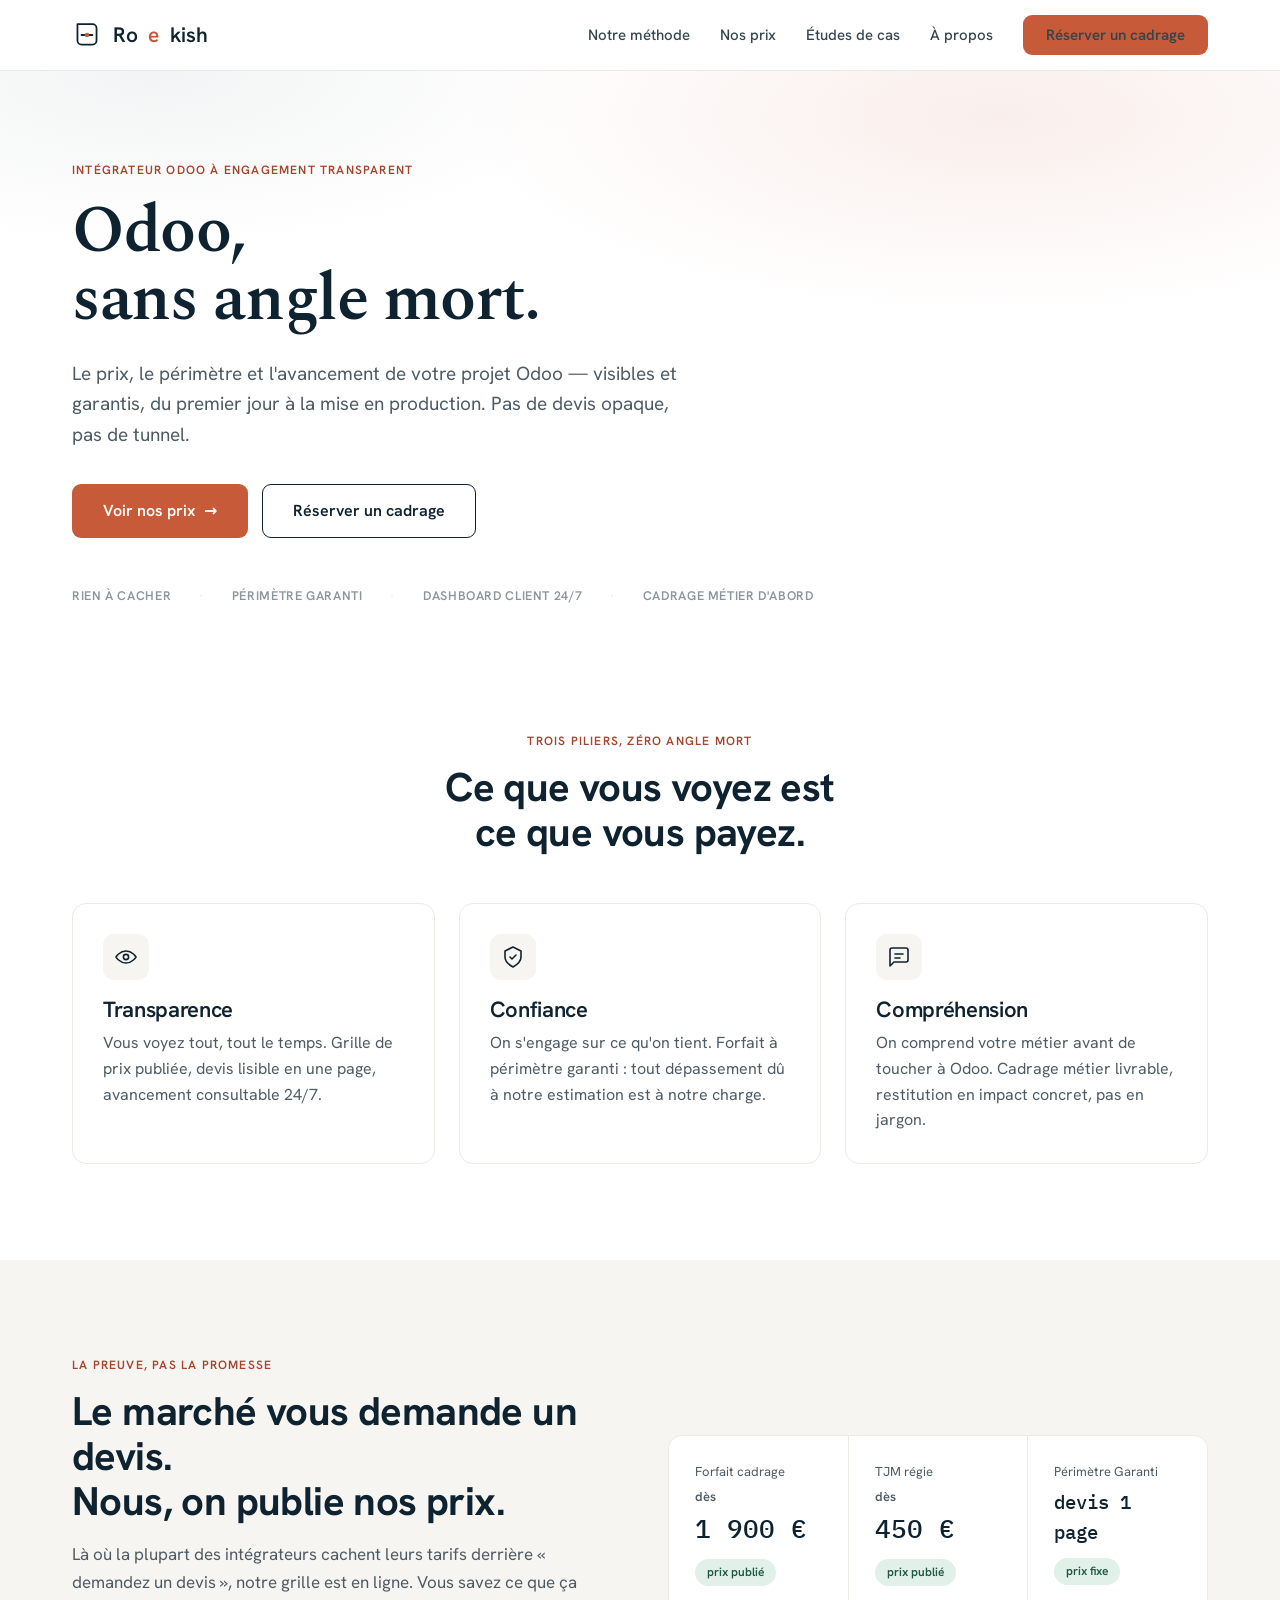
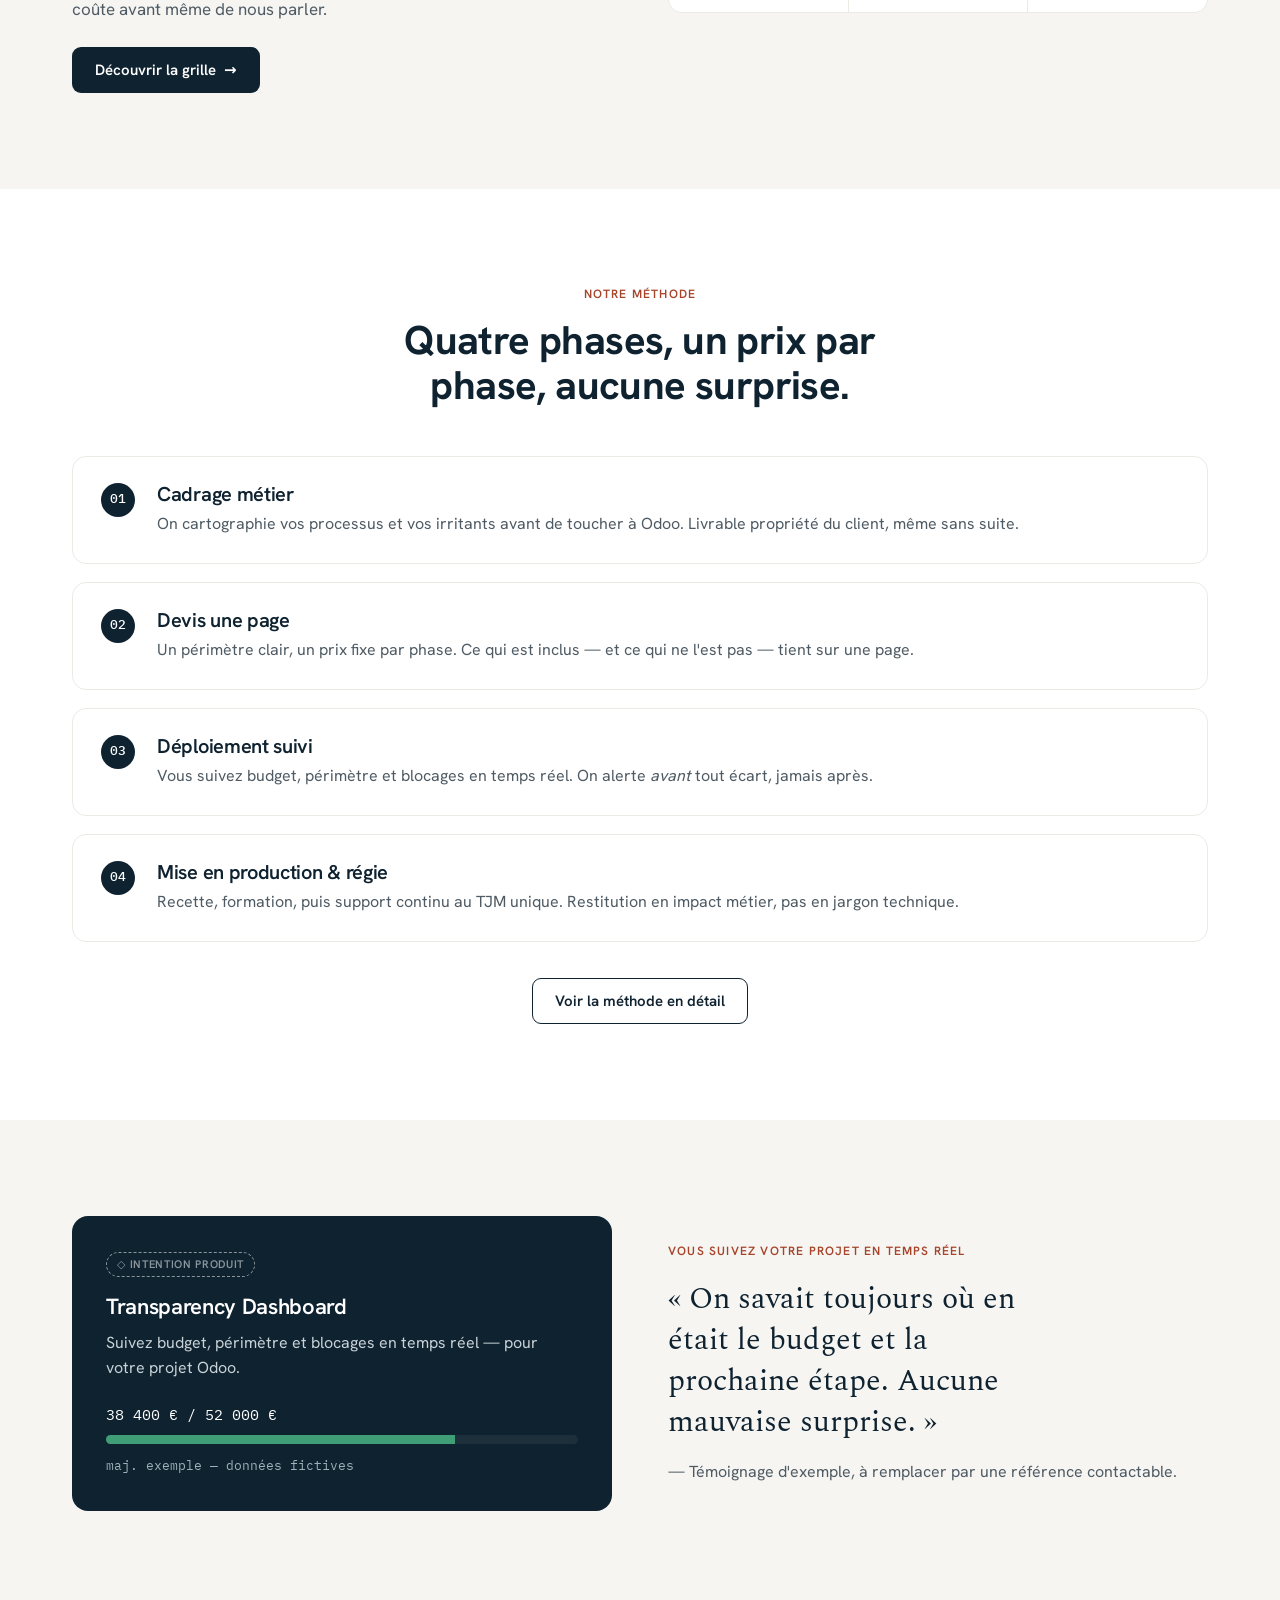
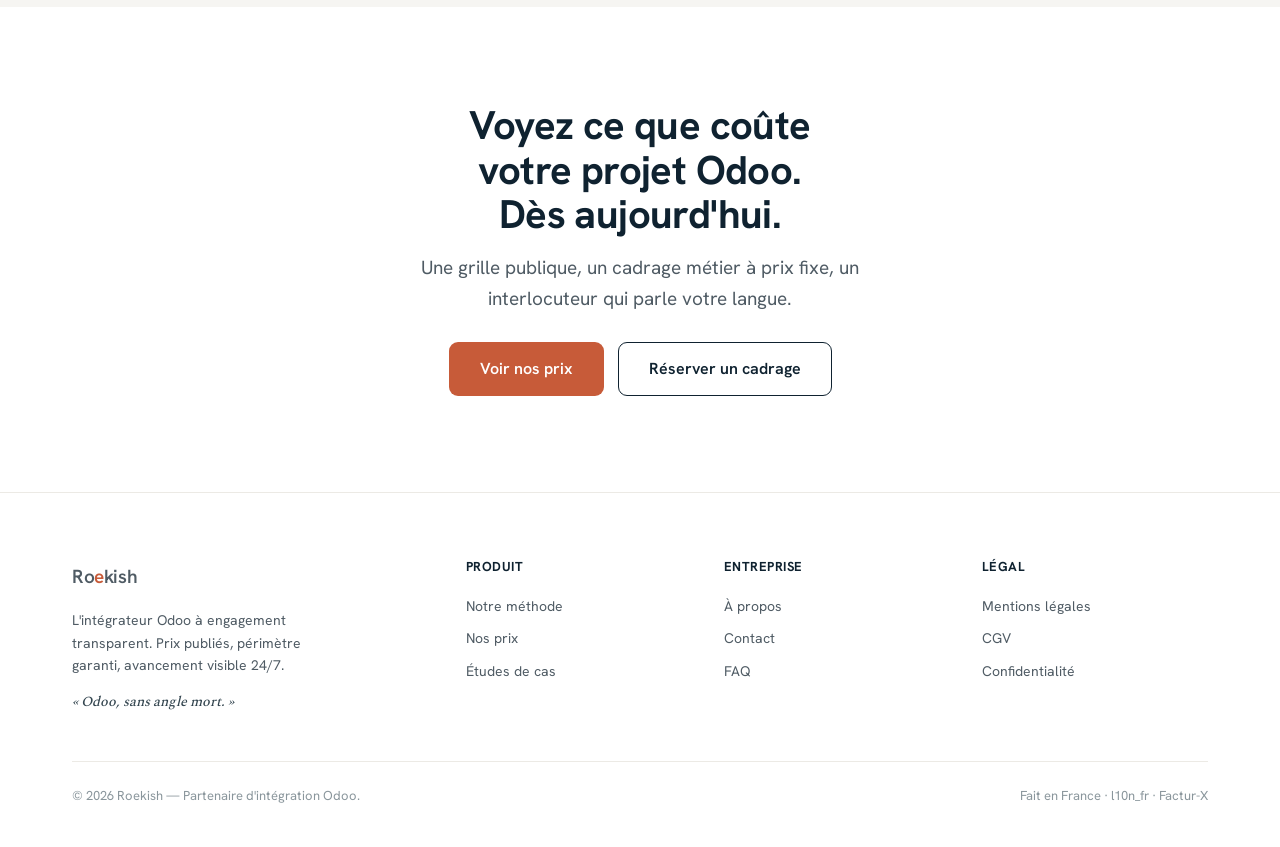
<file: index.html>
<!DOCTYPE html>
<html lang="fr">
<head>
<meta charset="utf-8">
<meta name="viewport" content="width=device-width, initial-scale=1">
<title>Roekish — Intégrateur Odoo à engagement transparent | Odoo, sans angle mort</title>
<meta name="description" content="Roekish intègre Odoo sans angle mort : prix publiés, périmètre garanti et avancement de projet visible 24/7. L'intégrateur Odoo français qui montre tout, du cadrage à la mise en production.">
<link rel="canonical" href="https://roekish.fr/">
<meta name="robots" content="noindex,nofollow">
<meta name="theme-color" content="#0F2230">
<!-- Open Graph -->
<meta property="og:type" content="website">
<meta property="og:site_name" content="Roekish">
<meta property="og:locale" content="fr_FR">
<meta property="og:url" content="https://roekish.fr/">
<meta property="og:title" content="Roekish — Odoo, sans angle mort">
<meta property="og:description" content="Prix publiés, périmètre garanti, avancement visible 24/7. L'intégrateur Odoo à engagement transparent.">
<meta property="og:image" content="https://roekish.fr/assets/og-image.svg">
<meta name="twitter:card" content="summary_large_image">
<meta name="twitter:title" content="Roekish — Odoo, sans angle mort">
<meta name="twitter:description" content="Prix publiés, périmètre garanti, avancement visible 24/7. L'intégrateur Odoo à engagement transparent.">
<meta name="twitter:image" content="https://roekish.fr/assets/og-image.svg">
<link rel="icon" href="assets/favicon.svg" type="image/svg+xml">
<script>document.documentElement.classList.add('js')</script>
<link rel="stylesheet" href="assets/roekish.css">
<script type="application/ld+json">
{
  "@context": "https://schema.org",
  "@graph": [
    {
      "@type": "Organization",
      "@id": "https://roekish.fr/#org",
      "name": "Roekish",
      "url": "https://roekish.fr/",
      "logo": "https://roekish.fr/assets/favicon.svg",
      "slogan": "Odoo, sans angle mort.",
      "description": "Intégrateur Odoo à engagement transparent : prix publiés, périmètre garanti, avancement visible 24/7.",
      "areaServed": "FR",
      "knowsAbout": ["Odoo", "ERP", "Intégration Odoo", "Localisation française Odoo", "Facturation électronique"]
    },
    {
      "@type": "WebSite",
      "@id": "https://roekish.fr/#site",
      "url": "https://roekish.fr/",
      "name": "Roekish",
      "inLanguage": "fr-FR",
      "publisher": { "@id": "https://roekish.fr/#org" }
    },
    {
      "@type": "ProfessionalService",
      "name": "Roekish — Intégration Odoo",
      "image": "https://roekish.fr/assets/og-image.svg",
      "url": "https://roekish.fr/",
      "areaServed": "France",
      "serviceType": "Intégration et déploiement Odoo ERP"
    }
  ]
}
</script>
</head>
<body>
<a class="skip" href="#main">Aller au contenu</a>

<nav class="nav" aria-label="Navigation principale"><div class="wrap">
  <a class="brand" href="index.html" aria-label="Roekish — accueil">
    <svg class="logo-symbol" width="30" height="30" viewBox="0 0 44 44" fill="none" aria-hidden="true"><path d="M8 6 H30 a6 6 0 0 1 6 6 V30 a6 6 0 0 1 -6 6 H14 a6 6 0 0 1 -6 -6 V6" stroke="#0F2230" stroke-width="2.6" stroke-linecap="round"/><line x1="14" y1="22" x2="30" y2="22" stroke="#0F2230" stroke-width="2.6" stroke-linecap="round"/><circle cx="22" cy="22" r="3.4" fill="#C75B39"/></svg>
    Ro<span class="oe">e</span>kish
  </a>
  <button class="nav-toggle" aria-label="Ouvrir le menu" aria-controls="nav-links" aria-expanded="false"><span></span><span></span><span></span></button>
  <div class="nav-links" id="nav-links">
    <a href="methode.html">Notre méthode</a>
    <a href="prix.html">Nos prix</a>
    <a href="etudes-de-cas.html">Études de cas</a>
    <a href="a-propos.html">À propos</a>
    <a class="btn btn-accent" href="contact.html" style="height:40px">Réserver un cadrage</a>
  </div>
</div></nav>

<main id="main">

<!-- ===================== HERO ===================== -->
<header class="hero"><div class="wrap">
  <p class="eyebrow" data-reveal>Intégrateur Odoo à engagement transparent</p>
  <h1 class="display" data-reveal data-reveal-delay="1" style="margin-top:18px">Odoo,<br>sans angle mort.</h1>
  <p class="lead" data-reveal data-reveal-delay="2">Le prix, le périmètre et l'avancement de votre projet Odoo — visibles et garantis, du premier jour à la mise en production. Pas de devis opaque, pas de tunnel.</p>
  <div class="hero-cta" data-reveal data-reveal-delay="3">
    <a class="btn btn-accent btn-lg" href="prix.html">Voir nos prix <span class="arr" aria-hidden="true">→</span></a>
    <a class="btn btn-secondary btn-lg" href="contact.html">Réserver un cadrage</a>
  </div>
  <div class="trust" data-reveal data-reveal-delay="3">
    <span>RIEN À CACHER</span><span class="sep">·</span><span>PÉRIMÈTRE GARANTI</span><span class="sep">·</span><span>DASHBOARD CLIENT 24/7</span><span class="sep">·</span><span>CADRAGE MÉTIER D'ABORD</span>
  </div>
</div></header>

<!-- ===================== PILLARS ===================== -->
<section><div class="wrap">
  <p class="eyebrow center" data-reveal>Trois piliers, zéro angle mort</p>
  <h2 class="center" data-reveal style="max-width:20ch;margin:14px auto 48px">Ce que vous voyez est ce que vous payez.</h2>
  <div class="grid g3">
    <article class="card lift feature" data-reveal>
      <div class="ic"><svg width="24" height="24" fill="none" stroke="#0F2230" stroke-width="1.6" stroke-linecap="round" stroke-linejoin="round" aria-hidden="true"><path d="M2 12s3.5-6 10-6 10 6 10 6-3.5 6-10 6-10-6-10-6Z"/><circle cx="12" cy="12" r="2.6"/></svg></div>
      <h3>Transparence</h3>
      <p class="muted">Vous voyez tout, tout le temps. Grille de prix publiée, devis lisible en une page, avancement consultable 24/7.</p>
    </article>
    <article class="card lift feature" data-reveal data-reveal-delay="1">
      <div class="ic"><svg width="24" height="24" fill="none" stroke="#0F2230" stroke-width="1.6" stroke-linecap="round" stroke-linejoin="round" aria-hidden="true"><path d="M12 2 4 6v6c0 5 3.5 7.5 8 10 4.5-2.5 8-5 8-10V6Z"/><path d="m9 12 2 2 4-4"/></svg></div>
      <h3>Confiance</h3>
      <p class="muted">On s'engage sur ce qu'on tient. Forfait à périmètre garanti : tout dépassement dû à notre estimation est à notre charge.</p>
    </article>
    <article class="card lift feature" data-reveal data-reveal-delay="2">
      <div class="ic"><svg width="24" height="24" fill="none" stroke="#0F2230" stroke-width="1.6" stroke-linecap="round" stroke-linejoin="round" aria-hidden="true"><path d="M21 15a2 2 0 0 1-2 2H7l-4 4V5a2 2 0 0 1 2-2h14a2 2 0 0 1 2 2Z"/><path d="M8 9h8M8 13h5"/></svg></div>
      <h3>Compréhension</h3>
      <p class="muted">On comprend votre métier avant de toucher à Odoo. Cadrage métier livrable, restitution en impact concret, pas en jargon.</p>
    </article>
  </div>
</div></section>

<!-- ===================== PUBLISHED PRICING ===================== -->
<section class="tint"><div class="wrap">
  <div class="split">
    <div data-reveal>
      <p class="eyebrow">La preuve, pas la promesse</p>
      <h2 style="margin:14px 0 18px">Le marché vous demande un devis.<br>Nous, on publie nos prix.</h2>
      <p class="lead" style="font-size:17px">Là où la plupart des intégrateurs cachent leurs tarifs derrière « demandez un devis », notre grille est en ligne. Vous savez ce que ça coûte avant même de nous parler.</p>
      <a class="btn btn-primary" href="prix.html" style="margin-top:24px">Découvrir la grille <span class="arr" aria-hidden="true">→</span></a>
    </div>
    <div class="proof-strip" data-reveal data-reveal-delay="1">
      <div><div class="muted" style="font-size:13px">Forfait cadrage</div><div class="amt"><span style="font-family:var(--sans);font-size:13px;font-weight:600;color:var(--encre-60);display:block">dès</span>1 900 €</div><span class="pill preuve" style="margin-top:10px">prix publié</span></div>
      <div><div class="muted" style="font-size:13px">TJM régie</div><div class="amt"><span style="font-family:var(--sans);font-size:13px;font-weight:600;color:var(--encre-60);display:block">dès</span>450 €</div><span class="pill preuve" style="margin-top:10px">prix publié</span></div>
      <div><div class="muted" style="font-size:13px">Périmètre Garanti</div><div class="amt" style="font-size:19px">devis 1 page</div><span class="pill preuve" style="margin-top:10px">prix fixe</span></div>
    </div>
  </div>
</div></section>

<!-- ===================== METHOD TEASER ===================== -->
<section><div class="wrap">
  <p class="eyebrow center" data-reveal>Notre méthode</p>
  <h2 class="center" data-reveal style="max-width:24ch;margin:14px auto 48px">Quatre phases, un prix par phase, aucune surprise.</h2>
  <div class="steps">
    <div class="steprow" data-reveal><span class="n" aria-hidden="true"></span><div><h3>Cadrage métier</h3><p class="muted">On cartographie vos processus et vos irritants avant de toucher à Odoo. Livrable propriété du client, même sans suite.</p></div></div>
    <div class="steprow" data-reveal data-reveal-delay="1"><span class="n" aria-hidden="true"></span><div><h3>Devis une page</h3><p class="muted">Un périmètre clair, un prix fixe par phase. Ce qui est inclus — et ce qui ne l'est pas — tient sur une page.</p></div></div>
    <div class="steprow" data-reveal data-reveal-delay="2"><span class="n" aria-hidden="true"></span><div><h3>Déploiement suivi</h3><p class="muted">Vous suivez budget, périmètre et blocages en temps réel. On alerte <em>avant</em> tout écart, jamais après.</p></div></div>
    <div class="steprow" data-reveal data-reveal-delay="3"><span class="n" aria-hidden="true"></span><div><h3>Mise en production & régie</h3><p class="muted">Recette, formation, puis support continu au TJM unique. Restitution en impact métier, pas en jargon technique.</p></div></div>
  </div>
  <div class="center" style="margin-top:36px" data-reveal><a class="btn btn-secondary" href="methode.html">Voir la méthode en détail</a></div>
</div></section>

<!-- ===================== DASHBOARD + TESTIMONIAL ===================== -->
<section class="tint"><div class="wrap">
  <div class="split">
    <div class="dashprev" data-reveal>
      <span class="gate">◇ Intention produit</span>
      <h3 style="color:#fff;margin:18px 0 10px;font-size:22px">Transparency Dashboard</h3>
      <p style="color:#c8d2d7">Suivez budget, périmètre et blocages en temps réel — pour votre projet Odoo.</p>
      <div style="margin-top:22px">
        <div class="num" style="font-size:15px;color:#fff">38 400 € / 52 000 €</div>
        <div class="bar"><span style="width:74%;background:#3f9e76"></span></div>
        <div class="num" style="font-size:13px;color:#9fb0b8;margin-top:12px">maj. exemple — données fictives</div>
      </div>
    </div>
    <div data-reveal data-reveal-delay="1">
      <p class="eyebrow">Vous suivez votre projet en temps réel</p>
      <p class="quote" style="margin:18px 0 0">« On savait toujours où en était le budget et la prochaine étape. Aucune mauvaise surprise. »</p>
      <p class="muted" style="margin-top:16px">— Témoignage d'exemple, à remplacer par une référence contactable.</p>
    </div>
  </div>
</div></section>

<!-- ===================== CTA BAND ===================== -->
<section class="cta-band"><div class="wrap">
  <h2 data-reveal>Voyez ce que coûte votre projet Odoo. Dès aujourd'hui.</h2>
  <p class="lead" data-reveal>Une grille publique, un cadrage métier à prix fixe, un interlocuteur qui parle votre langue.</p>
  <div class="row" data-reveal data-reveal-delay="1"><a class="btn btn-accent btn-lg" href="prix.html">Voir nos prix</a><a class="btn btn-secondary btn-lg" href="contact.html">Réserver un cadrage</a></div>
</div></section>

</main>

<!-- ===================== FOOTER ===================== -->
<footer class="foot"><div class="wrap">
  <div class="foot-grid">
    <div>
      <a class="brand" href="index.html" style="font-size:19px">Ro<span class="oe">e</span>kish</a>
      <p style="margin-top:12px;max-width:34ch">L'intégrateur Odoo à engagement transparent. Prix publiés, périmètre garanti, avancement visible 24/7.</p>
      <p class="kicker" style="margin-top:14px;color:var(--encre-80)">« Odoo, sans angle mort. »</p>
    </div>
    <div><strong>Produit</strong><a href="methode.html">Notre méthode</a><a href="prix.html">Nos prix</a><a href="etudes-de-cas.html">Études de cas</a></div>
    <div><strong>Entreprise</strong><a href="a-propos.html">À propos</a><a href="contact.html">Contact</a><a href="prix.html#faq">FAQ</a></div>
    <div><strong>Légal</strong><a href="mentions-legales.html">Mentions légales</a><a href="cgv.html">CGV</a><a href="confidentialite.html">Confidentialité</a></div>
  </div>
  <div class="foot-bottom">
    <span>© <span data-year>2026</span> Roekish — Partenaire d'intégration Odoo.</span>
    <span>Fait en France · l10n_fr · Factur-X</span>
  </div>
</div></footer>

<script src="assets/site.js" defer></script>
</body>
</html>
</file>
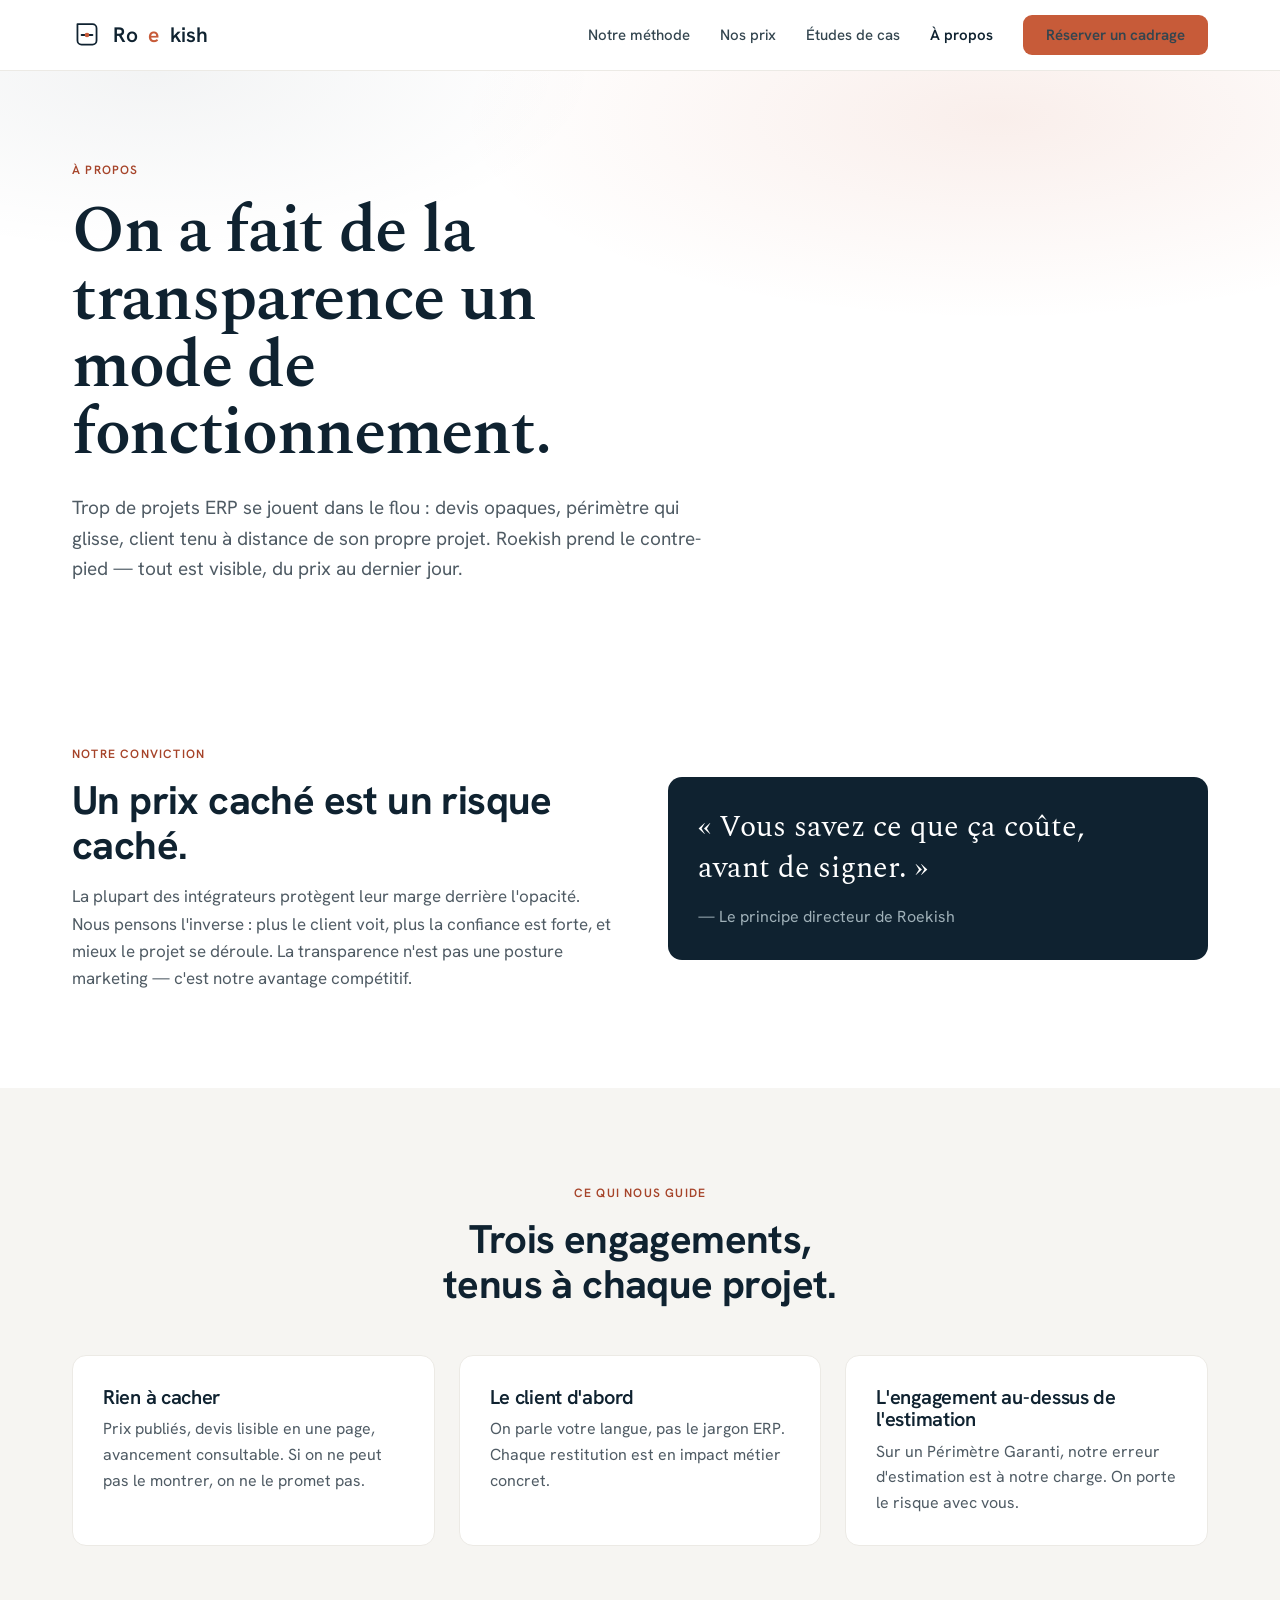
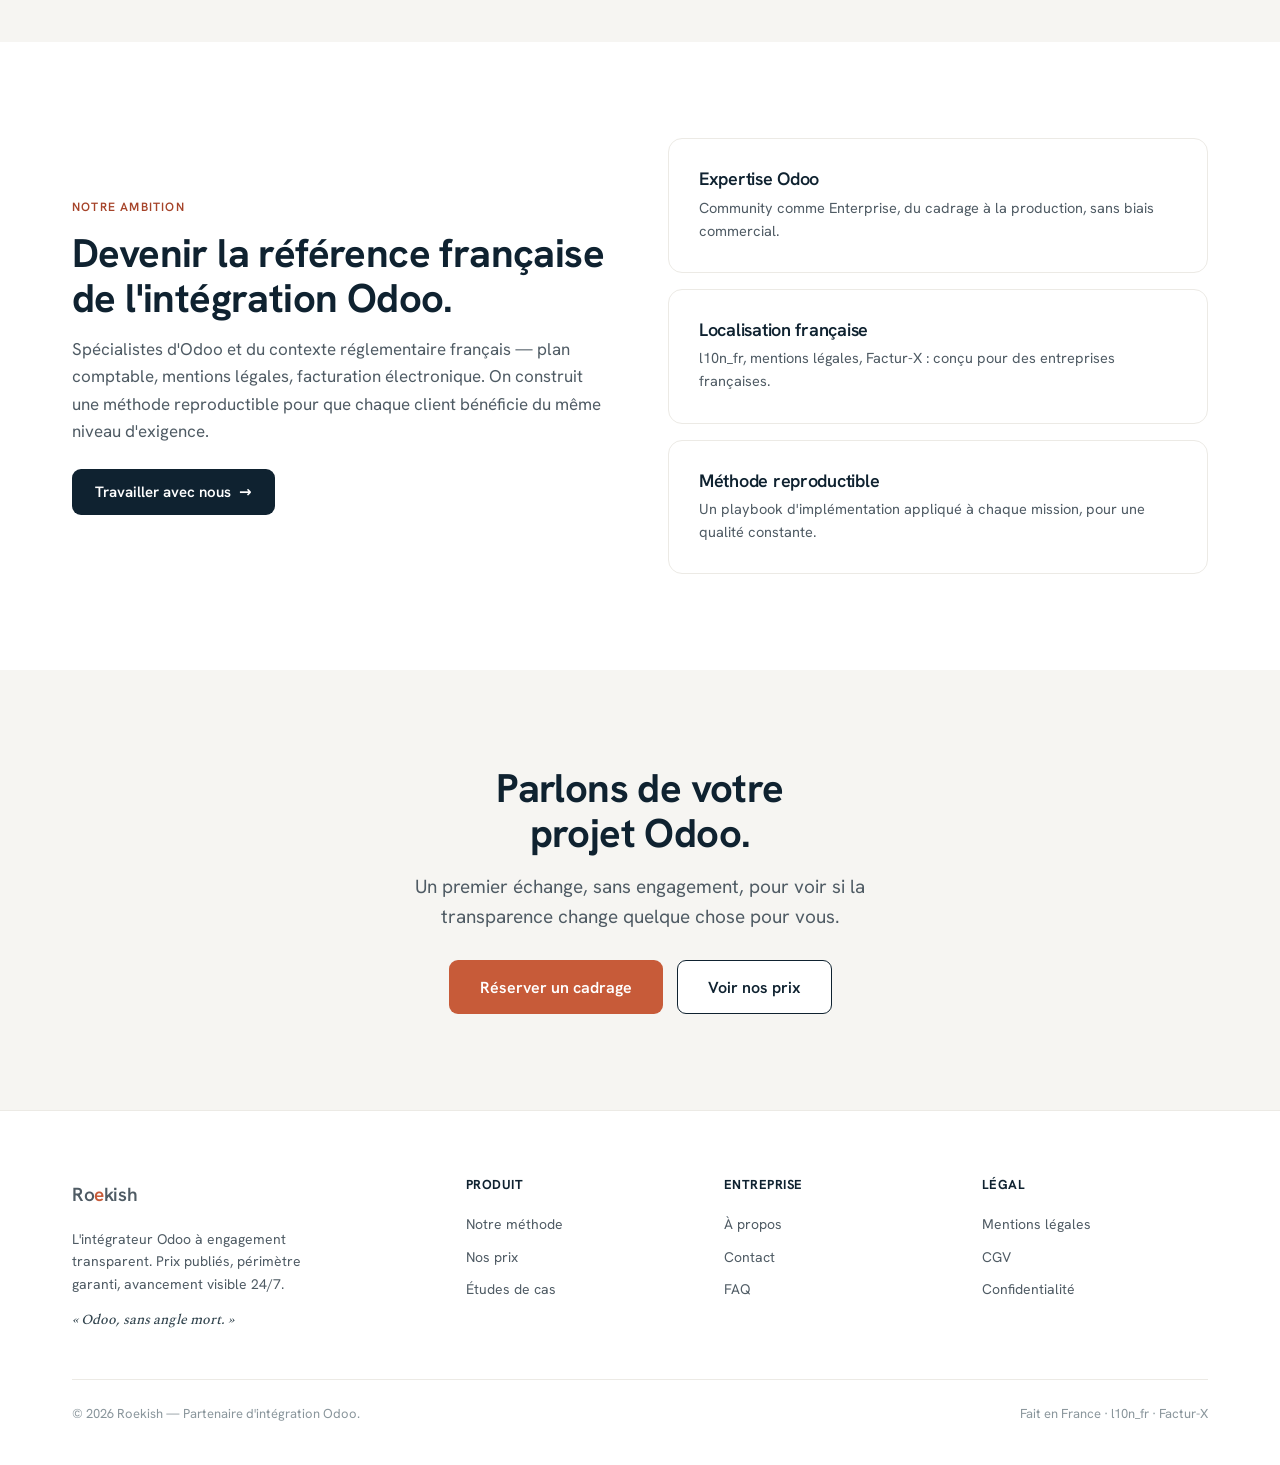
<file: a-propos.html>
<!DOCTYPE html>
<html lang="fr">
<head>
<meta charset="utf-8">
<meta name="viewport" content="width=device-width, initial-scale=1">
<title>À propos — Roekish, l'intégrateur Odoo transparent | Roekish</title>
<meta name="description" content="Roekish veut devenir la référence française de l'intégration Odoo en faisant de la transparence le mode de fonctionnement : prix publiés, périmètre garanti, avancement visible.">
<link rel="canonical" href="https://roekish.fr/a-propos.html">
<meta name="robots" content="noindex,nofollow">
<meta name="theme-color" content="#0F2230">
<meta property="og:type" content="website">
<meta property="og:site_name" content="Roekish">
<meta property="og:locale" content="fr_FR">
<meta property="og:url" content="https://roekish.fr/a-propos.html">
<meta property="og:title" content="À propos — Roekish, l'intégrateur Odoo transparent">
<meta property="og:description" content="Notre conviction : un projet Odoo réussit quand le client voit tout. Prix, périmètre, avancement.">
<meta property="og:image" content="https://roekish.fr/assets/og-image.svg">
<meta name="twitter:card" content="summary_large_image">
<meta name="twitter:image" content="https://roekish.fr/assets/og-image.svg">
<link rel="icon" href="assets/favicon.svg" type="image/svg+xml">
<script>document.documentElement.classList.add('js')</script>
<link rel="stylesheet" href="assets/roekish.css">
</head>
<body>
<a class="skip" href="#main">Aller au contenu</a>

<nav class="nav" aria-label="Navigation principale"><div class="wrap">
  <a class="brand" href="index.html" aria-label="Roekish — accueil">
    <svg class="logo-symbol" width="30" height="30" viewBox="0 0 44 44" fill="none" aria-hidden="true"><path d="M8 6 H30 a6 6 0 0 1 6 6 V30 a6 6 0 0 1 -6 6 H14 a6 6 0 0 1 -6 -6 V6" stroke="#0F2230" stroke-width="2.6" stroke-linecap="round"/><line x1="14" y1="22" x2="30" y2="22" stroke="#0F2230" stroke-width="2.6" stroke-linecap="round"/><circle cx="22" cy="22" r="3.4" fill="#C75B39"/></svg>
    Ro<span class="oe">e</span>kish
  </a>
  <button class="nav-toggle" aria-label="Ouvrir le menu" aria-controls="nav-links" aria-expanded="false"><span></span><span></span><span></span></button>
  <div class="nav-links" id="nav-links">
    <a href="methode.html">Notre méthode</a>
    <a href="prix.html">Nos prix</a>
    <a href="etudes-de-cas.html">Études de cas</a>
    <a href="a-propos.html" class="active" aria-current="page">À propos</a>
    <a class="btn btn-accent" href="contact.html" style="height:40px">Réserver un cadrage</a>
  </div>
</div></nav>

<main id="main">

<header class="hero"><div class="wrap">
  <p class="eyebrow" data-reveal>À propos</p>
  <h1 class="display" data-reveal data-reveal-delay="1" style="margin-top:18px;max-width:17ch">On a fait de la transparence un mode de fonctionnement.</h1>
  <p class="lead" data-reveal data-reveal-delay="2" style="max-width:58ch">Trop de projets ERP se jouent dans le flou : devis opaques, périmètre qui glisse, client tenu à distance de son propre projet. Roekish prend le contre-pied — tout est visible, du prix au dernier jour.</p>
</div></header>

<section><div class="wrap">
  <div class="split">
    <div data-reveal>
      <p class="eyebrow">Notre conviction</p>
      <h2 style="margin:14px 0 16px">Un prix caché est un risque caché.</h2>
      <p class="lead" style="font-size:17px">La plupart des intégrateurs protègent leur marge derrière l'opacité. Nous pensons l'inverse : plus le client voit, plus la confiance est forte, et mieux le projet se déroule. La transparence n'est pas une posture marketing — c'est notre avantage compétitif.</p>
    </div>
    <figure class="card" data-reveal data-reveal-delay="1" style="margin:0;background:var(--encre);color:#fff;border:none">
      <p class="quote" style="color:#fff">« Vous savez ce que ça coûte, avant de signer. »</p>
      <figcaption style="margin-top:16px;color:#9fb0b8">— Le principe directeur de Roekish</figcaption>
    </figure>
  </div>
</div></section>

<section class="tint"><div class="wrap">
  <p class="eyebrow center" data-reveal>Ce qui nous guide</p>
  <h2 class="center" data-reveal style="margin:14px auto 48px;max-width:20ch">Trois engagements, tenus à chaque projet.</h2>
  <div class="grid g3">
    <div class="card lift" data-reveal><h3>Rien à cacher</h3><p class="muted" style="margin-top:8px">Prix publiés, devis lisible en une page, avancement consultable. Si on ne peut pas le montrer, on ne le promet pas.</p></div>
    <div class="card lift" data-reveal data-reveal-delay="1"><h3>Le client d'abord</h3><p class="muted" style="margin-top:8px">On parle votre langue, pas le jargon ERP. Chaque restitution est en impact métier concret.</p></div>
    <div class="card lift" data-reveal data-reveal-delay="2"><h3>L'engagement au-dessus de l'estimation</h3><p class="muted" style="margin-top:8px">Sur un Périmètre Garanti, notre erreur d'estimation est à notre charge. On porte le risque avec vous.</p></div>
  </div>
</div></section>

<section><div class="wrap">
  <div class="split">
    <div data-reveal>
      <p class="eyebrow">Notre ambition</p>
      <h2 style="margin:14px 0 16px">Devenir la référence française de l'intégration Odoo.</h2>
      <p class="lead" style="font-size:17px">Spécialistes d'Odoo et du contexte réglementaire français — plan comptable, mentions légales, facturation électronique. On construit une méthode reproductible pour que chaque client bénéficie du même niveau d'exigence.</p>
      <a class="btn btn-primary" href="contact.html" style="margin-top:24px">Travailler avec nous <span class="arr" aria-hidden="true">→</span></a>
    </div>
    <div class="grid" data-reveal data-reveal-delay="1" style="gap:16px">
      <div class="card"><h3 style="font-size:18px">Expertise Odoo</h3><p class="muted" style="font-size:14.5px;margin-top:6px">Community comme Enterprise, du cadrage à la production, sans biais commercial.</p></div>
      <div class="card"><h3 style="font-size:18px">Localisation française</h3><p class="muted" style="font-size:14.5px;margin-top:6px">l10n_fr, mentions légales, Factur-X : conçu pour des entreprises françaises.</p></div>
      <div class="card"><h3 style="font-size:18px">Méthode reproductible</h3><p class="muted" style="font-size:14.5px;margin-top:6px">Un playbook d'implémentation appliqué à chaque mission, pour une qualité constante.</p></div>
    </div>
  </div>
</div></section>

<section class="cta-band tint"><div class="wrap">
  <h2 data-reveal>Parlons de votre projet Odoo.</h2>
  <p class="lead" data-reveal>Un premier échange, sans engagement, pour voir si la transparence change quelque chose pour vous.</p>
  <div class="row" data-reveal data-reveal-delay="1"><a class="btn btn-accent btn-lg" href="contact.html">Réserver un cadrage</a><a class="btn btn-secondary btn-lg" href="prix.html">Voir nos prix</a></div>
</div></section>

</main>

<footer class="foot"><div class="wrap">
  <div class="foot-grid">
    <div>
      <a class="brand" href="index.html" style="font-size:19px">Ro<span class="oe">e</span>kish</a>
      <p style="margin-top:12px;max-width:34ch">L'intégrateur Odoo à engagement transparent. Prix publiés, périmètre garanti, avancement visible 24/7.</p>
      <p class="kicker" style="margin-top:14px;color:var(--encre-80)">« Odoo, sans angle mort. »</p>
    </div>
    <div><strong>Produit</strong><a href="methode.html">Notre méthode</a><a href="prix.html">Nos prix</a><a href="etudes-de-cas.html">Études de cas</a></div>
    <div><strong>Entreprise</strong><a href="a-propos.html">À propos</a><a href="contact.html">Contact</a><a href="prix.html#faq">FAQ</a></div>
    <div><strong>Légal</strong><a href="mentions-legales.html">Mentions légales</a><a href="cgv.html">CGV</a><a href="confidentialite.html">Confidentialité</a></div>
  </div>
  <div class="foot-bottom">
    <span>© <span data-year>2026</span> Roekish — Partenaire d'intégration Odoo.</span>
    <span>Fait en France · l10n_fr · Factur-X</span>
  </div>
</div></footer>

<script src="assets/site.js" defer></script>
</body>
</html>
</file>
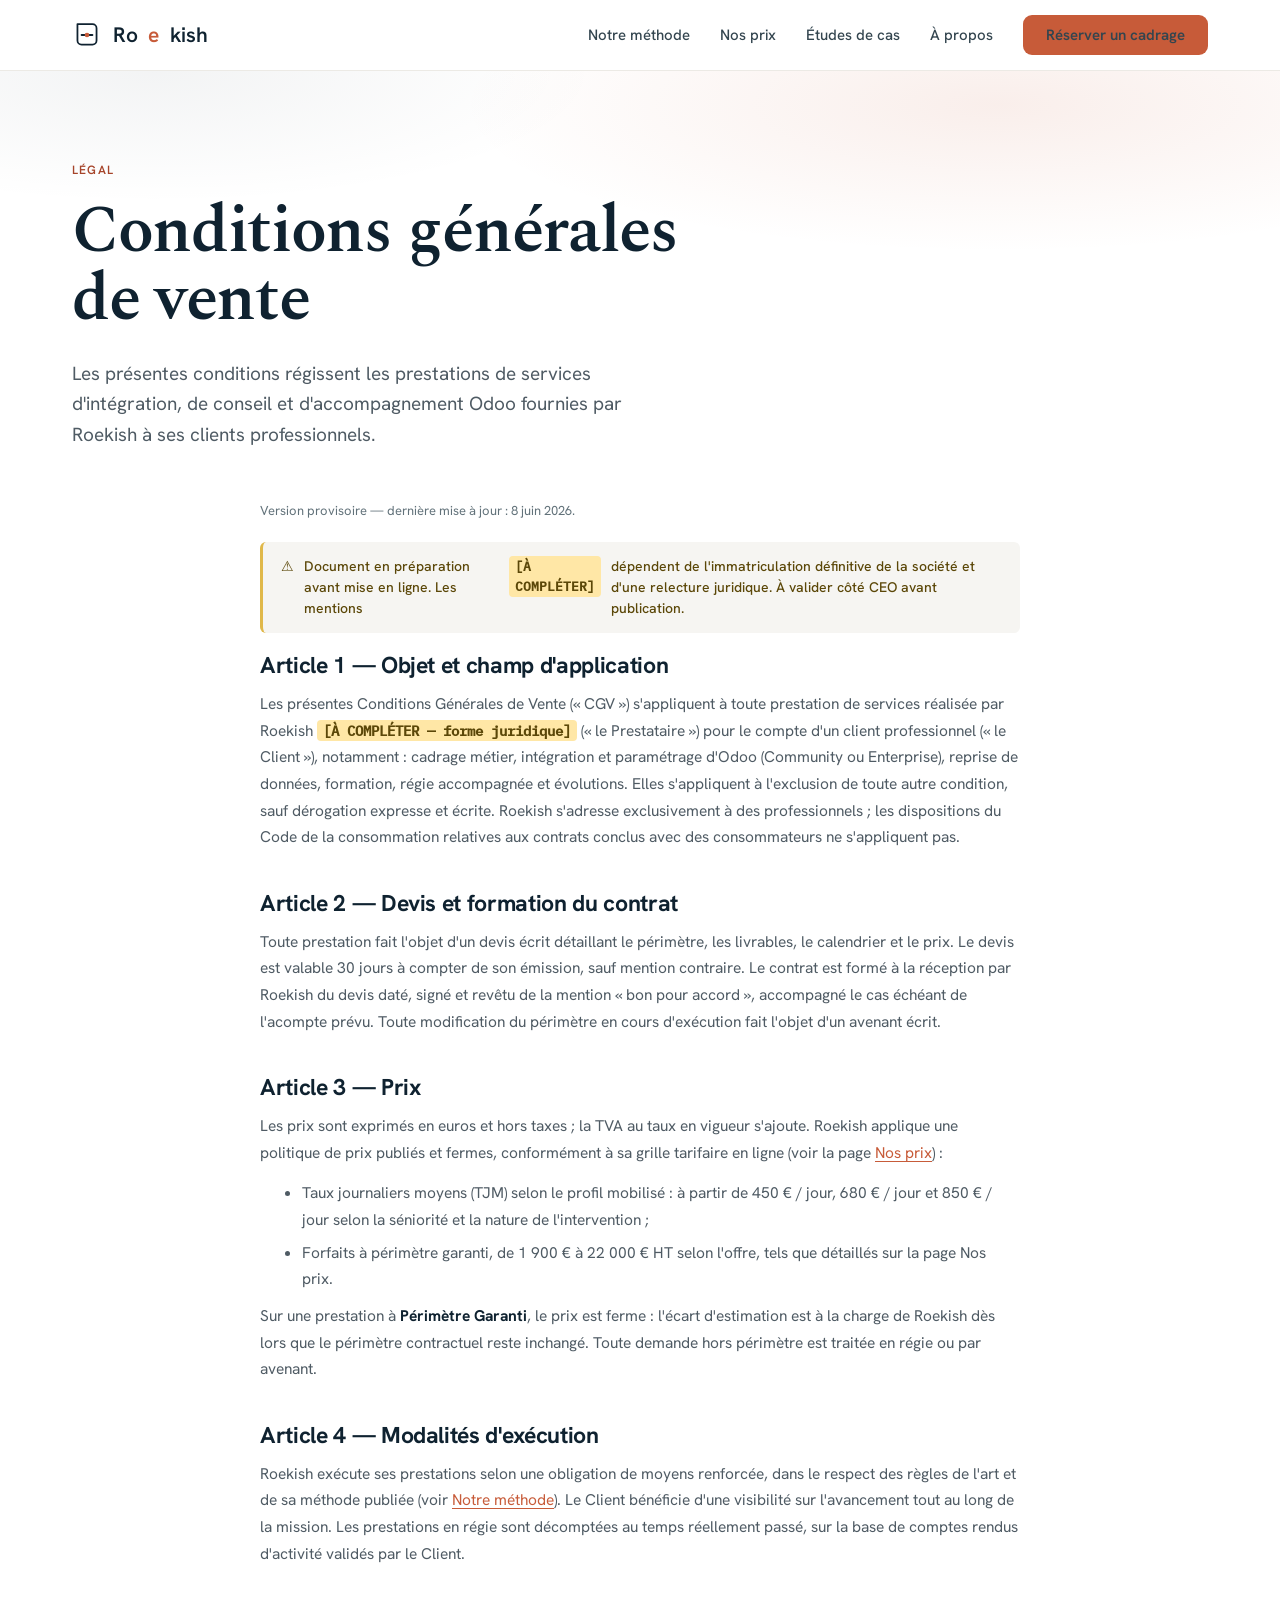
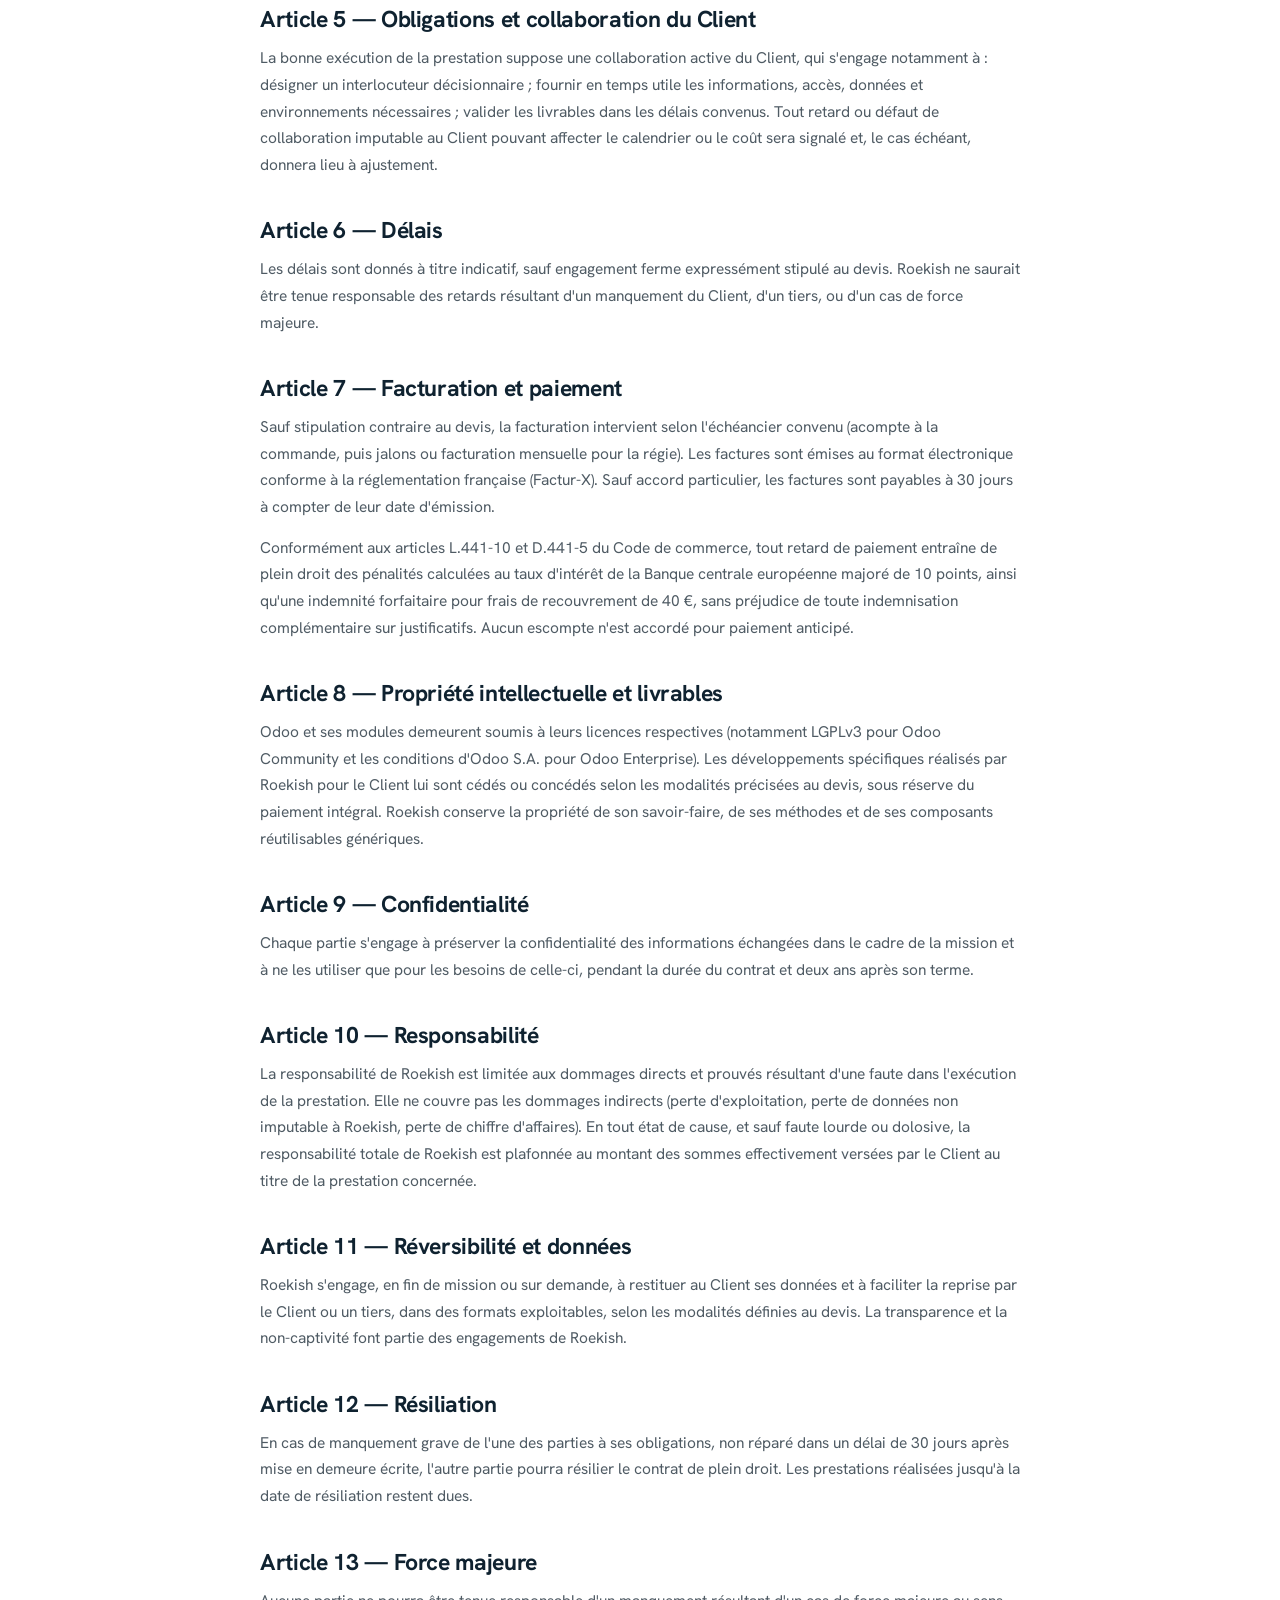
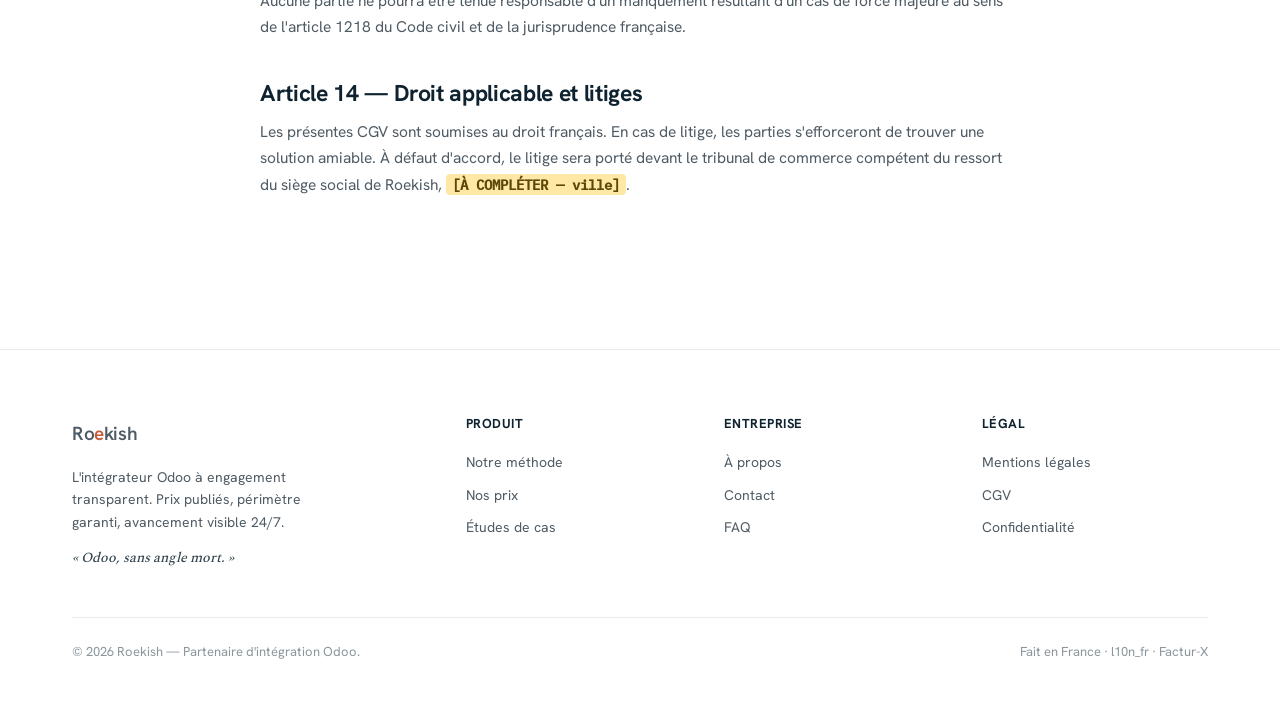
<file: cgv.html>
<!DOCTYPE html>
<html lang="fr">
<head>
<meta charset="utf-8">
<meta name="viewport" content="width=device-width, initial-scale=1">
<title>Conditions générales de vente (CGV) | Roekish</title>
<meta name="description" content="Conditions générales de vente des prestations d'intégration Odoo de Roekish — devis, prix, exécution, facturation, responsabilité et réversibilité.">
<link rel="canonical" href="https://roekish.fr/cgv.html">
<meta name="robots" content="noindex,nofollow">
<meta name="theme-color" content="#0F2230">
<meta property="og:type" content="website">
<meta property="og:site_name" content="Roekish">
<meta property="og:locale" content="fr_FR">
<meta property="og:url" content="https://roekish.fr/cgv.html">
<meta property="og:title" content="Conditions générales de vente | Roekish">
<meta property="og:description" content="CGV des prestations d'intégration Odoo de Roekish — devis, prix engagés, facturation, responsabilité.">
<meta property="og:image" content="https://roekish.fr/assets/og-image.svg">
<meta name="twitter:card" content="summary_large_image">
<meta name="twitter:image" content="https://roekish.fr/assets/og-image.svg">
<link rel="icon" href="assets/favicon.svg" type="image/svg+xml">
<script>document.documentElement.classList.add('js')</script>
<link rel="stylesheet" href="assets/roekish.css">
<style>
  .legal-main{padding-bottom:40px}
  .legal{max-width:760px;margin:0 auto}
  .legal h2{font-size:23px;margin:40px 0 12px}
  .legal h3{font-size:17px;margin:24px 0 8px}
  .legal p,.legal li{color:var(--encre-60,#3a4a52);line-height:1.72;font-size:15.5px}
  .legal ul{margin:10px 0 10px 20px}
  .legal li{margin-bottom:6px}
  .legal a{color:var(--terracotta,#C75B39)}
  .legal .updated{font-size:13px;color:#62727a}
  .todo{background:#FFE7A6;color:#5b4708;padding:1px 6px;border-radius:4px;font-weight:600;font-size:0.92em}
  .legal-note{background:var(--papier,#F7F3EC);border-left:3px solid #E0B84A;padding:14px 18px;border-radius:6px;margin:20px 0;font-size:14px;color:#5b4708}
</style>
</head>
<body>
<a class="skip" href="#main">Aller au contenu</a>

<nav class="nav" aria-label="Navigation principale"><div class="wrap">
  <a class="brand" href="index.html" aria-label="Roekish — accueil">
    <svg class="logo-symbol" width="30" height="30" viewBox="0 0 44 44" fill="none" aria-hidden="true"><path d="M8 6 H30 a6 6 0 0 1 6 6 V30 a6 6 0 0 1 -6 6 H14 a6 6 0 0 1 -6 -6 V6" stroke="#0F2230" stroke-width="2.6" stroke-linecap="round"/><line x1="14" y1="22" x2="30" y2="22" stroke="#0F2230" stroke-width="2.6" stroke-linecap="round"/><circle cx="22" cy="22" r="3.4" fill="#C75B39"/></svg>
    Ro<span class="oe">e</span>kish
  </a>
  <button class="nav-toggle" aria-label="Ouvrir le menu" aria-controls="nav-links" aria-expanded="false"><span></span><span></span><span></span></button>
  <div class="nav-links" id="nav-links">
    <a href="methode.html">Notre méthode</a>
    <a href="prix.html">Nos prix</a>
    <a href="etudes-de-cas.html">Études de cas</a>
    <a href="a-propos.html">À propos</a>
    <a class="btn btn-accent" href="contact.html" style="height:40px">Réserver un cadrage</a>
  </div>
</div></nav>

<main id="main" class="legal-main">

<header class="hero"><div class="wrap">
  <p class="eyebrow" data-reveal>Légal</p>
  <h1 class="display" data-reveal data-reveal-delay="1" style="margin-top:18px;max-width:18ch">Conditions générales de vente</h1>
  <p class="lead" data-reveal data-reveal-delay="2" style="max-width:56ch">Les présentes conditions régissent les prestations de services d'intégration, de conseil et d'accompagnement Odoo fournies par Roekish à ses clients professionnels.</p>
</div></header>

<section style="padding-top:8px"><div class="wrap">
  <div class="legal" data-reveal>
    <p class="updated">Version provisoire — dernière mise à jour : 8 juin 2026.</p>

    <div class="legal-note">Document en préparation avant mise en ligne. Les mentions <span class="todo">[À COMPLÉTER]</span> dépendent de l'immatriculation définitive de la société et d'une relecture juridique. À valider côté CEO avant publication.</div>

    <h2>Article 1 — Objet et champ d'application</h2>
    <p>Les présentes Conditions Générales de Vente (« CGV ») s'appliquent à toute prestation de services réalisée par Roekish <span class="todo">[À COMPLÉTER — forme juridique]</span> (« le Prestataire ») pour le compte d'un client professionnel (« le Client »), notamment : cadrage métier, intégration et paramétrage d'Odoo (Community ou Enterprise), reprise de données, formation, régie accompagnée et évolutions. Elles s'appliquent à l'exclusion de toute autre condition, sauf dérogation expresse et écrite. Roekish s'adresse exclusivement à des professionnels ; les dispositions du Code de la consommation relatives aux contrats conclus avec des consommateurs ne s'appliquent pas.</p>

    <h2>Article 2 — Devis et formation du contrat</h2>
    <p>Toute prestation fait l'objet d'un devis écrit détaillant le périmètre, les livrables, le calendrier et le prix. Le devis est valable 30 jours à compter de son émission, sauf mention contraire. Le contrat est formé à la réception par Roekish du devis daté, signé et revêtu de la mention « bon pour accord », accompagné le cas échéant de l'acompte prévu. Toute modification du périmètre en cours d'exécution fait l'objet d'un avenant écrit.</p>

    <h2>Article 3 — Prix</h2>
    <p>Les prix sont exprimés en euros et hors taxes ; la TVA au taux en vigueur s'ajoute. Roekish applique une politique de prix publiés et fermes, conformément à sa grille tarifaire en ligne (voir la page <a href="prix.html">Nos prix</a>) :</p>
    <ul>
      <li>Taux journaliers moyens (TJM) selon le profil mobilisé : à partir de 450 € / jour, 680 € / jour et 850 € / jour selon la séniorité et la nature de l'intervention ;</li>
      <li>Forfaits à périmètre garanti, de 1 900 € à 22 000 € HT selon l'offre, tels que détaillés sur la page Nos prix.</li>
    </ul>
    <p>Sur une prestation à <strong>Périmètre Garanti</strong>, le prix est ferme : l'écart d'estimation est à la charge de Roekish dès lors que le périmètre contractuel reste inchangé. Toute demande hors périmètre est traitée en régie ou par avenant.</p>

    <h2>Article 4 — Modalités d'exécution</h2>
    <p>Roekish exécute ses prestations selon une obligation de moyens renforcée, dans le respect des règles de l'art et de sa méthode publiée (voir <a href="methode.html">Notre méthode</a>). Le Client bénéficie d'une visibilité sur l'avancement tout au long de la mission. Les prestations en régie sont décomptées au temps réellement passé, sur la base de comptes rendus d'activité validés par le Client.</p>

    <h2>Article 5 — Obligations et collaboration du Client</h2>
    <p>La bonne exécution de la prestation suppose une collaboration active du Client, qui s'engage notamment à : désigner un interlocuteur décisionnaire ; fournir en temps utile les informations, accès, données et environnements nécessaires ; valider les livrables dans les délais convenus. Tout retard ou défaut de collaboration imputable au Client pouvant affecter le calendrier ou le coût sera signalé et, le cas échéant, donnera lieu à ajustement.</p>

    <h2>Article 6 — Délais</h2>
    <p>Les délais sont donnés à titre indicatif, sauf engagement ferme expressément stipulé au devis. Roekish ne saurait être tenue responsable des retards résultant d'un manquement du Client, d'un tiers, ou d'un cas de force majeure.</p>

    <h2>Article 7 — Facturation et paiement</h2>
    <p>Sauf stipulation contraire au devis, la facturation intervient selon l'échéancier convenu (acompte à la commande, puis jalons ou facturation mensuelle pour la régie). Les factures sont émises au format électronique conforme à la réglementation française (Factur-X). Sauf accord particulier, les factures sont payables à 30 jours à compter de leur date d'émission.</p>
    <p>Conformément aux articles L.441-10 et D.441-5 du Code de commerce, tout retard de paiement entraîne de plein droit des pénalités calculées au taux d'intérêt de la Banque centrale européenne majoré de 10 points, ainsi qu'une indemnité forfaitaire pour frais de recouvrement de 40 €, sans préjudice de toute indemnisation complémentaire sur justificatifs. Aucun escompte n'est accordé pour paiement anticipé.</p>

    <h2>Article 8 — Propriété intellectuelle et livrables</h2>
    <p>Odoo et ses modules demeurent soumis à leurs licences respectives (notamment LGPLv3 pour Odoo Community et les conditions d'Odoo S.A. pour Odoo Enterprise). Les développements spécifiques réalisés par Roekish pour le Client lui sont cédés ou concédés selon les modalités précisées au devis, sous réserve du paiement intégral. Roekish conserve la propriété de son savoir-faire, de ses méthodes et de ses composants réutilisables génériques.</p>

    <h2>Article 9 — Confidentialité</h2>
    <p>Chaque partie s'engage à préserver la confidentialité des informations échangées dans le cadre de la mission et à ne les utiliser que pour les besoins de celle-ci, pendant la durée du contrat et deux ans après son terme.</p>

    <h2>Article 10 — Responsabilité</h2>
    <p>La responsabilité de Roekish est limitée aux dommages directs et prouvés résultant d'une faute dans l'exécution de la prestation. Elle ne couvre pas les dommages indirects (perte d'exploitation, perte de données non imputable à Roekish, perte de chiffre d'affaires). En tout état de cause, et sauf faute lourde ou dolosive, la responsabilité totale de Roekish est plafonnée au montant des sommes effectivement versées par le Client au titre de la prestation concernée.</p>

    <h2>Article 11 — Réversibilité et données</h2>
    <p>Roekish s'engage, en fin de mission ou sur demande, à restituer au Client ses données et à faciliter la reprise par le Client ou un tiers, dans des formats exploitables, selon les modalités définies au devis. La transparence et la non-captivité font partie des engagements de Roekish.</p>

    <h2>Article 12 — Résiliation</h2>
    <p>En cas de manquement grave de l'une des parties à ses obligations, non réparé dans un délai de 30 jours après mise en demeure écrite, l'autre partie pourra résilier le contrat de plein droit. Les prestations réalisées jusqu'à la date de résiliation restent dues.</p>

    <h2>Article 13 — Force majeure</h2>
    <p>Aucune partie ne pourra être tenue responsable d'un manquement résultant d'un cas de force majeure au sens de l'article 1218 du Code civil et de la jurisprudence française.</p>

    <h2>Article 14 — Droit applicable et litiges</h2>
    <p>Les présentes CGV sont soumises au droit français. En cas de litige, les parties s'efforceront de trouver une solution amiable. À défaut d'accord, le litige sera porté devant le tribunal de commerce compétent du ressort du siège social de Roekish, <span class="todo">[À COMPLÉTER — ville]</span>.</p>
  </div>
</div></section>

</main>

<footer class="foot"><div class="wrap">
  <div class="foot-grid">
    <div>
      <a class="brand" href="index.html" style="font-size:19px">Ro<span class="oe">e</span>kish</a>
      <p style="margin-top:12px;max-width:34ch">L'intégrateur Odoo à engagement transparent. Prix publiés, périmètre garanti, avancement visible 24/7.</p>
      <p class="kicker" style="margin-top:14px;color:var(--encre-80)">« Odoo, sans angle mort. »</p>
    </div>
    <div><strong>Produit</strong><a href="methode.html">Notre méthode</a><a href="prix.html">Nos prix</a><a href="etudes-de-cas.html">Études de cas</a></div>
    <div><strong>Entreprise</strong><a href="a-propos.html">À propos</a><a href="contact.html">Contact</a><a href="prix.html#faq">FAQ</a></div>
    <div><strong>Légal</strong><a href="mentions-legales.html">Mentions légales</a><a href="cgv.html">CGV</a><a href="confidentialite.html">Confidentialité</a></div>
  </div>
  <div class="foot-bottom">
    <span>© <span data-year>2026</span> Roekish — Partenaire d'intégration Odoo.</span>
    <span>Fait en France · l10n_fr · Factur-X</span>
  </div>
</div></footer>

<script src="assets/site.js" defer></script>
</body>
</html>
</file>
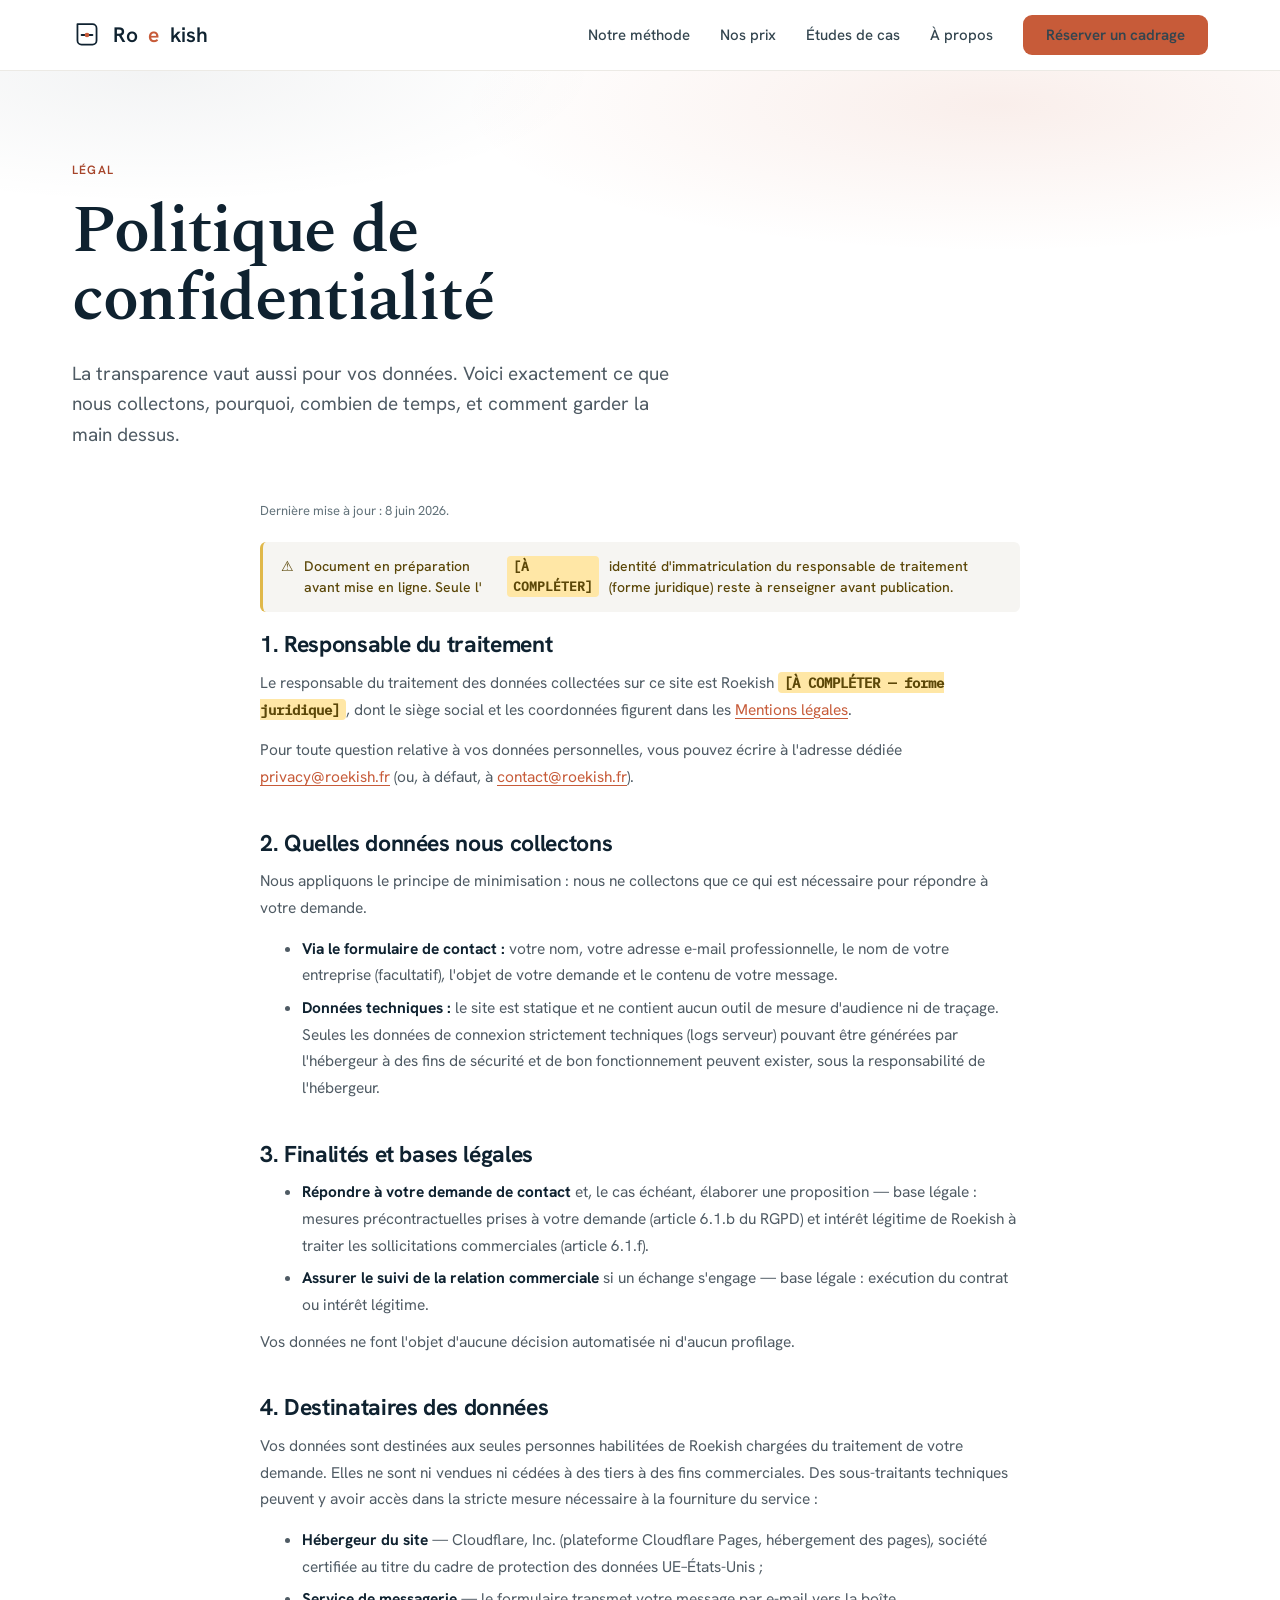
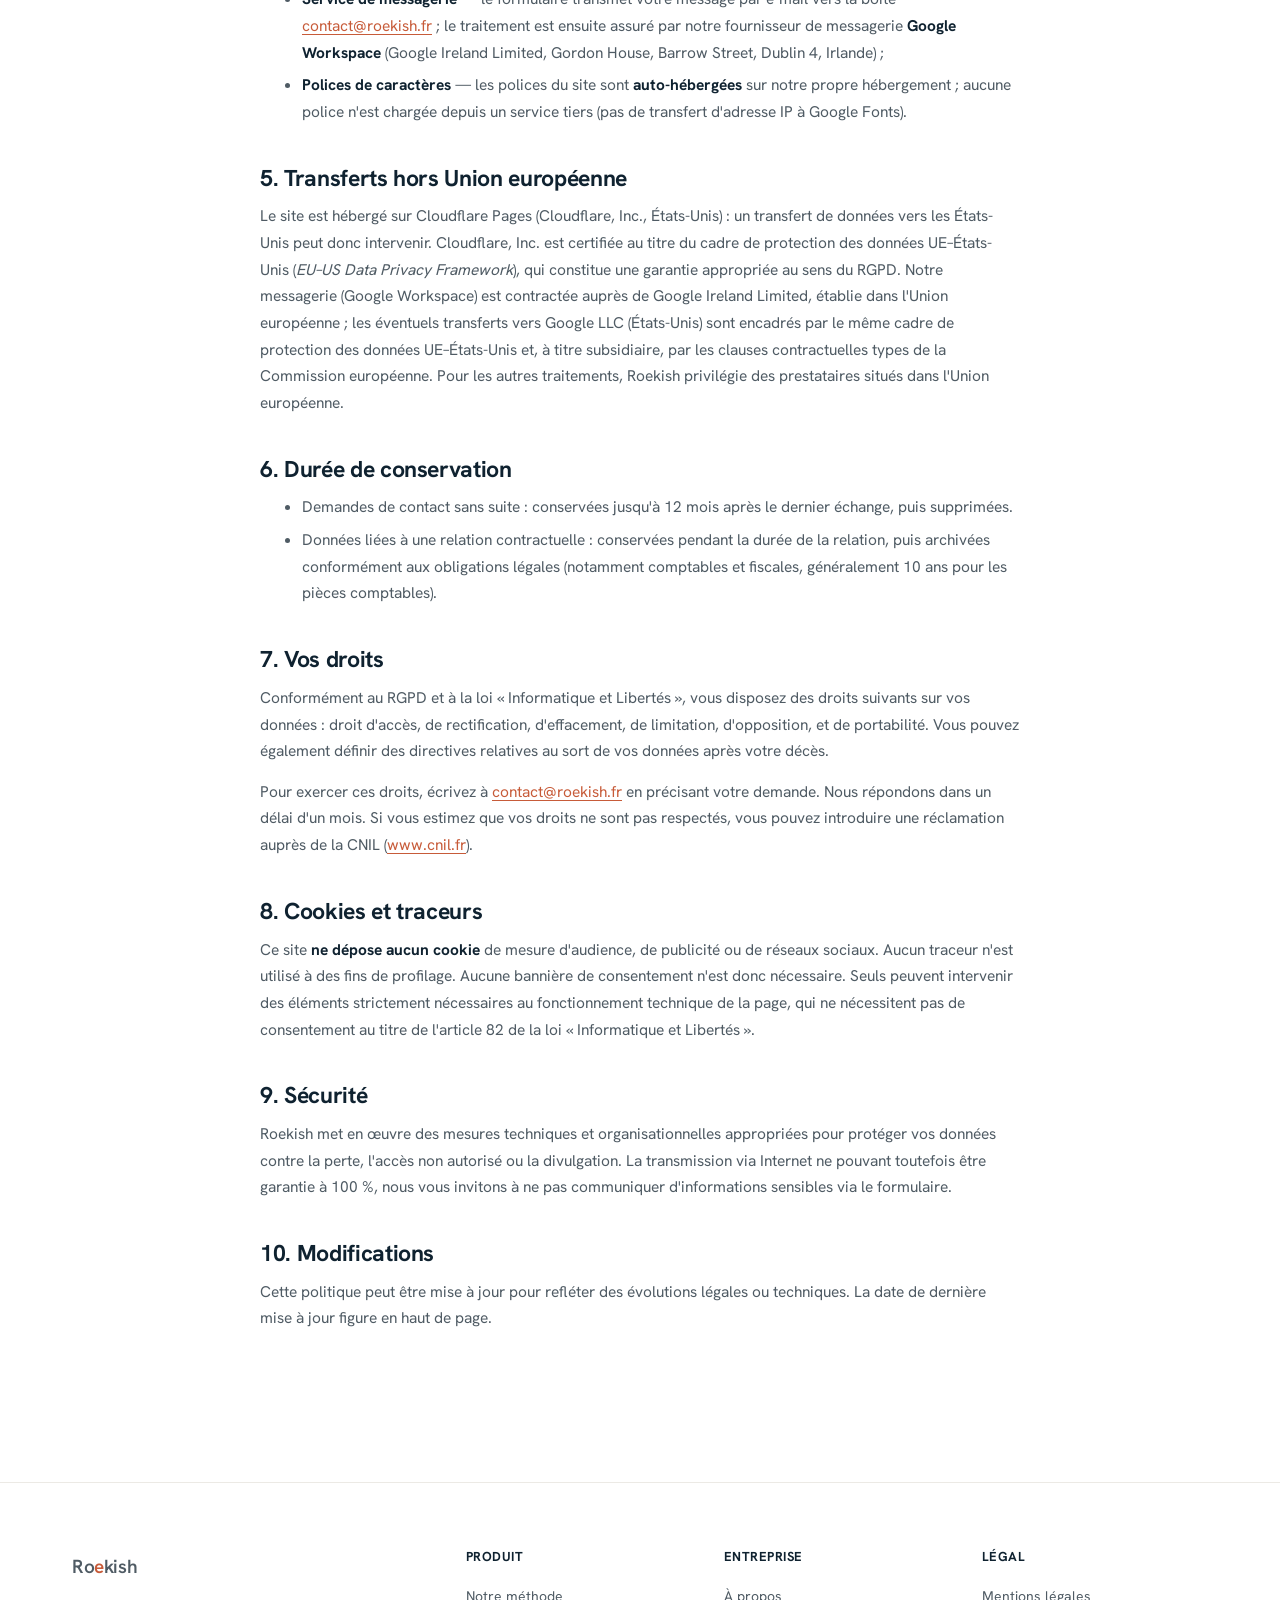
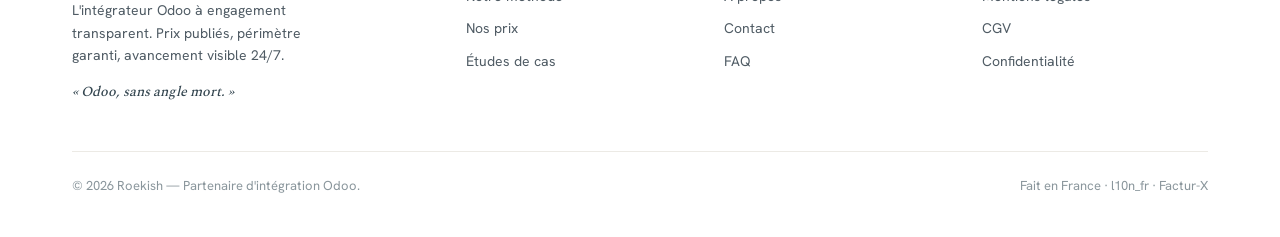
<file: confidentialite.html>
<!DOCTYPE html>
<html lang="fr">
<head>
<meta charset="utf-8">
<meta name="viewport" content="width=device-width, initial-scale=1">
<title>Politique de confidentialité | Roekish</title>
<meta name="description" content="Politique de confidentialité de Roekish — quelles données nous collectons via le formulaire de contact, pourquoi, combien de temps, et comment exercer vos droits RGPD.">
<link rel="canonical" href="https://roekish.fr/confidentialite.html">
<meta name="robots" content="noindex,nofollow">
<meta name="theme-color" content="#0F2230">
<meta property="og:type" content="website">
<meta property="og:site_name" content="Roekish">
<meta property="og:locale" content="fr_FR">
<meta property="og:url" content="https://roekish.fr/confidentialite.html">
<meta property="og:title" content="Politique de confidentialité | Roekish">
<meta property="og:description" content="Comment Roekish traite vos données personnelles, conformément au RGPD.">
<meta property="og:image" content="https://roekish.fr/assets/og-image.svg">
<meta name="twitter:card" content="summary_large_image">
<meta name="twitter:image" content="https://roekish.fr/assets/og-image.svg">
<link rel="icon" href="assets/favicon.svg" type="image/svg+xml">
<script>document.documentElement.classList.add('js')</script>
<link rel="stylesheet" href="assets/roekish.css">
<style>
  .legal-main{padding-bottom:40px}
  .legal{max-width:760px;margin:0 auto}
  .legal h2{font-size:23px;margin:40px 0 12px}
  .legal h3{font-size:17px;margin:24px 0 8px}
  .legal p,.legal li{color:var(--encre-60,#3a4a52);line-height:1.72;font-size:15.5px}
  .legal ul{margin:10px 0 10px 20px}
  .legal li{margin-bottom:6px}
  .legal a{color:var(--terracotta,#C75B39)}
  .legal .updated{font-size:13px;color:#62727a}
  .todo{background:#FFE7A6;color:#5b4708;padding:1px 6px;border-radius:4px;font-weight:600;font-size:0.92em}
  .legal-note{background:var(--papier,#F7F3EC);border-left:3px solid #E0B84A;padding:14px 18px;border-radius:6px;margin:20px 0;font-size:14px;color:#5b4708}
</style>
</head>
<body>
<a class="skip" href="#main">Aller au contenu</a>

<nav class="nav" aria-label="Navigation principale"><div class="wrap">
  <a class="brand" href="index.html" aria-label="Roekish — accueil">
    <svg class="logo-symbol" width="30" height="30" viewBox="0 0 44 44" fill="none" aria-hidden="true"><path d="M8 6 H30 a6 6 0 0 1 6 6 V30 a6 6 0 0 1 -6 6 H14 a6 6 0 0 1 -6 -6 V6" stroke="#0F2230" stroke-width="2.6" stroke-linecap="round"/><line x1="14" y1="22" x2="30" y2="22" stroke="#0F2230" stroke-width="2.6" stroke-linecap="round"/><circle cx="22" cy="22" r="3.4" fill="#C75B39"/></svg>
    Ro<span class="oe">e</span>kish
  </a>
  <button class="nav-toggle" aria-label="Ouvrir le menu" aria-controls="nav-links" aria-expanded="false"><span></span><span></span><span></span></button>
  <div class="nav-links" id="nav-links">
    <a href="methode.html">Notre méthode</a>
    <a href="prix.html">Nos prix</a>
    <a href="etudes-de-cas.html">Études de cas</a>
    <a href="a-propos.html">À propos</a>
    <a class="btn btn-accent" href="contact.html" style="height:40px">Réserver un cadrage</a>
  </div>
</div></nav>

<main id="main" class="legal-main">

<header class="hero"><div class="wrap">
  <p class="eyebrow" data-reveal>Légal</p>
  <h1 class="display" data-reveal data-reveal-delay="1" style="margin-top:18px;max-width:18ch">Politique de confidentialité</h1>
  <p class="lead" data-reveal data-reveal-delay="2" style="max-width:56ch">La transparence vaut aussi pour vos données. Voici exactement ce que nous collectons, pourquoi, combien de temps, et comment garder la main dessus.</p>
</div></header>

<section style="padding-top:8px"><div class="wrap">
  <div class="legal" data-reveal>
    <p class="updated">Dernière mise à jour : 8 juin 2026.</p>

    <div class="legal-note">Document en préparation avant mise en ligne. Seule l'<span class="todo">[À COMPLÉTER]</span> identité d'immatriculation du responsable de traitement (forme juridique) reste à renseigner avant publication.</div>

    <h2>1. Responsable du traitement</h2>
    <p>Le responsable du traitement des données collectées sur ce site est Roekish <span class="todo">[À COMPLÉTER — forme juridique]</span>, dont le siège social et les coordonnées figurent dans les <a href="mentions-legales.html">Mentions légales</a>.</p>
    <p>Pour toute question relative à vos données personnelles, vous pouvez écrire à l'adresse dédiée <a href="mailto:privacy@roekish.fr">privacy@roekish.fr</a> (ou, à défaut, à <a href="mailto:contact@roekish.fr">contact@roekish.fr</a>).</p>

    <h2>2. Quelles données nous collectons</h2>
    <p>Nous appliquons le principe de minimisation : nous ne collectons que ce qui est nécessaire pour répondre à votre demande.</p>
    <ul>
      <li><strong>Via le formulaire de contact :</strong> votre nom, votre adresse e-mail professionnelle, le nom de votre entreprise (facultatif), l'objet de votre demande et le contenu de votre message.</li>
      <li><strong>Données techniques :</strong> le site est statique et ne contient aucun outil de mesure d'audience ni de traçage. Seules les données de connexion strictement techniques (logs serveur) pouvant être générées par l'hébergeur à des fins de sécurité et de bon fonctionnement peuvent exister, sous la responsabilité de l'hébergeur.</li>
    </ul>

    <h2>3. Finalités et bases légales</h2>
    <ul>
      <li><strong>Répondre à votre demande de contact</strong> et, le cas échéant, élaborer une proposition — base légale : mesures précontractuelles prises à votre demande (article 6.1.b du RGPD) et intérêt légitime de Roekish à traiter les sollicitations commerciales (article 6.1.f).</li>
      <li><strong>Assurer le suivi de la relation commerciale</strong> si un échange s'engage — base légale : exécution du contrat ou intérêt légitime.</li>
    </ul>
    <p>Vos données ne font l'objet d'aucune décision automatisée ni d'aucun profilage.</p>

    <h2>4. Destinataires des données</h2>
    <p>Vos données sont destinées aux seules personnes habilitées de Roekish chargées du traitement de votre demande. Elles ne sont ni vendues ni cédées à des tiers à des fins commerciales. Des sous-traitants techniques peuvent y avoir accès dans la stricte mesure nécessaire à la fourniture du service :</p>
    <ul>
      <li><strong>Hébergeur du site</strong> — Cloudflare, Inc. (plateforme Cloudflare Pages, hébergement des pages), société certifiée au titre du cadre de protection des données UE–États-Unis ;</li>
      <li><strong>Service de messagerie</strong> — le formulaire transmet votre message par e-mail vers la boîte <a href="mailto:contact@roekish.fr">contact@roekish.fr</a> ; le traitement est ensuite assuré par notre fournisseur de messagerie <strong>Google Workspace</strong> (Google Ireland Limited, Gordon House, Barrow Street, Dublin 4, Irlande) ;</li>
      <li><strong>Polices de caractères</strong> — les polices du site sont <strong>auto-hébergées</strong> sur notre propre hébergement ; aucune police n'est chargée depuis un service tiers (pas de transfert d'adresse IP à Google Fonts).</li>
    </ul>

    <h2>5. Transferts hors Union européenne</h2>
    <p>Le site est hébergé sur Cloudflare Pages (Cloudflare, Inc., États-Unis) : un transfert de données vers les États-Unis peut donc intervenir. Cloudflare, Inc. est certifiée au titre du cadre de protection des données UE–États-Unis (<em>EU–US Data Privacy Framework</em>), qui constitue une garantie appropriée au sens du RGPD. Notre messagerie (Google Workspace) est contractée auprès de Google Ireland Limited, établie dans l'Union européenne ; les éventuels transferts vers Google LLC (États-Unis) sont encadrés par le même cadre de protection des données UE–États-Unis et, à titre subsidiaire, par les clauses contractuelles types de la Commission européenne. Pour les autres traitements, Roekish privilégie des prestataires situés dans l'Union européenne.</p>

    <h2>6. Durée de conservation</h2>
    <ul>
      <li>Demandes de contact sans suite : conservées jusqu'à 12 mois après le dernier échange, puis supprimées.</li>
      <li>Données liées à une relation contractuelle : conservées pendant la durée de la relation, puis archivées conformément aux obligations légales (notamment comptables et fiscales, généralement 10 ans pour les pièces comptables).</li>
    </ul>

    <h2>7. Vos droits</h2>
    <p>Conformément au RGPD et à la loi « Informatique et Libertés », vous disposez des droits suivants sur vos données : droit d'accès, de rectification, d'effacement, de limitation, d'opposition, et de portabilité. Vous pouvez également définir des directives relatives au sort de vos données après votre décès.</p>
    <p>Pour exercer ces droits, écrivez à <a href="mailto:contact@roekish.fr">contact@roekish.fr</a> en précisant votre demande. Nous répondons dans un délai d'un mois. Si vous estimez que vos droits ne sont pas respectés, vous pouvez introduire une réclamation auprès de la CNIL (<a href="https://www.cnil.fr" target="_blank" rel="noopener">www.cnil.fr</a>).</p>

    <h2 id="cookies">8. Cookies et traceurs</h2>
    <p>Ce site <strong>ne dépose aucun cookie</strong> de mesure d'audience, de publicité ou de réseaux sociaux. Aucun traceur n'est utilisé à des fins de profilage. Aucune bannière de consentement n'est donc nécessaire. Seuls peuvent intervenir des éléments strictement nécessaires au fonctionnement technique de la page, qui ne nécessitent pas de consentement au titre de l'article 82 de la loi « Informatique et Libertés ».</p>

    <h2>9. Sécurité</h2>
    <p>Roekish met en œuvre des mesures techniques et organisationnelles appropriées pour protéger vos données contre la perte, l'accès non autorisé ou la divulgation. La transmission via Internet ne pouvant toutefois être garantie à 100 %, nous vous invitons à ne pas communiquer d'informations sensibles via le formulaire.</p>

    <h2>10. Modifications</h2>
    <p>Cette politique peut être mise à jour pour refléter des évolutions légales ou techniques. La date de dernière mise à jour figure en haut de page.</p>
  </div>
</div></section>

</main>

<footer class="foot"><div class="wrap">
  <div class="foot-grid">
    <div>
      <a class="brand" href="index.html" style="font-size:19px">Ro<span class="oe">e</span>kish</a>
      <p style="margin-top:12px;max-width:34ch">L'intégrateur Odoo à engagement transparent. Prix publiés, périmètre garanti, avancement visible 24/7.</p>
      <p class="kicker" style="margin-top:14px;color:var(--encre-80)">« Odoo, sans angle mort. »</p>
    </div>
    <div><strong>Produit</strong><a href="methode.html">Notre méthode</a><a href="prix.html">Nos prix</a><a href="etudes-de-cas.html">Études de cas</a></div>
    <div><strong>Entreprise</strong><a href="a-propos.html">À propos</a><a href="contact.html">Contact</a><a href="prix.html#faq">FAQ</a></div>
    <div><strong>Légal</strong><a href="mentions-legales.html">Mentions légales</a><a href="cgv.html">CGV</a><a href="confidentialite.html">Confidentialité</a></div>
  </div>
  <div class="foot-bottom">
    <span>© <span data-year>2026</span> Roekish — Partenaire d'intégration Odoo.</span>
    <span>Fait en France · l10n_fr · Factur-X</span>
  </div>
</div></footer>

<script src="assets/site.js" defer></script>
</body>
</html>
</file>
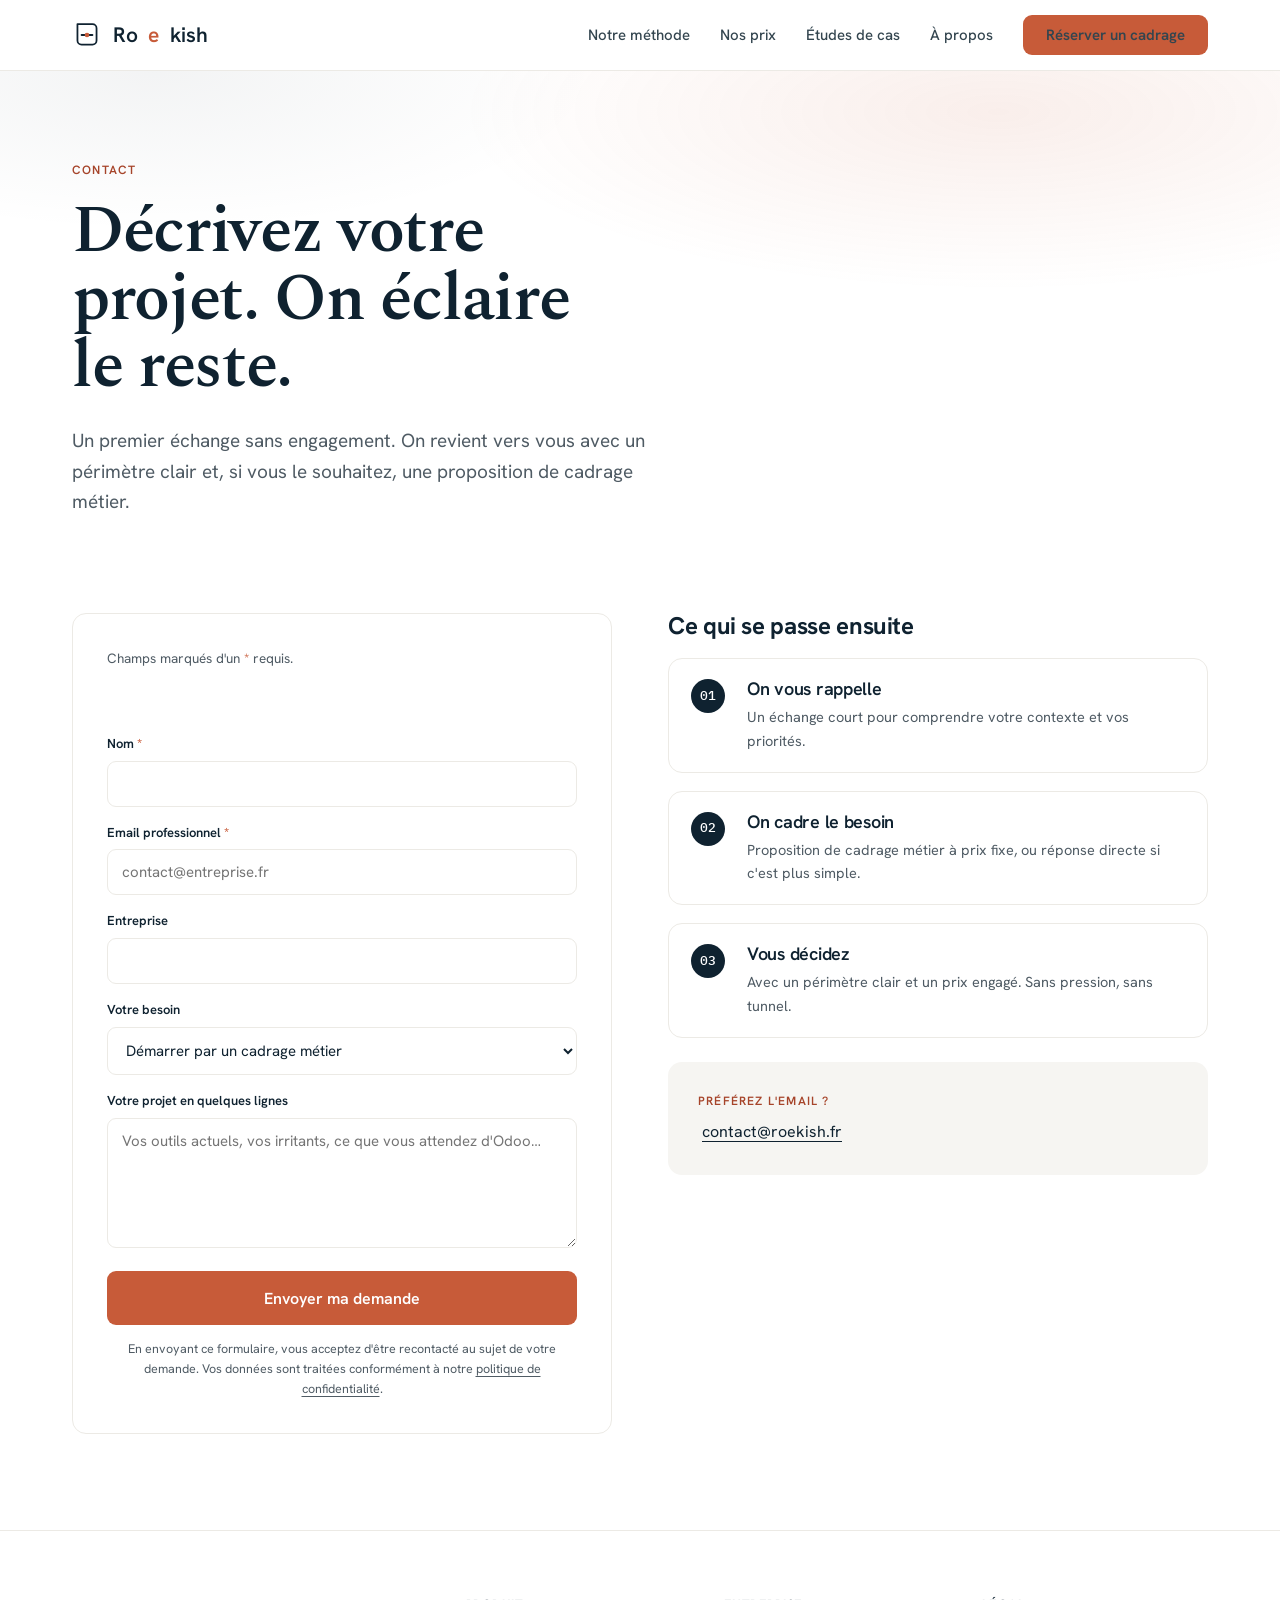
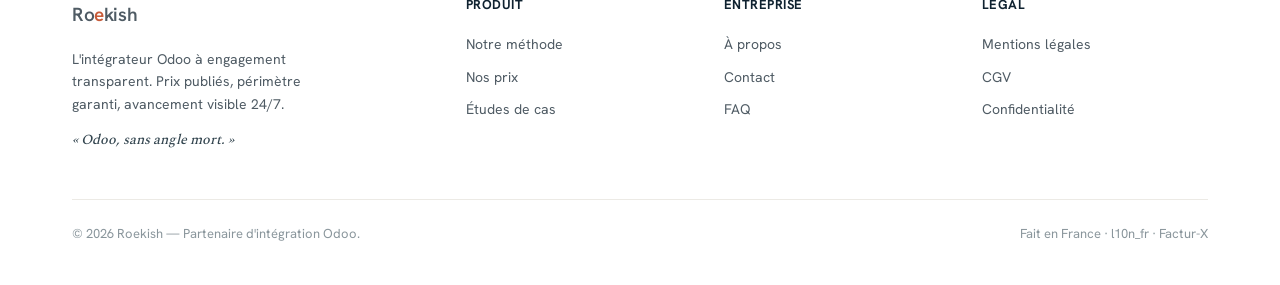
<file: contact.html>
<!DOCTYPE html>
<html lang="fr">
<head>
<meta charset="utf-8">
<meta name="viewport" content="width=device-width, initial-scale=1">
<title>Contact — Réserver un cadrage Odoo | Roekish</title>
<meta name="description" content="Contactez Roekish pour un cadrage métier Odoo à prix fixe. Décrivez votre projet, on revient vers vous avec un périmètre clair et un devis lisible en une page.">
<link rel="canonical" href="https://roekish.fr/contact.html">
<meta name="robots" content="noindex,nofollow">
<meta name="theme-color" content="#0F2230">
<meta property="og:type" content="website">
<meta property="og:site_name" content="Roekish">
<meta property="og:locale" content="fr_FR">
<meta property="og:url" content="https://roekish.fr/contact.html">
<meta property="og:title" content="Contact — Réserver un cadrage Odoo | Roekish">
<meta property="og:description" content="Décrivez votre projet Odoo. On revient vers vous avec un périmètre clair et un prix engagé.">
<meta property="og:image" content="https://roekish.fr/assets/og-image.svg">
<meta name="twitter:card" content="summary_large_image">
<meta name="twitter:image" content="https://roekish.fr/assets/og-image.svg">
<link rel="icon" href="assets/favicon.svg" type="image/svg+xml">
<script>document.documentElement.classList.add('js')</script>
<link rel="stylesheet" href="assets/roekish.css">
</head>
<body>
<a class="skip" href="#main">Aller au contenu</a>

<nav class="nav" aria-label="Navigation principale"><div class="wrap">
  <a class="brand" href="index.html" aria-label="Roekish — accueil">
    <svg class="logo-symbol" width="30" height="30" viewBox="0 0 44 44" fill="none" aria-hidden="true"><path d="M8 6 H30 a6 6 0 0 1 6 6 V30 a6 6 0 0 1 -6 6 H14 a6 6 0 0 1 -6 -6 V6" stroke="#0F2230" stroke-width="2.6" stroke-linecap="round"/><line x1="14" y1="22" x2="30" y2="22" stroke="#0F2230" stroke-width="2.6" stroke-linecap="round"/><circle cx="22" cy="22" r="3.4" fill="#C75B39"/></svg>
    Ro<span class="oe">e</span>kish
  </a>
  <button class="nav-toggle" aria-label="Ouvrir le menu" aria-controls="nav-links" aria-expanded="false"><span></span><span></span><span></span></button>
  <div class="nav-links" id="nav-links">
    <a href="methode.html">Notre méthode</a>
    <a href="prix.html">Nos prix</a>
    <a href="etudes-de-cas.html">Études de cas</a>
    <a href="a-propos.html">À propos</a>
    <a class="btn btn-accent" href="contact.html" style="height:40px">Réserver un cadrage</a>
  </div>
</div></nav>

<main id="main">

<header class="hero"><div class="wrap">
  <p class="eyebrow" data-reveal>Contact</p>
  <h1 class="display" data-reveal data-reveal-delay="1" style="margin-top:18px;max-width:16ch">Décrivez votre projet. On éclaire le reste.</h1>
  <p class="lead" data-reveal data-reveal-delay="2" style="max-width:54ch">Un premier échange sans engagement. On revient vers vous avec un périmètre clair et, si vous le souhaitez, une proposition de cadrage métier.</p>
</div></header>

<section style="padding-top:32px"><div class="wrap">
  <div class="split" style="align-items:start">
    <!-- data-endpoint : laissé vide → repli mailto sûr (intérim avant go-live).
         À l'activation (gate publication CEO), renseigner l'URL POST réelle.
         Backend recommandé : contrôleur Odoo crm.lead auto-hébergé (RGPD-clean).
         Voir website/README.md § « Brancher le formulaire ». -->
    <form class="card lead-form" id="lead-form" data-reveal style="padding:34px"
          action="mailto:contact@roekish.fr" method="post" enctype="text/plain"
          data-lead-to="contact@roekish.fr" data-endpoint="" novalidate>
      <div class="form-body">
        <p class="muted" style="font-size:13.5px;margin-bottom:20px">Champs marqués d'un <span style="color:var(--terracotta)">*</span> requis.</p>
        <p class="form-status" role="status" aria-live="polite" hidden></p>
        <div class="field"><label for="nom">Nom <span style="color:var(--terracotta)">*</span></label><input id="nom" name="nom" type="text" autocomplete="name" required aria-describedby="nom-err"><span class="field-err" id="nom-err" role="alert"></span></div>
        <div class="field"><label for="email">Email professionnel <span style="color:var(--terracotta)">*</span></label><input id="email" name="email" type="email" autocomplete="email" placeholder="contact@entreprise.fr" required aria-describedby="email-err"><span class="field-err" id="email-err" role="alert"></span></div>
        <div class="field"><label for="entreprise">Entreprise</label><input id="entreprise" name="entreprise" type="text" autocomplete="organization"></div>
        <div class="field"><label for="sujet">Votre besoin</label>
          <select id="sujet" name="sujet">
            <option value="cadrage">Démarrer par un cadrage métier</option>
            <option value="devis">Obtenir un devis une page (Périmètre Garanti)</option>
            <option value="regie">Régie accompagnée / évolutions</option>
            <option value="autre">Autre question</option>
          </select>
        </div>
        <div class="field"><label for="message">Votre projet en quelques lignes</label><textarea id="message" name="message" placeholder="Vos outils actuels, vos irritants, ce que vous attendez d'Odoo…"></textarea></div>
        <!-- anti-spam honeypot : champ masqué, hors tab order — ne pas remplir -->
        <div class="hp" aria-hidden="true"><label for="company_url">Ne pas remplir</label><input id="company_url" name="company_url" type="text" tabindex="-1" autocomplete="off"></div>
        <button class="btn btn-accent btn-lg" type="submit" style="width:100%"><span class="spin" aria-hidden="true"></span>Envoyer ma demande</button>
        <p class="muted" style="font-size:12.5px;margin-top:14px;text-align:center">En envoyant ce formulaire, vous acceptez d'être recontacté au sujet de votre demande. Vos données sont traitées conformément à notre <a href="confidentialite.html" style="color:var(--encre-60);text-decoration:underline;text-underline-offset:3px">politique de confidentialité</a>.</p>
      </div>
      <div class="form-done" role="status">
        <span class="tick" aria-hidden="true"><svg width="26" height="26" viewBox="0 0 24 24" fill="none"><path d="M5 12.5l4.5 4.5L19 7" stroke="currentColor" stroke-width="2.4" stroke-linecap="round" stroke-linejoin="round"/></svg></span>
        <h2 style="font-size:22px">Demande envoyée.</h2>
        <p class="muted" style="margin-top:8px;max-width:36ch;margin-inline:auto">Merci — on revient vers vous rapidement pour un premier échange. Un accusé arrive par email.</p>
      </div>
    </form>

    <aside data-reveal data-reveal-delay="1">
      <h2 style="font-size:24px;margin-bottom:8px">Ce qui se passe ensuite</h2>
      <div class="steps" style="margin-top:18px">
        <div class="steprow" style="padding:20px 22px"><span class="n" aria-hidden="true"></span><div><h3 style="font-size:18px">On vous rappelle</h3><p class="muted" style="font-size:14.5px;margin-top:4px">Un échange court pour comprendre votre contexte et vos priorités.</p></div></div>
        <div class="steprow" style="padding:20px 22px"><span class="n" aria-hidden="true"></span><div><h3 style="font-size:18px">On cadre le besoin</h3><p class="muted" style="font-size:14.5px;margin-top:4px">Proposition de cadrage métier à prix fixe, ou réponse directe si c'est plus simple.</p></div></div>
        <div class="steprow" style="padding:20px 22px"><span class="n" aria-hidden="true"></span><div><h3 style="font-size:18px">Vous décidez</h3><p class="muted" style="font-size:14.5px;margin-top:4px">Avec un périmètre clair et un prix engagé. Sans pression, sans tunnel.</p></div></div>
      </div>
      <div class="card" style="margin-top:24px;background:var(--papier);border:none">
        <p class="eyebrow">Préférez l'email ?</p>
        <p style="margin-top:8px"><a class="btn-ghost" href="mailto:contact@roekish.fr">contact@roekish.fr</a></p>
      </div>
    </aside>
  </div>
</div></section>

</main>

<footer class="foot"><div class="wrap">
  <div class="foot-grid">
    <div>
      <a class="brand" href="index.html" style="font-size:19px">Ro<span class="oe">e</span>kish</a>
      <p style="margin-top:12px;max-width:34ch">L'intégrateur Odoo à engagement transparent. Prix publiés, périmètre garanti, avancement visible 24/7.</p>
      <p class="kicker" style="margin-top:14px;color:var(--encre-80)">« Odoo, sans angle mort. »</p>
    </div>
    <div><strong>Produit</strong><a href="methode.html">Notre méthode</a><a href="prix.html">Nos prix</a><a href="etudes-de-cas.html">Études de cas</a></div>
    <div><strong>Entreprise</strong><a href="a-propos.html">À propos</a><a href="contact.html">Contact</a><a href="prix.html#faq">FAQ</a></div>
    <div><strong>Légal</strong><a href="mentions-legales.html">Mentions légales</a><a href="cgv.html">CGV</a><a href="confidentialite.html">Confidentialité</a></div>
  </div>
  <div class="foot-bottom">
    <span>© <span data-year>2026</span> Roekish — Partenaire d'intégration Odoo.</span>
    <span>Fait en France · l10n_fr · Factur-X</span>
  </div>
</div></footer>

<script src="assets/site.js" defer></script>
</body>
</html>
</file>
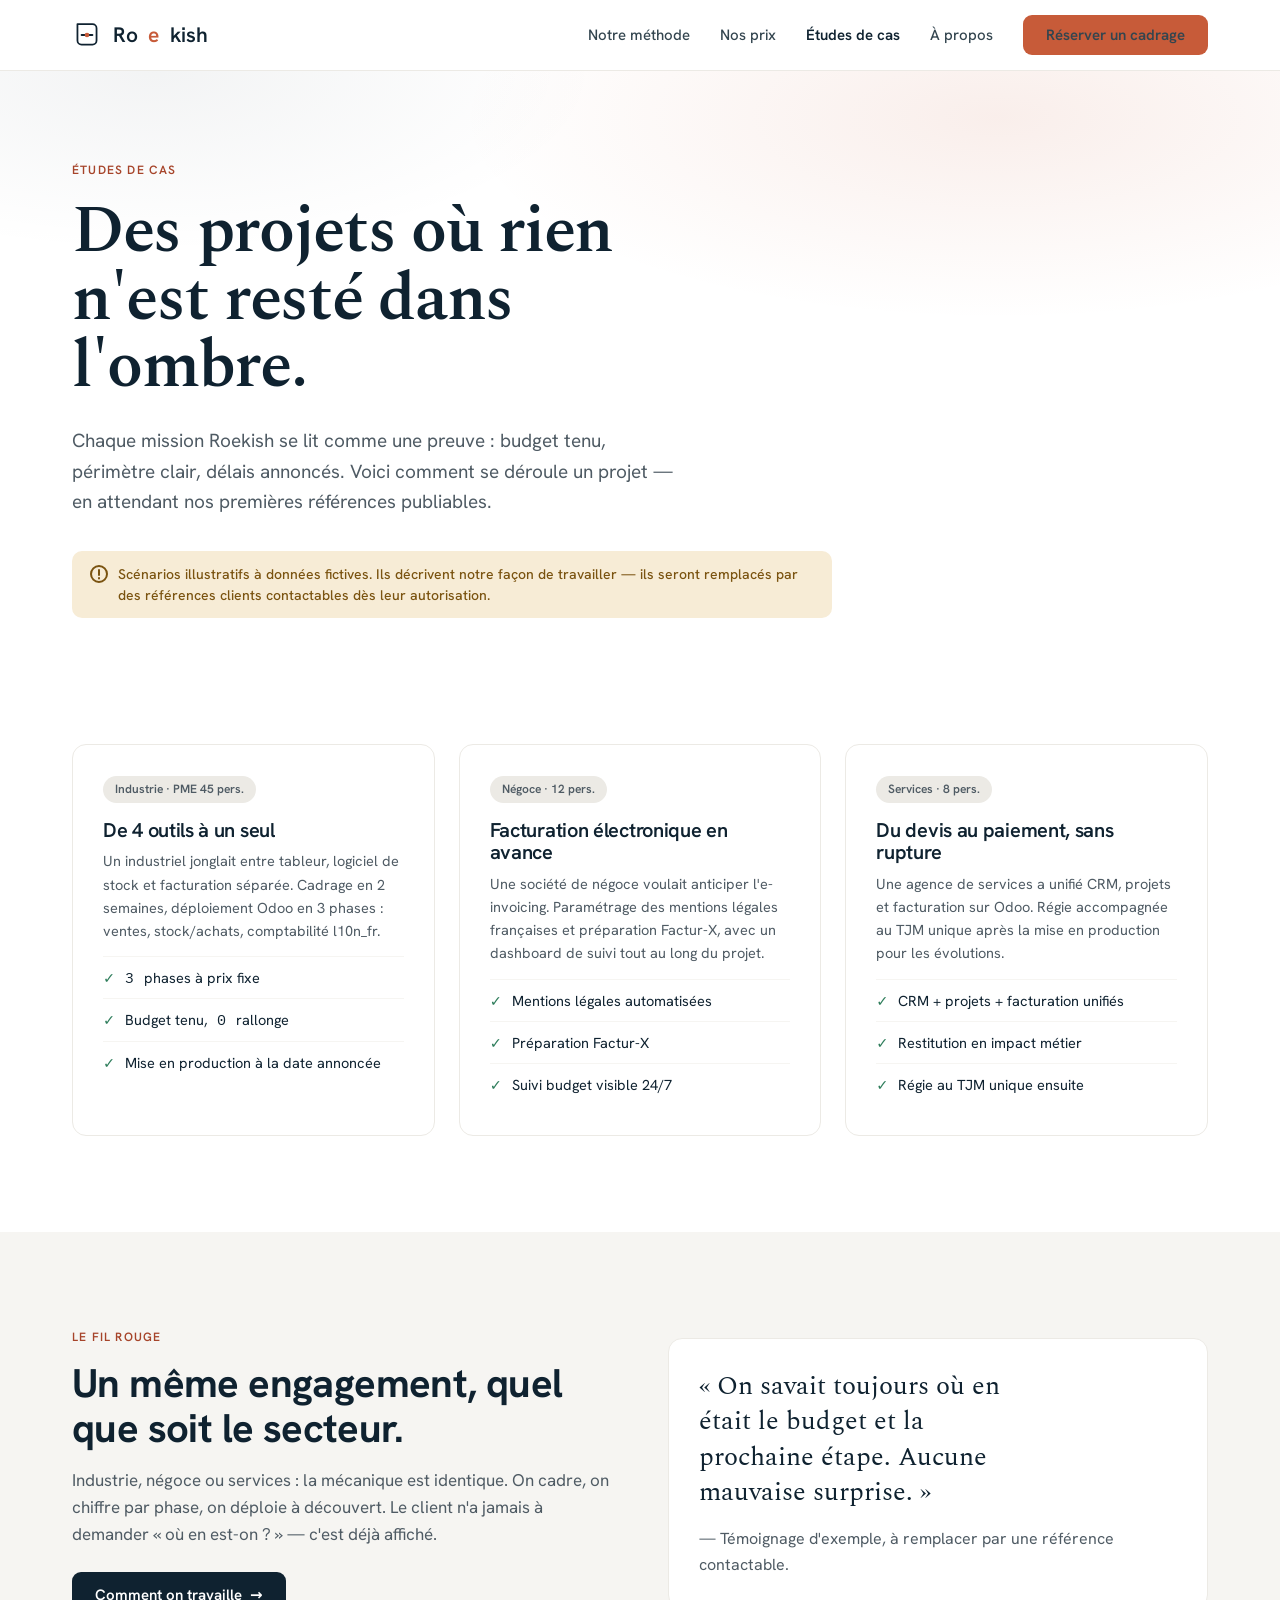
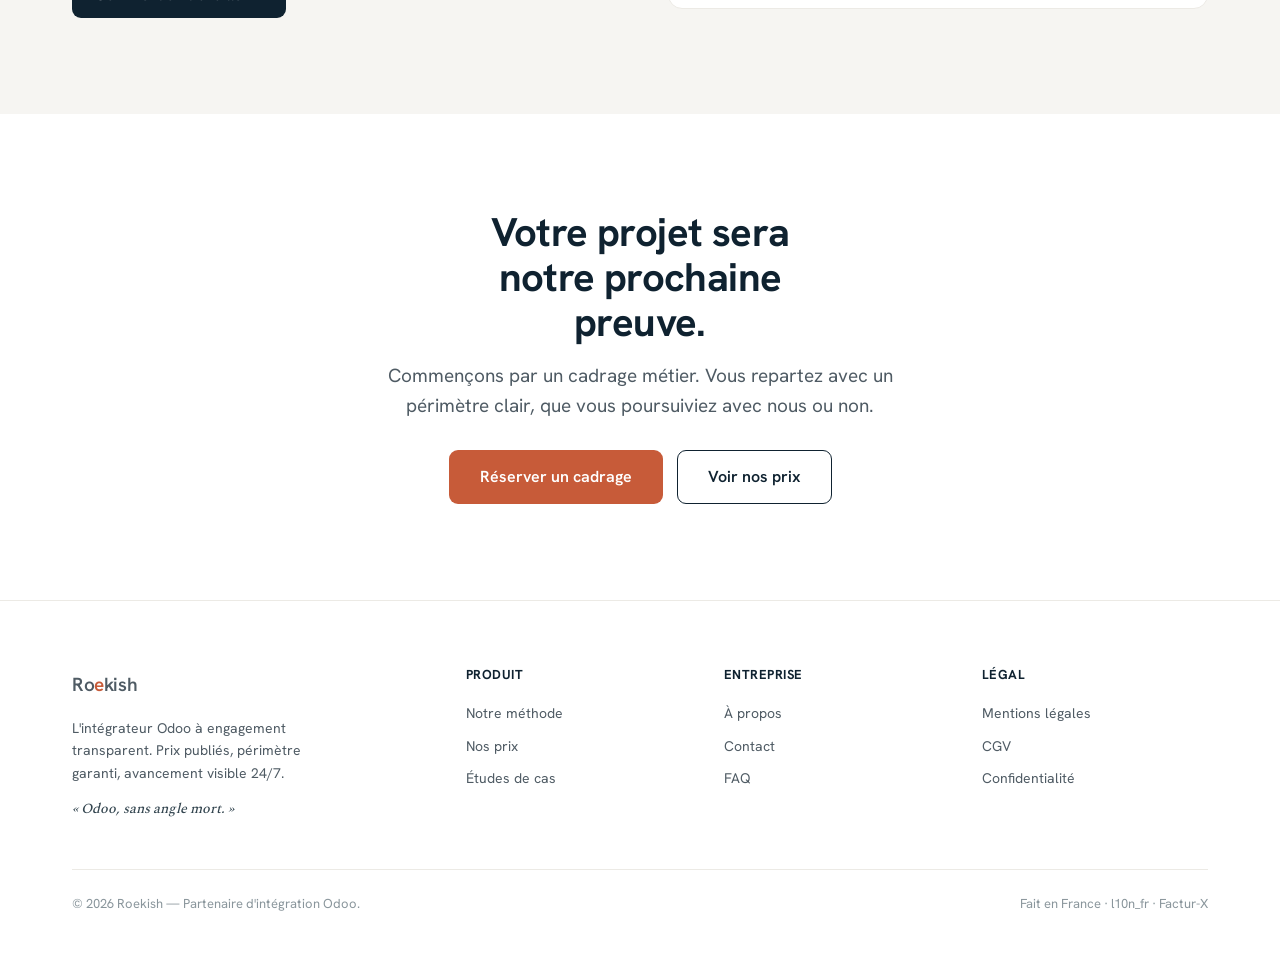
<file: etudes-de-cas.html>
<!DOCTYPE html>
<html lang="fr">
<head>
<meta charset="utf-8">
<meta name="viewport" content="width=device-width, initial-scale=1">
<title>Études de cas — Projets Odoo Roekish | Roekish</title>
<meta name="description" content="Comment Roekish déploie Odoo sans angle mort : scénarios d'intégration illustratifs (industrie, négoce, services) avec budget, périmètre et délais transparents.">
<link rel="canonical" href="https://roekish.fr/etudes-de-cas.html">
<meta name="robots" content="noindex,nofollow">
<meta name="theme-color" content="#0F2230">
<meta property="og:type" content="website">
<meta property="og:site_name" content="Roekish">
<meta property="og:locale" content="fr_FR">
<meta property="og:url" content="https://roekish.fr/etudes-de-cas.html">
<meta property="og:title" content="Études de cas — Projets Odoo | Roekish">
<meta property="og:description" content="Des projets Odoo où budget, périmètre et délais restent visibles du début à la fin.">
<meta property="og:image" content="https://roekish.fr/assets/og-image.svg">
<meta name="twitter:card" content="summary_large_image">
<meta name="twitter:image" content="https://roekish.fr/assets/og-image.svg">
<link rel="icon" href="assets/favicon.svg" type="image/svg+xml">
<script>document.documentElement.classList.add('js')</script>
<link rel="stylesheet" href="assets/roekish.css">
</head>
<body>
<a class="skip" href="#main">Aller au contenu</a>

<nav class="nav" aria-label="Navigation principale"><div class="wrap">
  <a class="brand" href="index.html" aria-label="Roekish — accueil">
    <svg class="logo-symbol" width="30" height="30" viewBox="0 0 44 44" fill="none" aria-hidden="true"><path d="M8 6 H30 a6 6 0 0 1 6 6 V30 a6 6 0 0 1 -6 6 H14 a6 6 0 0 1 -6 -6 V6" stroke="#0F2230" stroke-width="2.6" stroke-linecap="round"/><line x1="14" y1="22" x2="30" y2="22" stroke="#0F2230" stroke-width="2.6" stroke-linecap="round"/><circle cx="22" cy="22" r="3.4" fill="#C75B39"/></svg>
    Ro<span class="oe">e</span>kish
  </a>
  <button class="nav-toggle" aria-label="Ouvrir le menu" aria-controls="nav-links" aria-expanded="false"><span></span><span></span><span></span></button>
  <div class="nav-links" id="nav-links">
    <a href="methode.html">Notre méthode</a>
    <a href="prix.html">Nos prix</a>
    <a href="etudes-de-cas.html" class="active" aria-current="page">Études de cas</a>
    <a href="a-propos.html">À propos</a>
    <a class="btn btn-accent" href="contact.html" style="height:40px">Réserver un cadrage</a>
  </div>
</div></nav>

<main id="main">

<header class="hero"><div class="wrap">
  <p class="eyebrow" data-reveal>Études de cas</p>
  <h1 class="display" data-reveal data-reveal-delay="1" style="margin-top:18px;max-width:18ch">Des projets où rien n'est resté dans l'ombre.</h1>
  <p class="lead" data-reveal data-reveal-delay="2">Chaque mission Roekish se lit comme une preuve : budget tenu, périmètre clair, délais annoncés. Voici comment se déroule un projet — en attendant nos premières références publiables.</p>
  <div class="banner" data-reveal data-reveal-delay="2" style="max-width:760px;margin-top:24px">
    <svg width="18" height="18" fill="none" stroke="#7a5310" stroke-width="2" stroke-linecap="round" aria-hidden="true"><circle cx="9" cy="9" r="8"/><path d="M9 5v5M9 13v.5"/></svg>
    <span>Scénarios illustratifs à données fictives. Ils décrivent notre façon de travailler — ils seront remplacés par des références clients contactables dès leur autorisation.</span>
  </div>
</div></header>

<section><div class="wrap">
  <div class="grid g3">
    <article class="card lift" data-reveal>
      <span class="pill" style="background:var(--brume);color:var(--encre-60)">Industrie · PME 45 pers.</span>
      <h3 style="margin:16px 0 8px">De 4 outils à un seul</h3>
      <p class="muted" style="font-size:14.5px">Un industriel jonglait entre tableur, logiciel de stock et facturation séparée. Cadrage en 2 semaines, déploiement Odoo en 3 phases : ventes, stock/achats, comptabilité l10n_fr.</p>
      <ul class="feat" style="margin-top:14px">
        <li><span class="check">✓</span> <span class="num">3</span> phases à prix fixe</li>
        <li><span class="check">✓</span> Budget tenu, <span class="num">0</span> rallonge</li>
        <li><span class="check">✓</span> Mise en production à la date annoncée</li>
      </ul>
    </article>
    <article class="card lift" data-reveal data-reveal-delay="1">
      <span class="pill" style="background:var(--brume);color:var(--encre-60)">Négoce · 12 pers.</span>
      <h3 style="margin:16px 0 8px">Facturation électronique en avance</h3>
      <p class="muted" style="font-size:14.5px">Une société de négoce voulait anticiper l'e-invoicing. Paramétrage des mentions légales françaises et préparation Factur-X, avec un dashboard de suivi tout au long du projet.</p>
      <ul class="feat" style="margin-top:14px">
        <li><span class="check">✓</span> Mentions légales automatisées</li>
        <li><span class="check">✓</span> Préparation Factur-X</li>
        <li><span class="check">✓</span> Suivi budget visible 24/7</li>
      </ul>
    </article>
    <article class="card lift" data-reveal data-reveal-delay="2">
      <span class="pill" style="background:var(--brume);color:var(--encre-60)">Services · 8 pers.</span>
      <h3 style="margin:16px 0 8px">Du devis au paiement, sans rupture</h3>
      <p class="muted" style="font-size:14.5px">Une agence de services a unifié CRM, projets et facturation sur Odoo. Régie accompagnée au TJM unique après la mise en production pour les évolutions.</p>
      <ul class="feat" style="margin-top:14px">
        <li><span class="check">✓</span> CRM + projets + facturation unifiés</li>
        <li><span class="check">✓</span> Restitution en impact métier</li>
        <li><span class="check">✓</span> Régie au TJM unique ensuite</li>
      </ul>
    </article>
  </div>
</div></section>

<section class="tint"><div class="wrap">
  <div class="split">
    <div data-reveal>
      <p class="eyebrow">Le fil rouge</p>
      <h2 style="margin:14px 0 16px">Un même engagement, quel que soit le secteur.</h2>
      <p class="lead" style="font-size:17px">Industrie, négoce ou services : la mécanique est identique. On cadre, on chiffre par phase, on déploie à découvert. Le client n'a jamais à demander « où en est-on ? » — c'est déjà affiché.</p>
      <a class="btn btn-primary" href="methode.html" style="margin-top:24px">Comment on travaille <span class="arr" aria-hidden="true">→</span></a>
    </div>
    <figure class="card" data-reveal data-reveal-delay="1" style="margin:0">
      <p class="quote" style="font-size:clamp(20px,2.4vw,26px)">« On savait toujours où en était le budget et la prochaine étape. Aucune mauvaise surprise. »</p>
      <figcaption class="muted" style="margin-top:16px">— Témoignage d'exemple, à remplacer par une référence contactable.</figcaption>
    </figure>
  </div>
</div></section>

<section class="cta-band"><div class="wrap">
  <h2 data-reveal>Votre projet sera notre prochaine preuve.</h2>
  <p class="lead" data-reveal>Commençons par un cadrage métier. Vous repartez avec un périmètre clair, que vous poursuiviez avec nous ou non.</p>
  <div class="row" data-reveal data-reveal-delay="1"><a class="btn btn-accent btn-lg" href="contact.html">Réserver un cadrage</a><a class="btn btn-secondary btn-lg" href="prix.html">Voir nos prix</a></div>
</div></section>

</main>

<footer class="foot"><div class="wrap">
  <div class="foot-grid">
    <div>
      <a class="brand" href="index.html" style="font-size:19px">Ro<span class="oe">e</span>kish</a>
      <p style="margin-top:12px;max-width:34ch">L'intégrateur Odoo à engagement transparent. Prix publiés, périmètre garanti, avancement visible 24/7.</p>
      <p class="kicker" style="margin-top:14px;color:var(--encre-80)">« Odoo, sans angle mort. »</p>
    </div>
    <div><strong>Produit</strong><a href="methode.html">Notre méthode</a><a href="prix.html">Nos prix</a><a href="etudes-de-cas.html">Études de cas</a></div>
    <div><strong>Entreprise</strong><a href="a-propos.html">À propos</a><a href="contact.html">Contact</a><a href="prix.html#faq">FAQ</a></div>
    <div><strong>Légal</strong><a href="mentions-legales.html">Mentions légales</a><a href="cgv.html">CGV</a><a href="confidentialite.html">Confidentialité</a></div>
  </div>
  <div class="foot-bottom">
    <span>© <span data-year>2026</span> Roekish — Partenaire d'intégration Odoo.</span>
    <span>Fait en France · l10n_fr · Factur-X</span>
  </div>
</div></footer>

<script src="assets/site.js" defer></script>
</body>
</html>
</file>
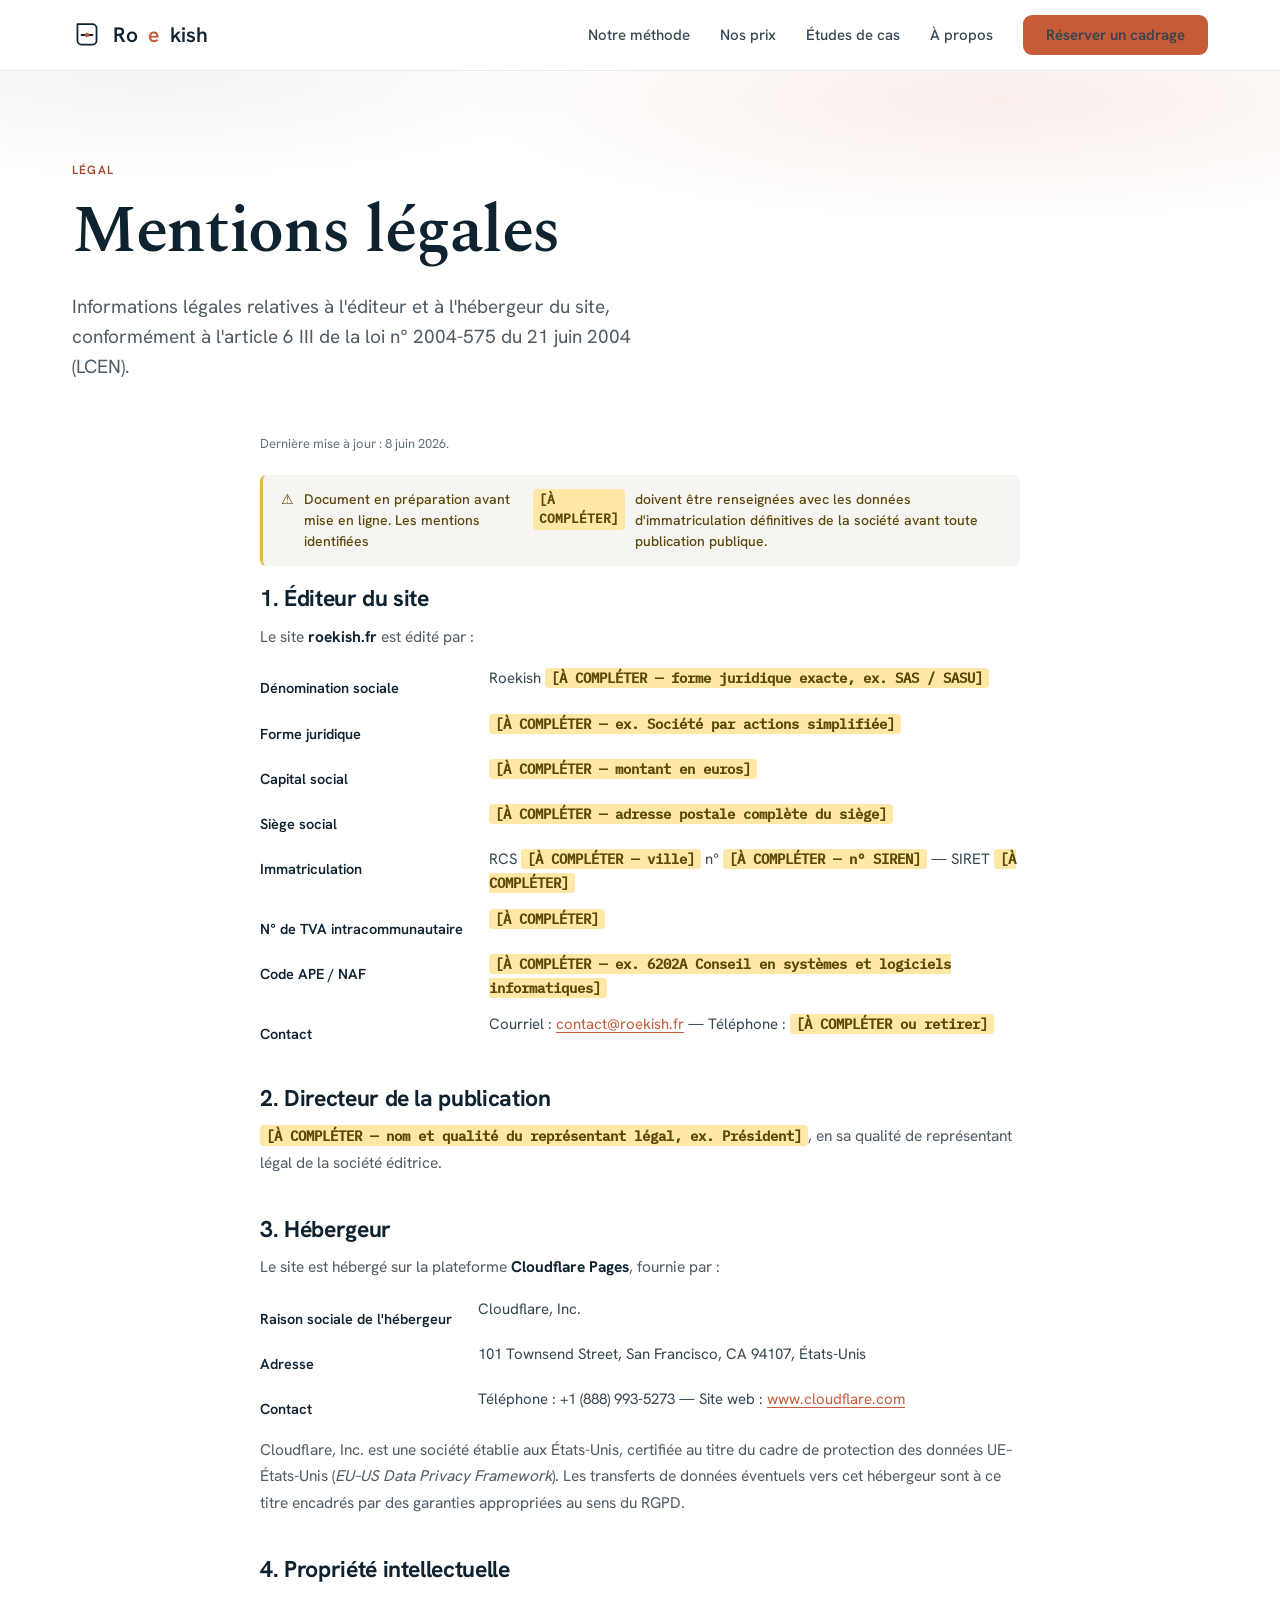
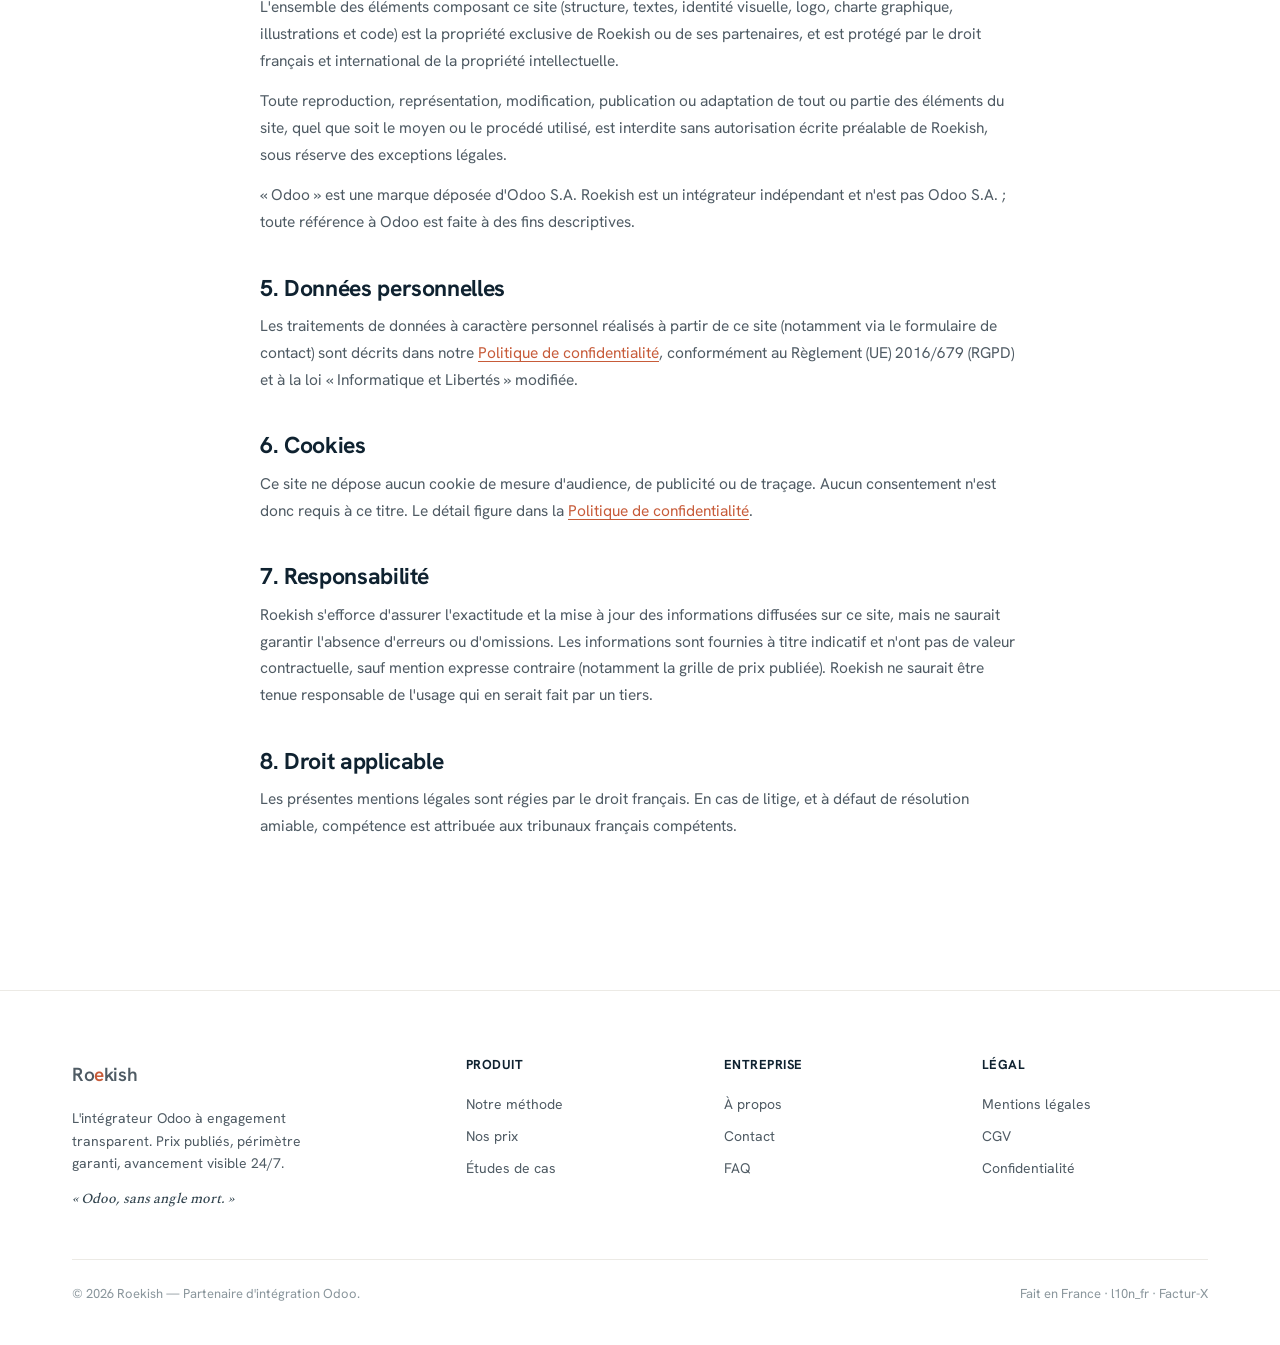
<file: mentions-legales.html>
<!DOCTYPE html>
<html lang="fr">
<head>
<meta charset="utf-8">
<meta name="viewport" content="width=device-width, initial-scale=1">
<title>Mentions légales | Roekish</title>
<meta name="description" content="Mentions légales du site Roekish — éditeur, hébergeur, propriété intellectuelle et données personnelles.">
<link rel="canonical" href="https://roekish.fr/mentions-legales.html">
<meta name="robots" content="noindex,nofollow">
<meta name="theme-color" content="#0F2230">
<meta property="og:type" content="website">
<meta property="og:site_name" content="Roekish">
<meta property="og:locale" content="fr_FR">
<meta property="og:url" content="https://roekish.fr/mentions-legales.html">
<meta property="og:title" content="Mentions légales | Roekish">
<meta property="og:description" content="Mentions légales du site Roekish — éditeur, hébergeur, propriété intellectuelle.">
<meta property="og:image" content="https://roekish.fr/assets/og-image.svg">
<meta name="twitter:card" content="summary_large_image">
<meta name="twitter:image" content="https://roekish.fr/assets/og-image.svg">
<link rel="icon" href="assets/favicon.svg" type="image/svg+xml">
<script>document.documentElement.classList.add('js')</script>
<link rel="stylesheet" href="assets/roekish.css">
<style>
  .legal-main{padding-bottom:40px}
  .legal{max-width:760px;margin:0 auto}
  .legal h2{font-size:23px;margin:40px 0 12px}
  .legal h3{font-size:17px;margin:24px 0 8px}
  .legal p,.legal li{color:var(--encre-60,#3a4a52);line-height:1.72;font-size:15.5px}
  .legal ul{margin:10px 0 10px 20px}
  .legal li{margin-bottom:6px}
  .legal dl{margin:8px 0 16px}
  .legal dt{font-weight:600;margin-top:12px;color:var(--encre,#0F2230)}
  .legal dd{margin:2px 0 0}
  .legal a{color:var(--terracotta,#C75B39)}
  .legal .updated{font-size:13px;color:#62727a}
  .todo{background:#FFE7A6;color:#5b4708;padding:1px 6px;border-radius:4px;font-weight:600;font-size:0.92em}
  .legal-note{background:var(--papier,#F7F3EC);border-left:3px solid #E0B84A;padding:14px 18px;border-radius:6px;margin:20px 0;font-size:14px;color:#5b4708}
</style>
</head>
<body>
<a class="skip" href="#main">Aller au contenu</a>

<nav class="nav" aria-label="Navigation principale"><div class="wrap">
  <a class="brand" href="index.html" aria-label="Roekish — accueil">
    <svg class="logo-symbol" width="30" height="30" viewBox="0 0 44 44" fill="none" aria-hidden="true"><path d="M8 6 H30 a6 6 0 0 1 6 6 V30 a6 6 0 0 1 -6 6 H14 a6 6 0 0 1 -6 -6 V6" stroke="#0F2230" stroke-width="2.6" stroke-linecap="round"/><line x1="14" y1="22" x2="30" y2="22" stroke="#0F2230" stroke-width="2.6" stroke-linecap="round"/><circle cx="22" cy="22" r="3.4" fill="#C75B39"/></svg>
    Ro<span class="oe">e</span>kish
  </a>
  <button class="nav-toggle" aria-label="Ouvrir le menu" aria-controls="nav-links" aria-expanded="false"><span></span><span></span><span></span></button>
  <div class="nav-links" id="nav-links">
    <a href="methode.html">Notre méthode</a>
    <a href="prix.html">Nos prix</a>
    <a href="etudes-de-cas.html">Études de cas</a>
    <a href="a-propos.html">À propos</a>
    <a class="btn btn-accent" href="contact.html" style="height:40px">Réserver un cadrage</a>
  </div>
</div></nav>

<main id="main" class="legal-main">

<header class="hero"><div class="wrap">
  <p class="eyebrow" data-reveal>Légal</p>
  <h1 class="display" data-reveal data-reveal-delay="1" style="margin-top:18px;max-width:16ch">Mentions légales</h1>
  <p class="lead" data-reveal data-reveal-delay="2" style="max-width:54ch">Informations légales relatives à l'éditeur et à l'hébergeur du site, conformément à l'article 6 III de la loi n° 2004-575 du 21 juin 2004 (LCEN).</p>
</div></header>

<section style="padding-top:8px"><div class="wrap">
  <div class="legal" data-reveal>
    <p class="updated">Dernière mise à jour : 8 juin 2026.</p>

    <div class="legal-note">Document en préparation avant mise en ligne. Les mentions identifiées <span class="todo">[À COMPLÉTER]</span> doivent être renseignées avec les données d'immatriculation définitives de la société avant toute publication publique.</div>

    <h2>1. Éditeur du site</h2>
    <p>Le site <strong>roekish.fr</strong> est édité par :</p>
    <dl>
      <dt>Dénomination sociale</dt>
      <dd>Roekish <span class="todo">[À COMPLÉTER — forme juridique exacte, ex. SAS / SASU]</span></dd>
      <dt>Forme juridique</dt>
      <dd><span class="todo">[À COMPLÉTER — ex. Société par actions simplifiée]</span></dd>
      <dt>Capital social</dt>
      <dd><span class="todo">[À COMPLÉTER — montant en euros]</span></dd>
      <dt>Siège social</dt>
      <dd><span class="todo">[À COMPLÉTER — adresse postale complète du siège]</span></dd>
      <dt>Immatriculation</dt>
      <dd>RCS <span class="todo">[À COMPLÉTER — ville]</span> n° <span class="todo">[À COMPLÉTER — n° SIREN]</span> — SIRET <span class="todo">[À COMPLÉTER]</span></dd>
      <dt>N° de TVA intracommunautaire</dt>
      <dd><span class="todo">[À COMPLÉTER]</span></dd>
      <dt>Code APE / NAF</dt>
      <dd><span class="todo">[À COMPLÉTER — ex. 6202A Conseil en systèmes et logiciels informatiques]</span></dd>
      <dt>Contact</dt>
      <dd>Courriel : <a href="mailto:contact@roekish.fr">contact@roekish.fr</a> — Téléphone : <span class="todo">[À COMPLÉTER ou retirer]</span></dd>
    </dl>

    <h2>2. Directeur de la publication</h2>
    <p><span class="todo">[À COMPLÉTER — nom et qualité du représentant légal, ex. Président]</span>, en sa qualité de représentant légal de la société éditrice.</p>

    <h2>3. Hébergeur</h2>
    <p>Le site est hébergé sur la plateforme <strong>Cloudflare Pages</strong>, fournie par :</p>
    <dl>
      <dt>Raison sociale de l'hébergeur</dt>
      <dd>Cloudflare, Inc.</dd>
      <dt>Adresse</dt>
      <dd>101 Townsend Street, San Francisco, CA 94107, États-Unis</dd>
      <dt>Contact</dt>
      <dd>Téléphone : +1 (888) 993-5273 — Site web : <a href="https://www.cloudflare.com" target="_blank" rel="noopener">www.cloudflare.com</a></dd>
    </dl>
    <p>Cloudflare, Inc. est une société établie aux États-Unis, certifiée au titre du cadre de protection des données UE–États-Unis (<em>EU–US Data Privacy Framework</em>). Les transferts de données éventuels vers cet hébergeur sont à ce titre encadrés par des garanties appropriées au sens du RGPD.</p>

    <h2>4. Propriété intellectuelle</h2>
    <p>L'ensemble des éléments composant ce site (structure, textes, identité visuelle, logo, charte graphique, illustrations et code) est la propriété exclusive de Roekish ou de ses partenaires, et est protégé par le droit français et international de la propriété intellectuelle.</p>
    <p>Toute reproduction, représentation, modification, publication ou adaptation de tout ou partie des éléments du site, quel que soit le moyen ou le procédé utilisé, est interdite sans autorisation écrite préalable de Roekish, sous réserve des exceptions légales.</p>
    <p>« Odoo » est une marque déposée d'Odoo S.A. Roekish est un intégrateur indépendant et n'est pas Odoo S.A. ; toute référence à Odoo est faite à des fins descriptives.</p>

    <h2>5. Données personnelles</h2>
    <p>Les traitements de données à caractère personnel réalisés à partir de ce site (notamment via le formulaire de contact) sont décrits dans notre <a href="confidentialite.html">Politique de confidentialité</a>, conformément au Règlement (UE) 2016/679 (RGPD) et à la loi « Informatique et Libertés » modifiée.</p>

    <h2>6. Cookies</h2>
    <p>Ce site ne dépose aucun cookie de mesure d'audience, de publicité ou de traçage. Aucun consentement n'est donc requis à ce titre. Le détail figure dans la <a href="confidentialite.html#cookies">Politique de confidentialité</a>.</p>

    <h2>7. Responsabilité</h2>
    <p>Roekish s'efforce d'assurer l'exactitude et la mise à jour des informations diffusées sur ce site, mais ne saurait garantir l'absence d'erreurs ou d'omissions. Les informations sont fournies à titre indicatif et n'ont pas de valeur contractuelle, sauf mention expresse contraire (notamment la grille de prix publiée). Roekish ne saurait être tenue responsable de l'usage qui en serait fait par un tiers.</p>

    <h2>8. Droit applicable</h2>
    <p>Les présentes mentions légales sont régies par le droit français. En cas de litige, et à défaut de résolution amiable, compétence est attribuée aux tribunaux français compétents.</p>
  </div>
</div></section>

</main>

<footer class="foot"><div class="wrap">
  <div class="foot-grid">
    <div>
      <a class="brand" href="index.html" style="font-size:19px">Ro<span class="oe">e</span>kish</a>
      <p style="margin-top:12px;max-width:34ch">L'intégrateur Odoo à engagement transparent. Prix publiés, périmètre garanti, avancement visible 24/7.</p>
      <p class="kicker" style="margin-top:14px;color:var(--encre-80)">« Odoo, sans angle mort. »</p>
    </div>
    <div><strong>Produit</strong><a href="methode.html">Notre méthode</a><a href="prix.html">Nos prix</a><a href="etudes-de-cas.html">Études de cas</a></div>
    <div><strong>Entreprise</strong><a href="a-propos.html">À propos</a><a href="contact.html">Contact</a><a href="prix.html#faq">FAQ</a></div>
    <div><strong>Légal</strong><a href="mentions-legales.html">Mentions légales</a><a href="cgv.html">CGV</a><a href="confidentialite.html">Confidentialité</a></div>
  </div>
  <div class="foot-bottom">
    <span>© <span data-year>2026</span> Roekish — Partenaire d'intégration Odoo.</span>
    <span>Fait en France · l10n_fr · Factur-X</span>
  </div>
</div></footer>

<script src="assets/site.js" defer></script>
</body>
</html>
</file>
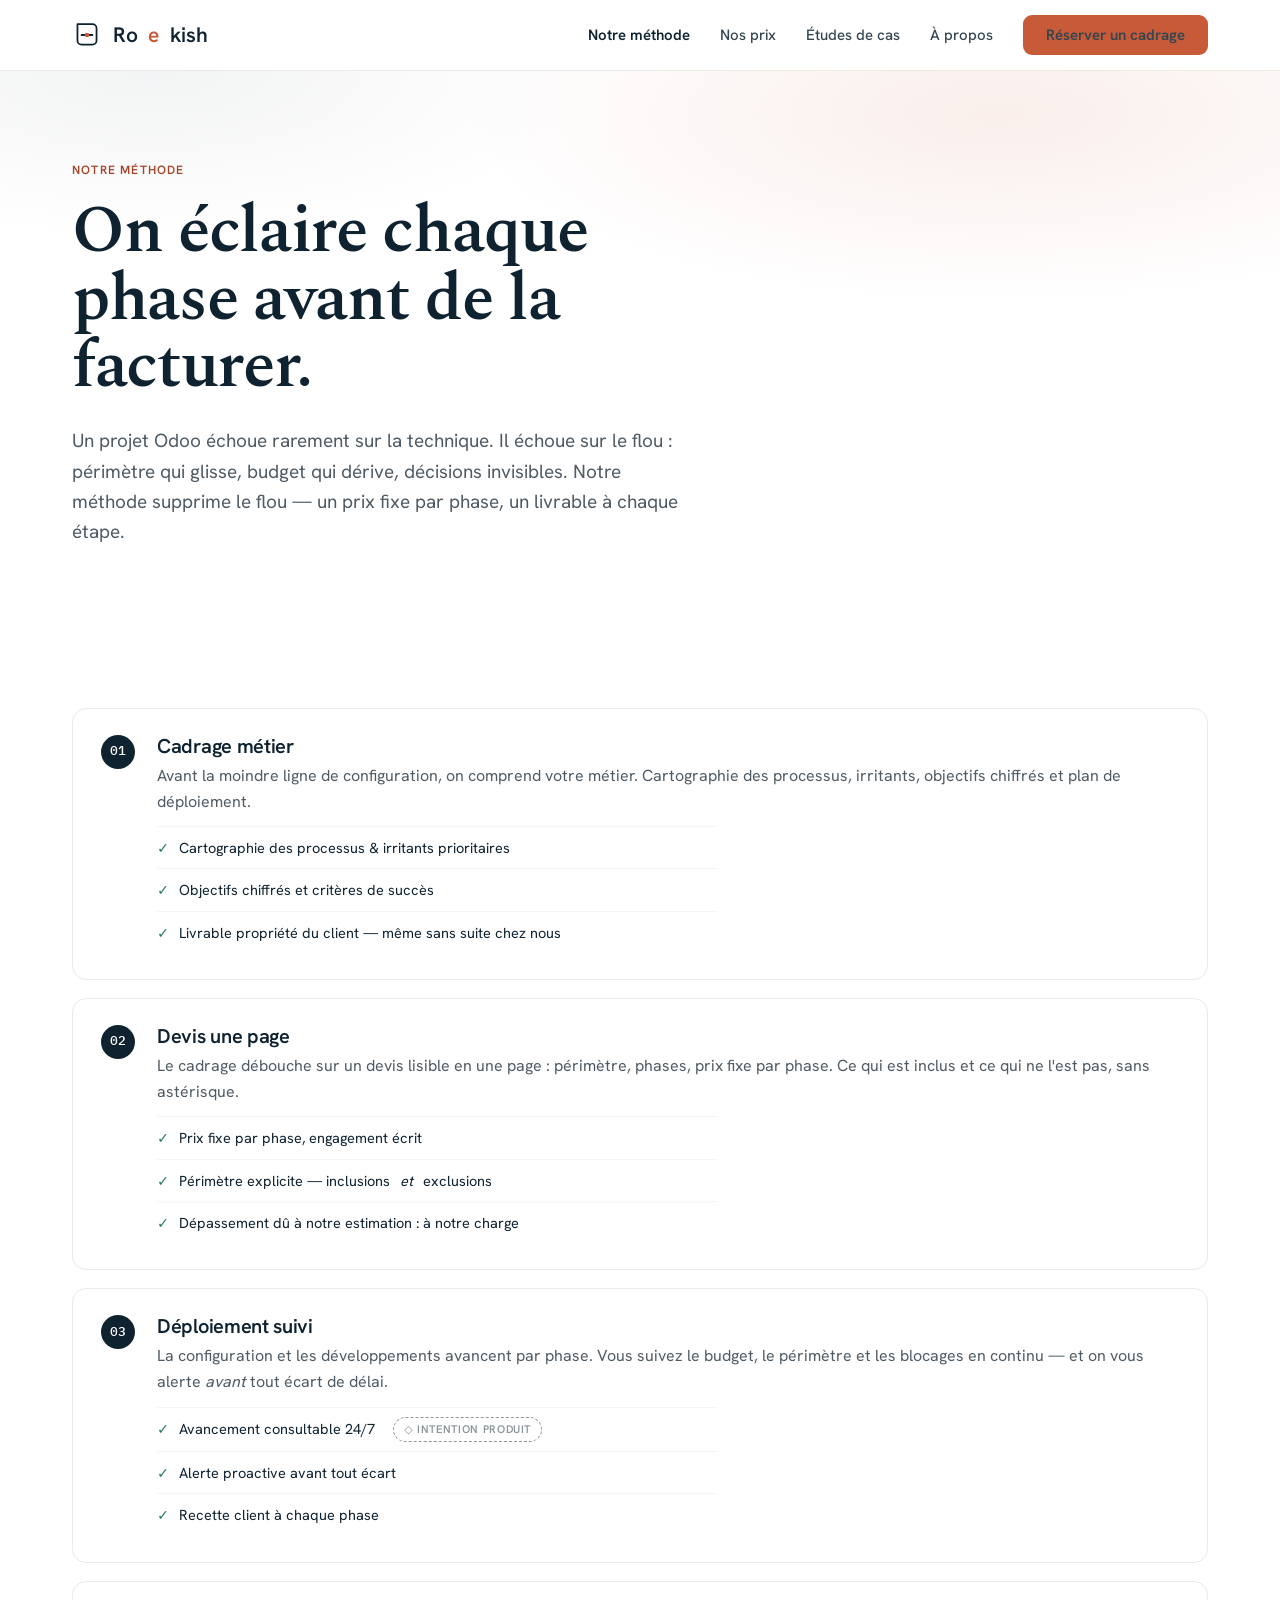
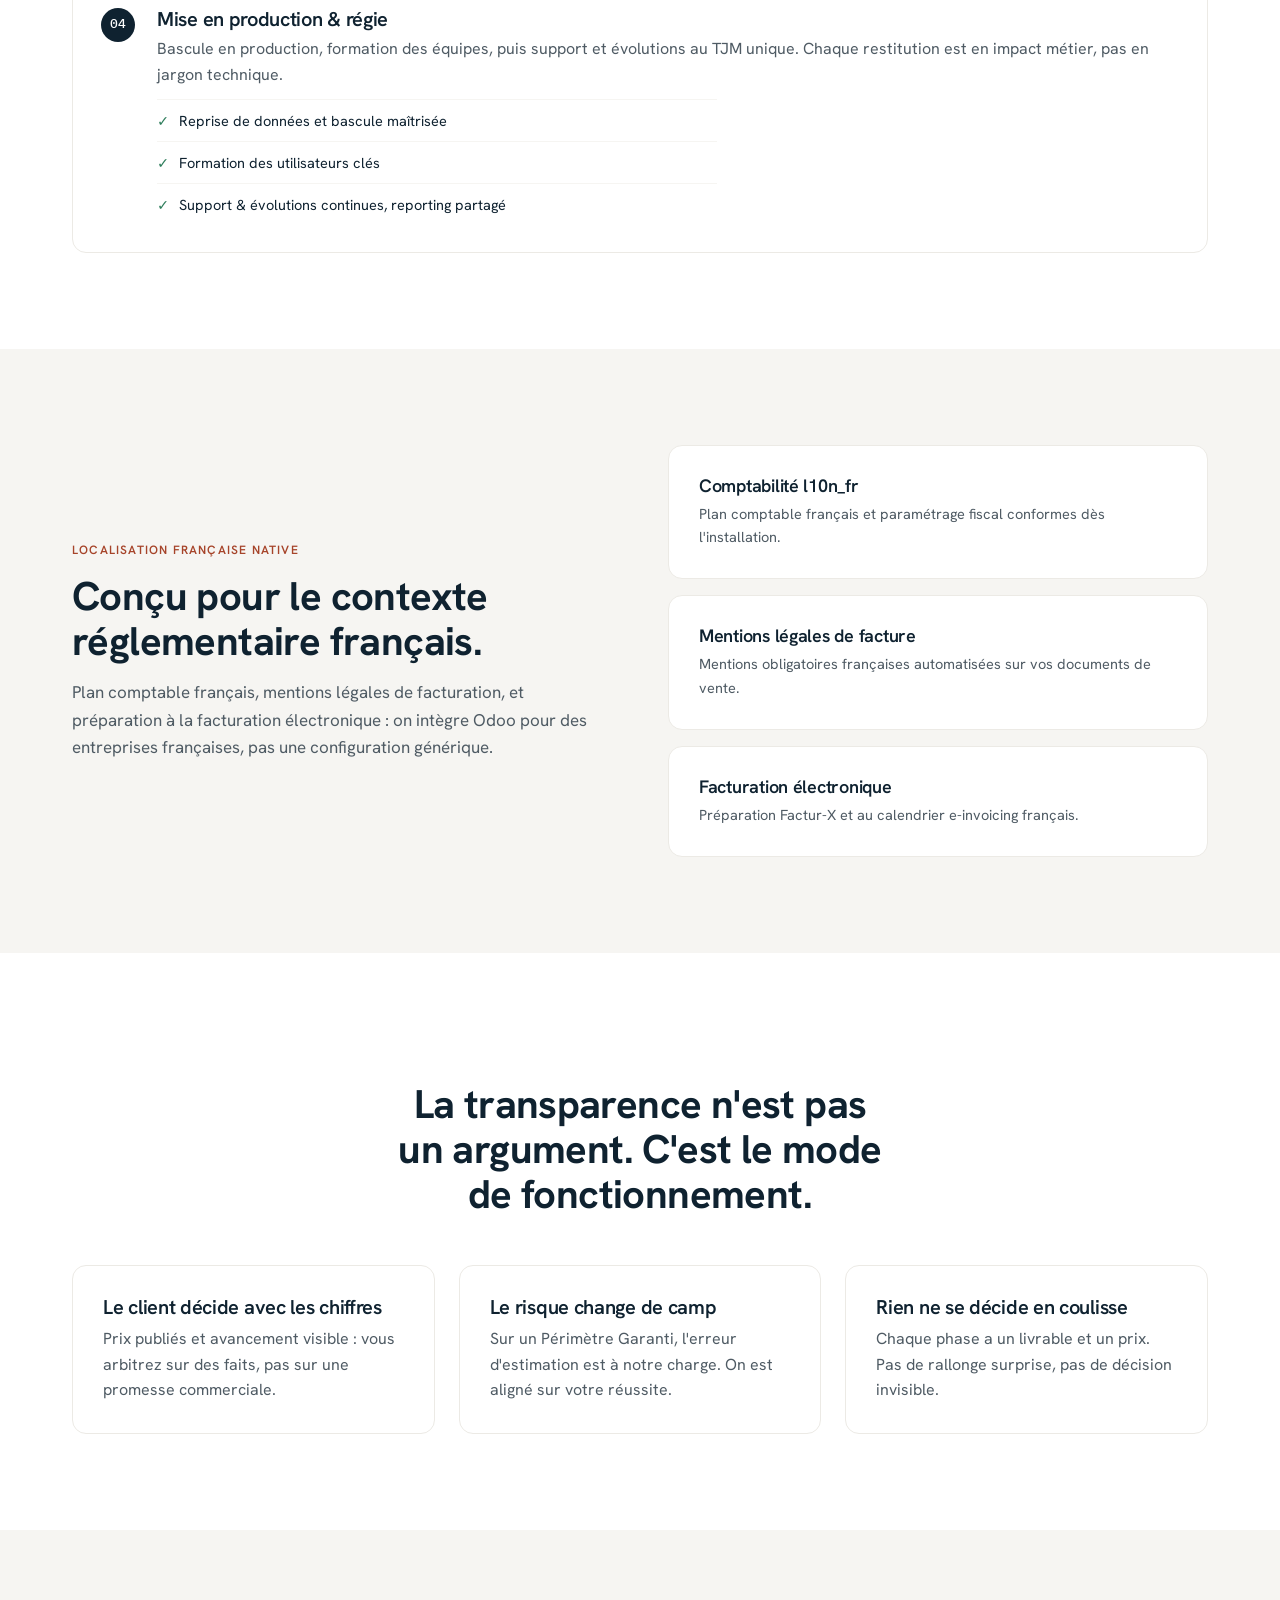
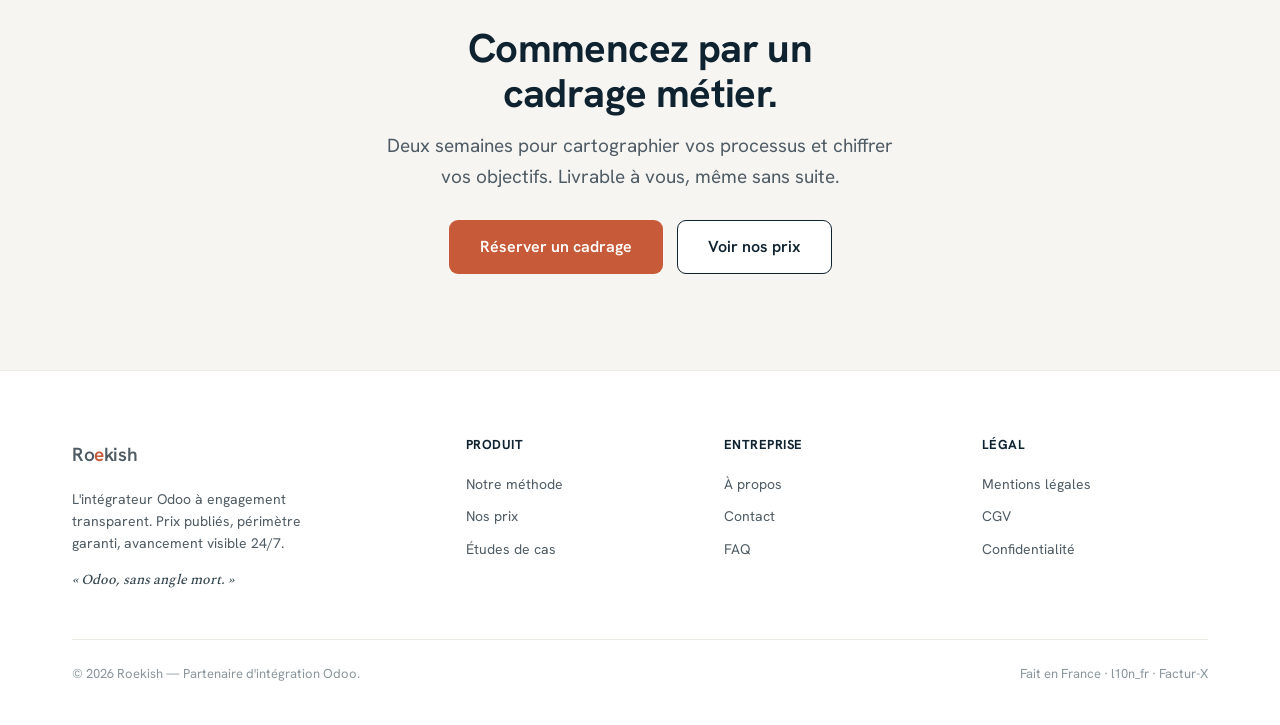
<file: methode.html>
<!DOCTYPE html>
<html lang="fr">
<head>
<meta charset="utf-8">
<meta name="viewport" content="width=device-width, initial-scale=1">
<title>Notre méthode — Intégration Odoo en 4 phases | Roekish</title>
<meta name="description" content="La méthode Roekish pour intégrer Odoo sans angle mort : cadrage métier, devis une page, déploiement suivi en temps réel, mise en production et régie. Un prix fixe par phase.">
<link rel="canonical" href="https://roekish.fr/methode.html">
<meta name="robots" content="noindex,nofollow">
<meta name="theme-color" content="#0F2230">
<meta property="og:type" content="website">
<meta property="og:site_name" content="Roekish">
<meta property="og:locale" content="fr_FR">
<meta property="og:url" content="https://roekish.fr/methode.html">
<meta property="og:title" content="Notre méthode — Intégration Odoo en 4 phases | Roekish">
<meta property="og:description" content="Cadrage métier, devis une page, déploiement suivi, mise en production. Un prix fixe par phase, aucune surprise.">
<meta property="og:image" content="https://roekish.fr/assets/og-image.svg">
<meta name="twitter:card" content="summary_large_image">
<meta name="twitter:image" content="https://roekish.fr/assets/og-image.svg">
<link rel="icon" href="assets/favicon.svg" type="image/svg+xml">
<script>document.documentElement.classList.add('js')</script>
<link rel="stylesheet" href="assets/roekish.css">
<script type="application/ld+json">
{
  "@context": "https://schema.org",
  "@type": "BreadcrumbList",
  "itemListElement": [
    { "@type": "ListItem", "position": 1, "name": "Accueil", "item": "https://roekish.fr/" },
    { "@type": "ListItem", "position": 2, "name": "Notre méthode", "item": "https://roekish.fr/methode.html" }
  ]
}
</script>
</head>
<body>
<a class="skip" href="#main">Aller au contenu</a>

<nav class="nav" aria-label="Navigation principale"><div class="wrap">
  <a class="brand" href="index.html" aria-label="Roekish — accueil">
    <svg class="logo-symbol" width="30" height="30" viewBox="0 0 44 44" fill="none" aria-hidden="true"><path d="M8 6 H30 a6 6 0 0 1 6 6 V30 a6 6 0 0 1 -6 6 H14 a6 6 0 0 1 -6 -6 V6" stroke="#0F2230" stroke-width="2.6" stroke-linecap="round"/><line x1="14" y1="22" x2="30" y2="22" stroke="#0F2230" stroke-width="2.6" stroke-linecap="round"/><circle cx="22" cy="22" r="3.4" fill="#C75B39"/></svg>
    Ro<span class="oe">e</span>kish
  </a>
  <button class="nav-toggle" aria-label="Ouvrir le menu" aria-controls="nav-links" aria-expanded="false"><span></span><span></span><span></span></button>
  <div class="nav-links" id="nav-links">
    <a href="methode.html" class="active" aria-current="page">Notre méthode</a>
    <a href="prix.html">Nos prix</a>
    <a href="etudes-de-cas.html">Études de cas</a>
    <a href="a-propos.html">À propos</a>
    <a class="btn btn-accent" href="contact.html" style="height:40px">Réserver un cadrage</a>
  </div>
</div></nav>

<main id="main">

<header class="hero"><div class="wrap">
  <p class="eyebrow" data-reveal>Notre méthode</p>
  <h1 class="display" data-reveal data-reveal-delay="1" style="margin-top:18px;max-width:18ch">On éclaire chaque phase avant de la facturer.</h1>
  <p class="lead" data-reveal data-reveal-delay="2">Un projet Odoo échoue rarement sur la technique. Il échoue sur le flou : périmètre qui glisse, budget qui dérive, décisions invisibles. Notre méthode supprime le flou — un prix fixe par phase, un livrable à chaque étape.</p>
</div></header>

<!-- 4 PHASES -->
<section><div class="wrap">
  <div class="steps">
    <div class="steprow" data-reveal>
      <span class="n" aria-hidden="true"></span>
      <div>
        <h3>Cadrage métier</h3>
        <p class="muted" style="margin-bottom:12px">Avant la moindre ligne de configuration, on comprend votre métier. Cartographie des processus, irritants, objectifs chiffrés et plan de déploiement.</p>
        <ul class="feat" style="max-width:560px">
          <li><span class="check">✓</span> Cartographie des processus & irritants prioritaires</li>
          <li><span class="check">✓</span> Objectifs chiffrés et critères de succès</li>
          <li><span class="check">✓</span> Livrable propriété du client — même sans suite chez nous</li>
        </ul>
      </div>
    </div>
    <div class="steprow" data-reveal data-reveal-delay="1">
      <span class="n" aria-hidden="true"></span>
      <div>
        <h3>Devis une page</h3>
        <p class="muted" style="margin-bottom:12px">Le cadrage débouche sur un devis lisible en une page : périmètre, phases, prix fixe par phase. Ce qui est inclus et ce qui ne l'est pas, sans astérisque.</p>
        <ul class="feat" style="max-width:560px">
          <li><span class="check">✓</span> Prix fixe par phase, engagement écrit</li>
          <li><span class="check">✓</span> Périmètre explicite — inclusions <em>et</em> exclusions</li>
          <li><span class="check">✓</span> Dépassement dû à notre estimation : à notre charge</li>
        </ul>
      </div>
    </div>
    <div class="steprow" data-reveal data-reveal-delay="2">
      <span class="n" aria-hidden="true"></span>
      <div>
        <h3>Déploiement suivi</h3>
        <p class="muted" style="margin-bottom:12px">La configuration et les développements avancent par phase. Vous suivez le budget, le périmètre et les blocages en continu — et on vous alerte <em>avant</em> tout écart de délai.</p>
        <ul class="feat" style="max-width:560px">
          <li><span class="check">✓</span> Avancement consultable 24/7 <span class="gate" style="margin-left:8px">◇ intention produit</span></li>
          <li><span class="check">✓</span> Alerte proactive avant tout écart</li>
          <li><span class="check">✓</span> Recette client à chaque phase</li>
        </ul>
      </div>
    </div>
    <div class="steprow" data-reveal data-reveal-delay="3">
      <span class="n" aria-hidden="true"></span>
      <div>
        <h3>Mise en production & régie</h3>
        <p class="muted" style="margin-bottom:12px">Bascule en production, formation des équipes, puis support et évolutions au TJM unique. Chaque restitution est en impact métier, pas en jargon technique.</p>
        <ul class="feat" style="max-width:560px">
          <li><span class="check">✓</span> Reprise de données et bascule maîtrisée</li>
          <li><span class="check">✓</span> Formation des utilisateurs clés</li>
          <li><span class="check">✓</span> Support & évolutions continues, reporting partagé</li>
        </ul>
      </div>
    </div>
  </div>
</div></section>

<!-- FRENCH LOCALISATION -->
<section class="tint"><div class="wrap">
  <div class="split">
    <div data-reveal>
      <p class="eyebrow">Localisation française native</p>
      <h2 style="margin:14px 0 16px">Conçu pour le contexte réglementaire français.</h2>
      <p class="lead" style="font-size:17px">Plan comptable français, mentions légales de facturation, et préparation à la facturation électronique : on intègre Odoo pour des entreprises françaises, pas une configuration générique.</p>
    </div>
    <div class="grid" data-reveal data-reveal-delay="1" style="gap:16px">
      <div class="card"><h3 style="font-size:18px">Comptabilité l10n_fr</h3><p class="muted" style="font-size:14.5px;margin-top:6px">Plan comptable français et paramétrage fiscal conformes dès l'installation.</p></div>
      <div class="card"><h3 style="font-size:18px">Mentions légales de facture</h3><p class="muted" style="font-size:14.5px;margin-top:6px">Mentions obligatoires françaises automatisées sur vos documents de vente.</p></div>
      <div class="card"><h3 style="font-size:18px">Facturation électronique</h3><p class="muted" style="font-size:14.5px;margin-top:6px">Préparation Factur-X et au calendrier e-invoicing français.</p></div>
    </div>
  </div>
</div></section>

<!-- WHY IT WORKS -->
<section><div class="wrap">
  <p class="eyebrow center" data-reveal>Pourquoi ça marche</p>
  <h2 class="center" data-reveal style="max-width:22ch;margin:14px auto 48px">La transparence n'est pas un argument. C'est le mode de fonctionnement.</h2>
  <div class="grid g3">
    <div class="card lift" data-reveal><h3>Le client décide avec les chiffres</h3><p class="muted" style="margin-top:8px">Prix publiés et avancement visible : vous arbitrez sur des faits, pas sur une promesse commerciale.</p></div>
    <div class="card lift" data-reveal data-reveal-delay="1"><h3>Le risque change de camp</h3><p class="muted" style="margin-top:8px">Sur un Périmètre Garanti, l'erreur d'estimation est à notre charge. On est aligné sur votre réussite.</p></div>
    <div class="card lift" data-reveal data-reveal-delay="2"><h3>Rien ne se décide en coulisse</h3><p class="muted" style="margin-top:8px">Chaque phase a un livrable et un prix. Pas de rallonge surprise, pas de décision invisible.</p></div>
  </div>
</div></section>

<section class="cta-band tint"><div class="wrap">
  <h2 data-reveal>Commencez par un cadrage métier.</h2>
  <p class="lead" data-reveal>Deux semaines pour cartographier vos processus et chiffrer vos objectifs. Livrable à vous, même sans suite.</p>
  <div class="row" data-reveal data-reveal-delay="1"><a class="btn btn-accent btn-lg" href="contact.html">Réserver un cadrage</a><a class="btn btn-secondary btn-lg" href="prix.html">Voir nos prix</a></div>
</div></section>

</main>

<footer class="foot"><div class="wrap">
  <div class="foot-grid">
    <div>
      <a class="brand" href="index.html" style="font-size:19px">Ro<span class="oe">e</span>kish</a>
      <p style="margin-top:12px;max-width:34ch">L'intégrateur Odoo à engagement transparent. Prix publiés, périmètre garanti, avancement visible 24/7.</p>
      <p class="kicker" style="margin-top:14px;color:var(--encre-80)">« Odoo, sans angle mort. »</p>
    </div>
    <div><strong>Produit</strong><a href="methode.html">Notre méthode</a><a href="prix.html">Nos prix</a><a href="etudes-de-cas.html">Études de cas</a></div>
    <div><strong>Entreprise</strong><a href="a-propos.html">À propos</a><a href="contact.html">Contact</a><a href="prix.html#faq">FAQ</a></div>
    <div><strong>Légal</strong><a href="mentions-legales.html">Mentions légales</a><a href="cgv.html">CGV</a><a href="confidentialite.html">Confidentialité</a></div>
  </div>
  <div class="foot-bottom">
    <span>© <span data-year>2026</span> Roekish — Partenaire d'intégration Odoo.</span>
    <span>Fait en France · l10n_fr · Factur-X</span>
  </div>
</div></footer>

<script src="assets/site.js" defer></script>
</body>
</html>
</file>
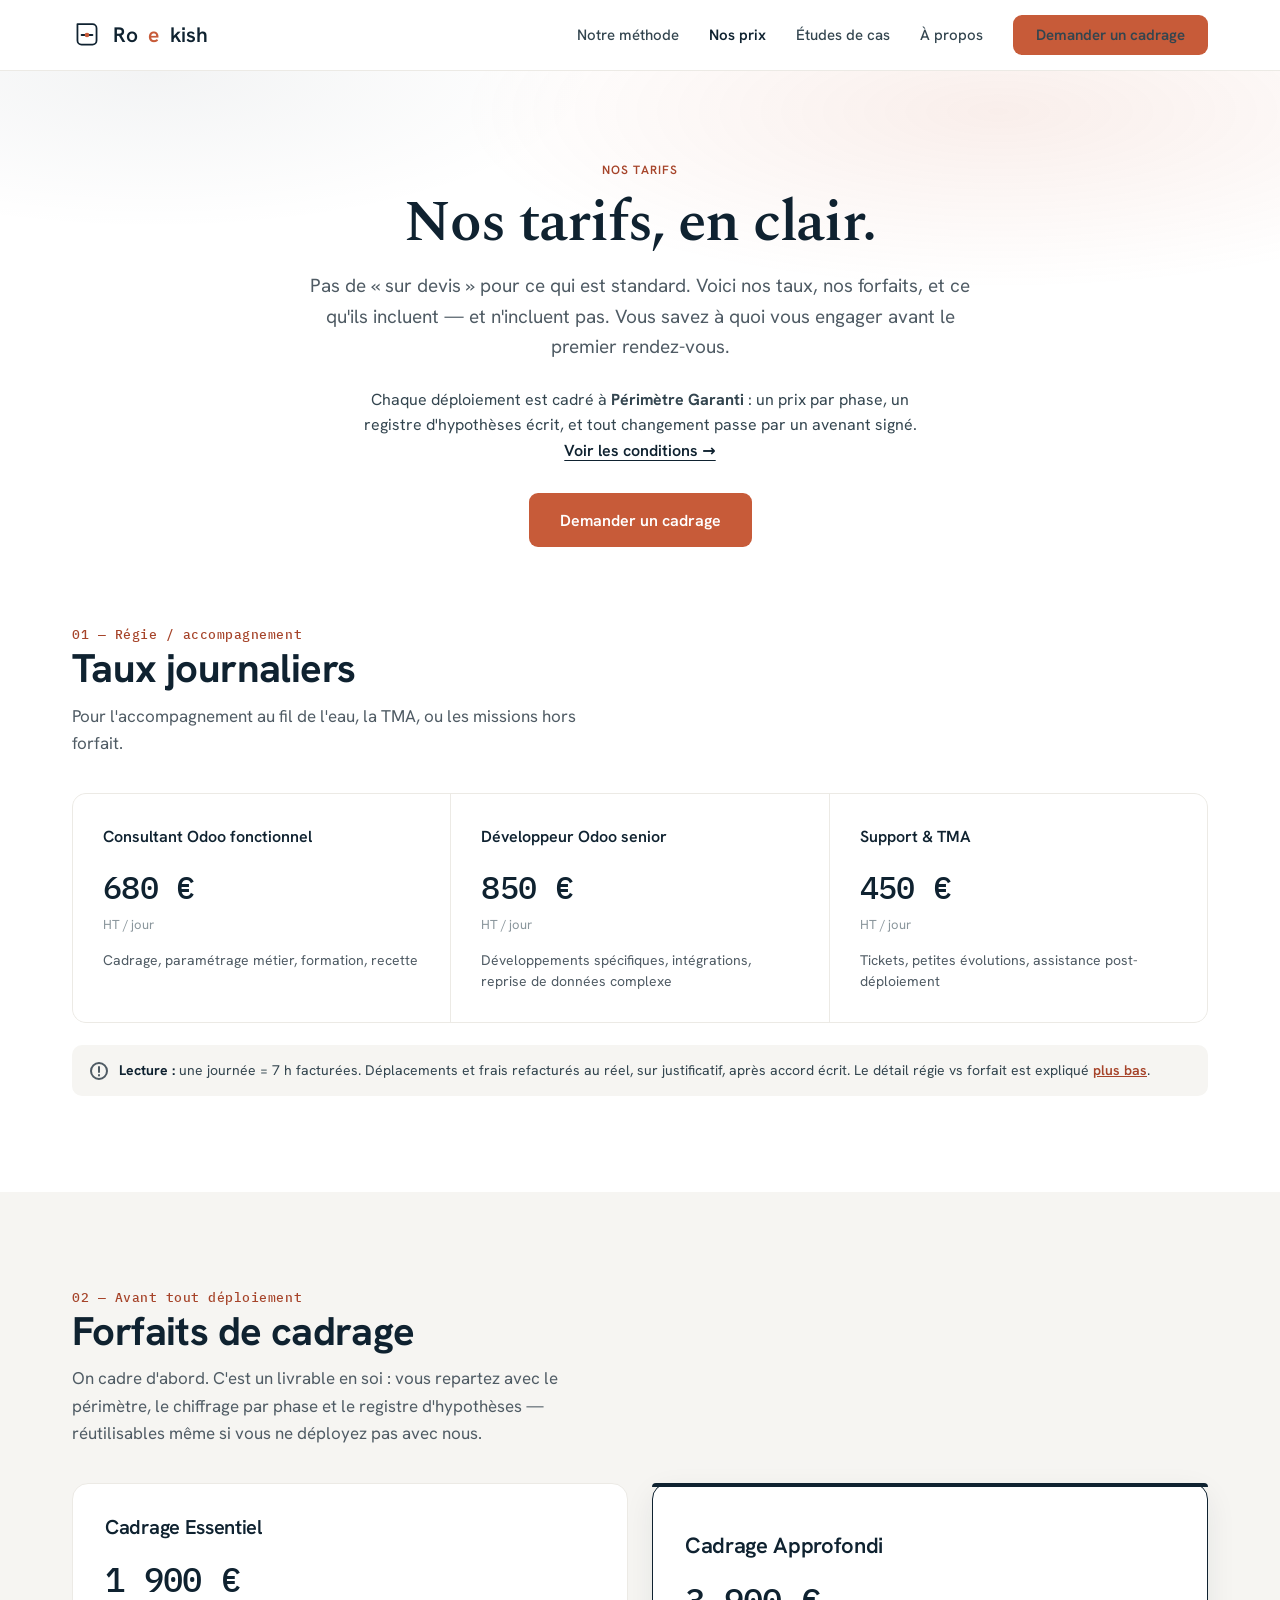
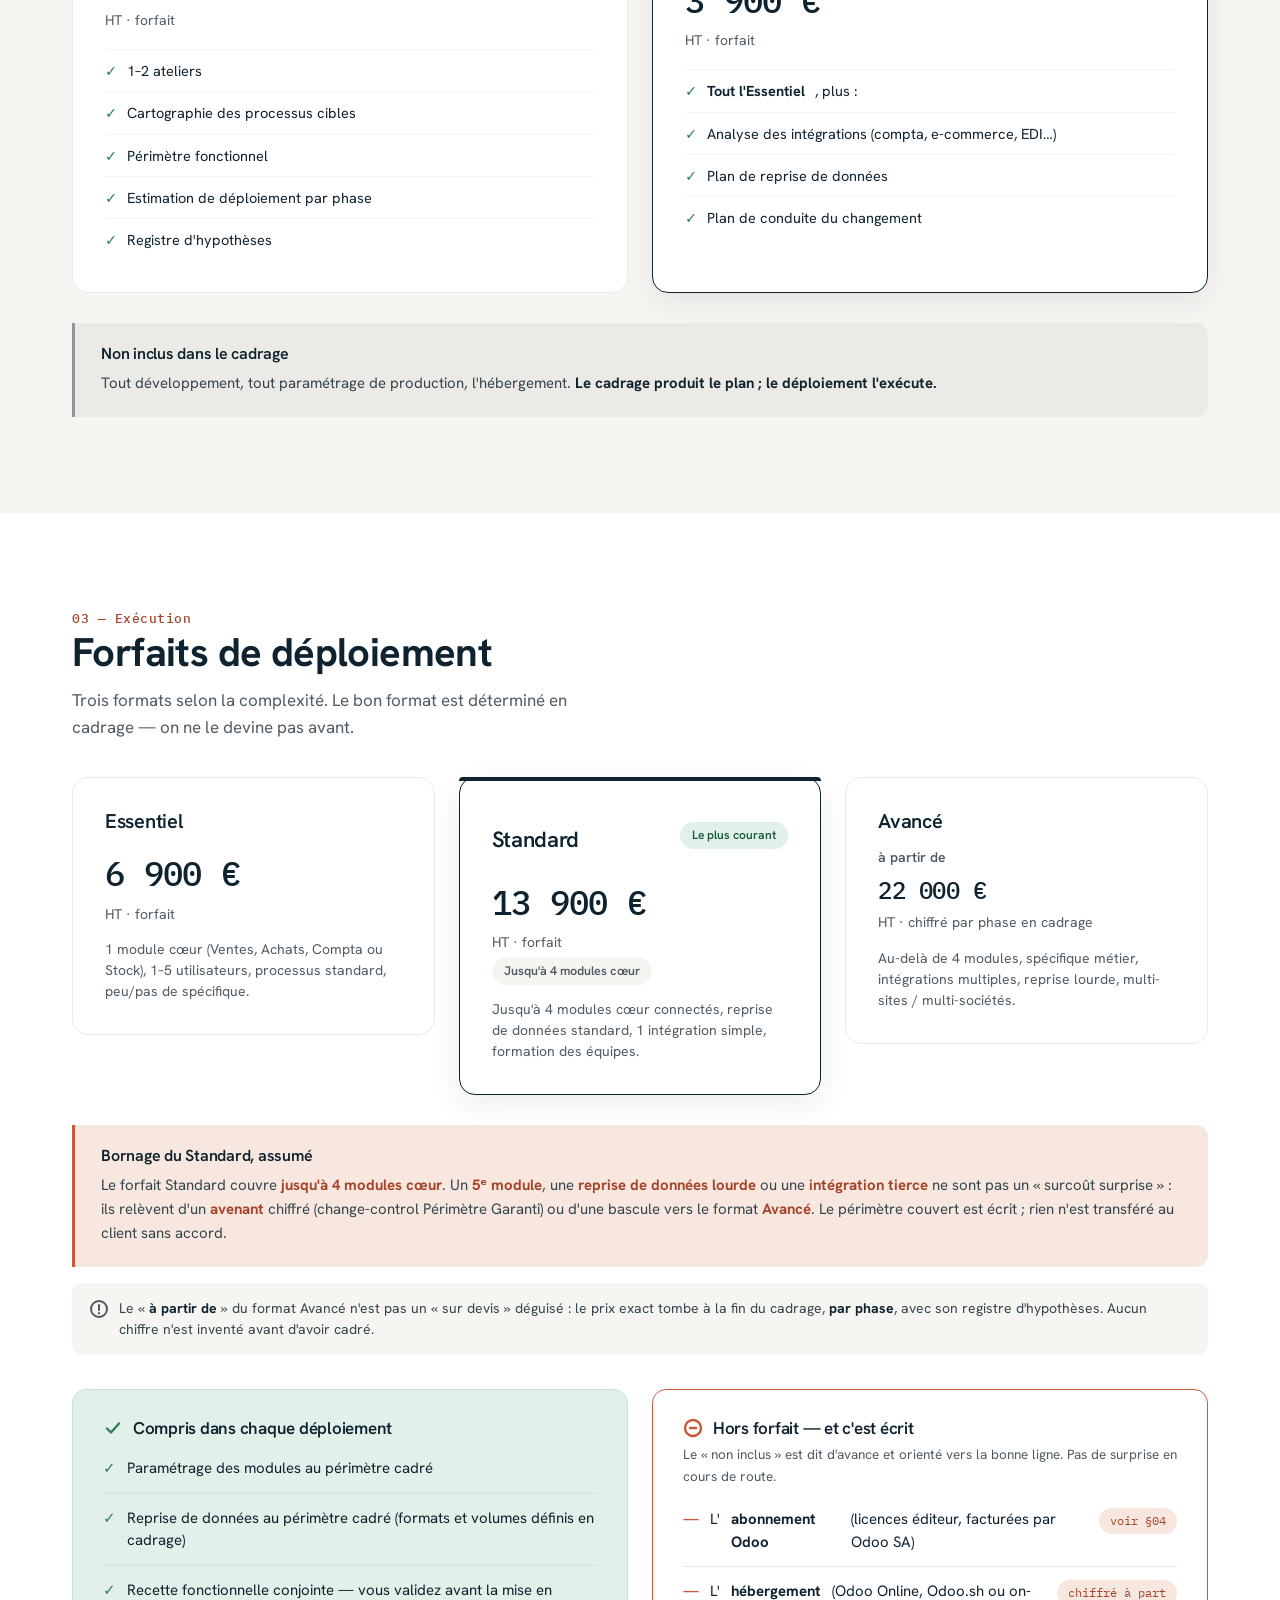
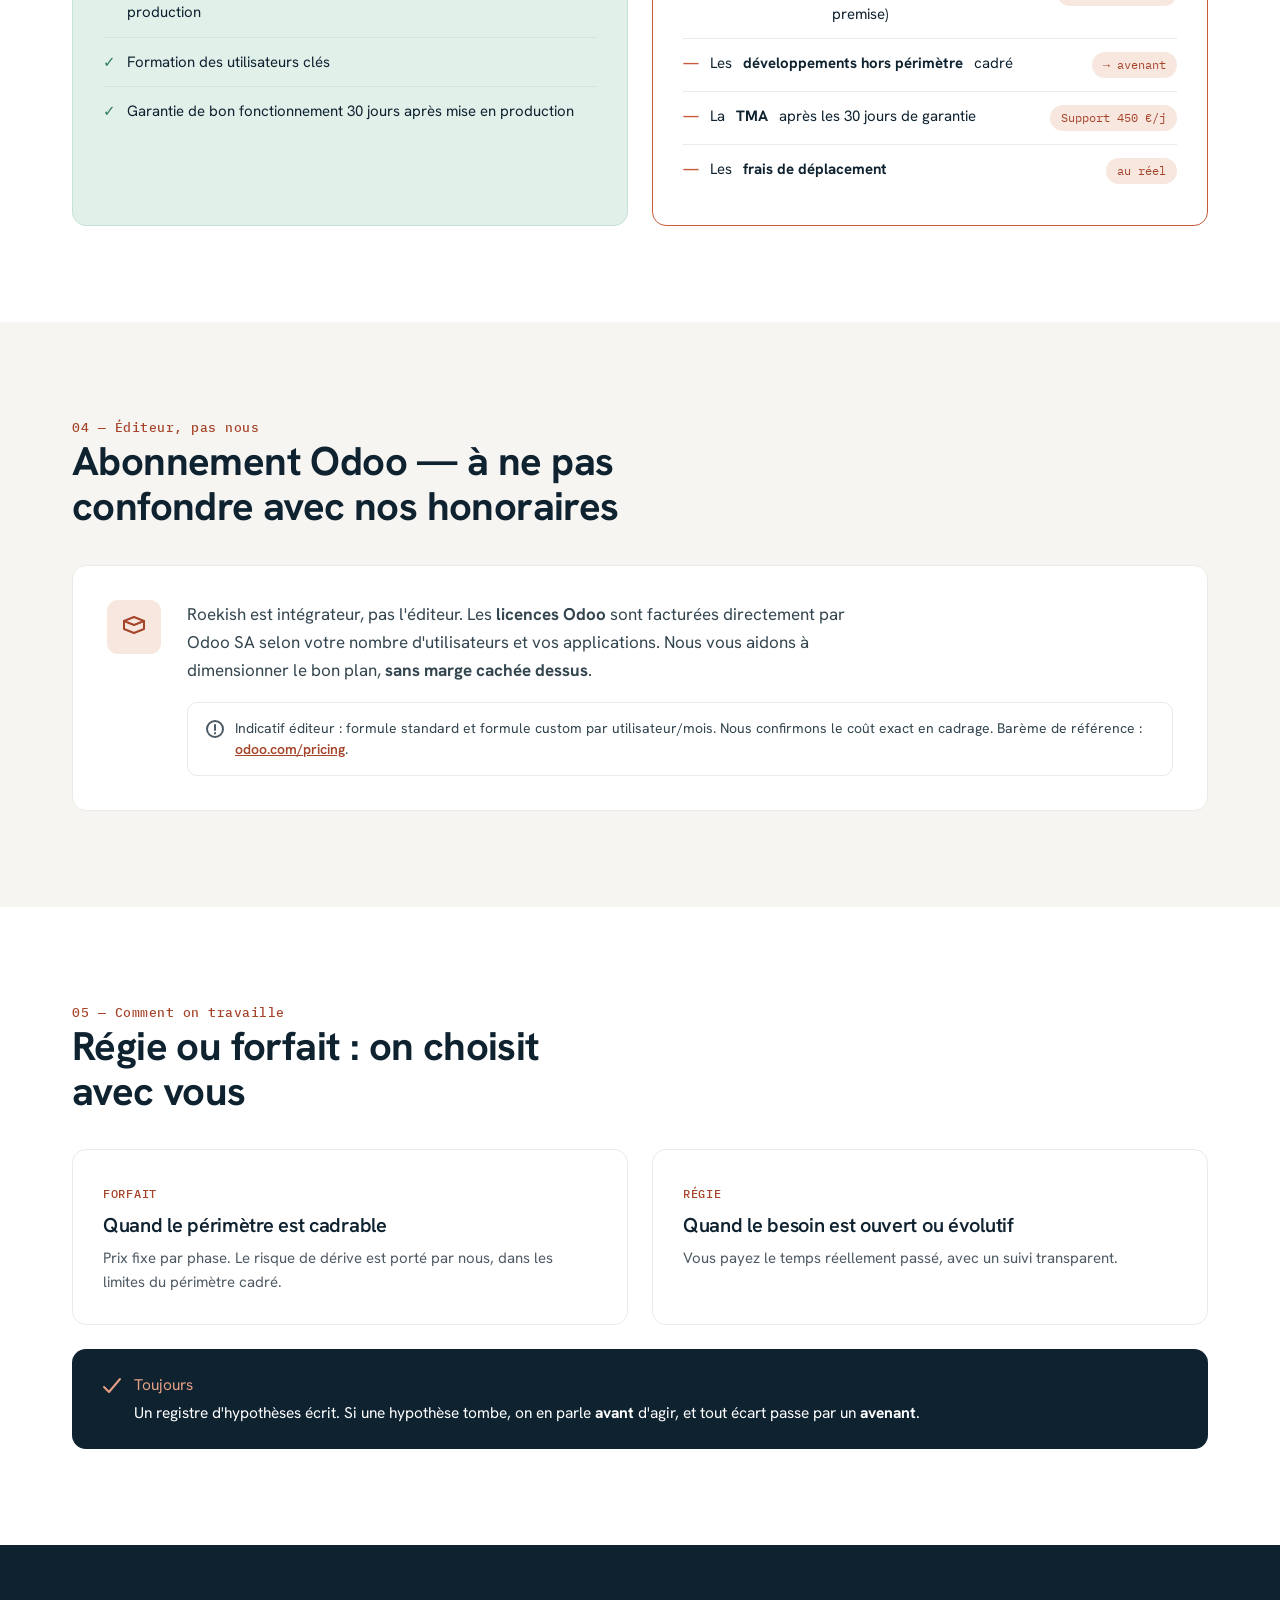
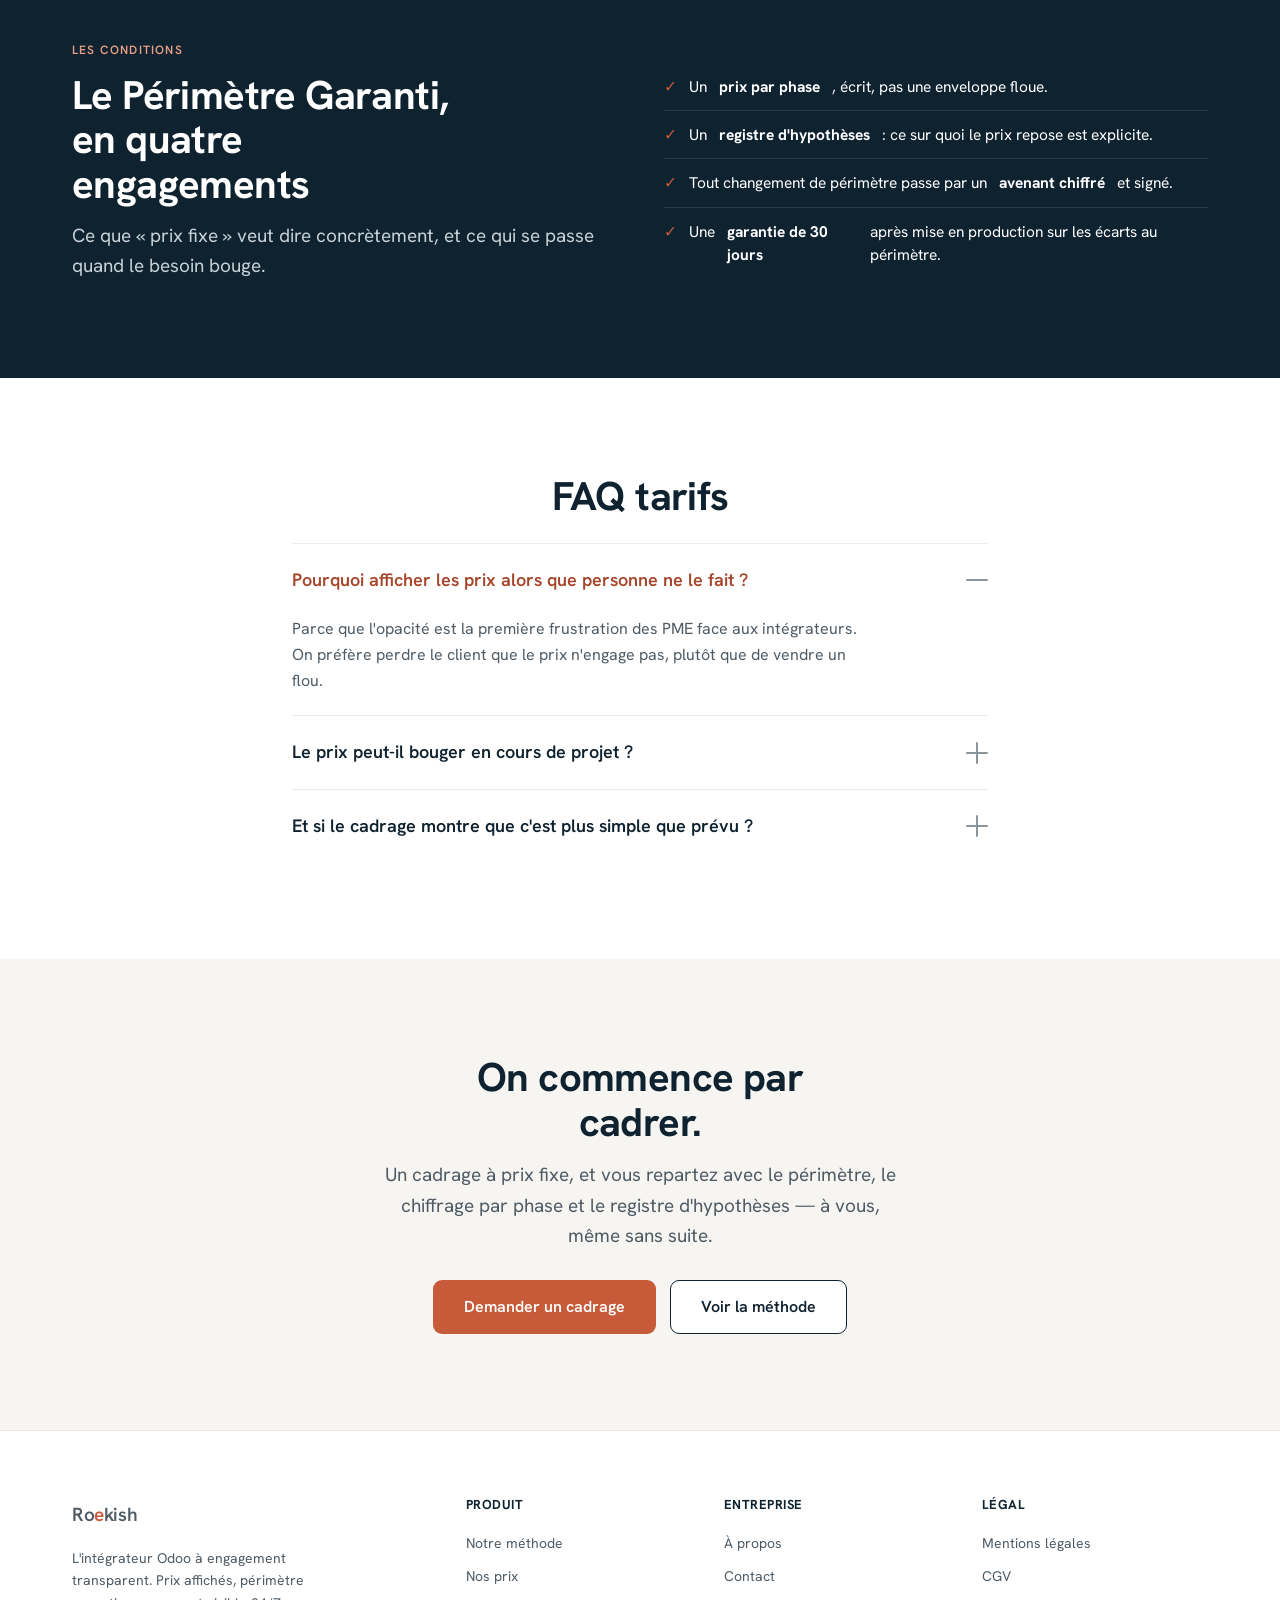
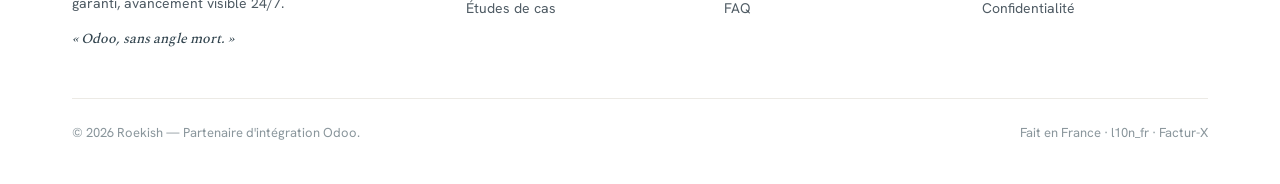
<file: prix.html>
<!DOCTYPE html>
<html lang="fr">
<head>
<meta charset="utf-8">
<meta name="viewport" content="width=device-width, initial-scale=1">
<title>Nos tarifs, en clair — taux, forfaits et ce qu'ils incluent | Roekish</title>
<meta name="description" content="Pas de « sur devis » pour ce qui est standard. Taux journaliers, forfaits de cadrage et de déploiement Odoo, et ce qu'ils incluent — et n'incluent pas. Vous savez à quoi vous engager avant le premier rendez-vous.">
<link rel="canonical" href="https://roekish.fr/prix.html">
<meta name="robots" content="noindex,nofollow">
<meta name="theme-color" content="#0F2230">
<meta property="og:type" content="website">
<meta property="og:site_name" content="Roekish">
<meta property="og:locale" content="fr_FR">
<meta property="og:url" content="https://roekish.fr/prix.html">
<meta property="og:title" content="Nos tarifs, en clair | Roekish">
<meta property="og:description" content="Des prix affichés, un « non inclus » assumé, un Périmètre Garanti écrit. Pas de devis fantôme.">
<meta property="og:image" content="https://roekish.fr/assets/og-image.svg">
<meta name="twitter:card" content="summary_large_image">
<meta name="twitter:image" content="https://roekish.fr/assets/og-image.svg">
<link rel="icon" href="assets/favicon.svg" type="image/svg+xml">
<script>document.documentElement.classList.add('js')</script>
<link rel="stylesheet" href="assets/roekish.css">
<script type="application/ld+json">
{
  "@context": "https://schema.org",
  "@type": "FAQPage",
  "mainEntity": [
    { "@type": "Question", "name": "Pourquoi afficher les prix alors que personne ne le fait ?", "acceptedAnswer": { "@type": "Answer", "text": "Parce que l'opacité est la première frustration des PME face aux intégrateurs. On préfère perdre le client que le prix n'engage pas, plutôt que de vendre un flou." } },
    { "@type": "Question", "name": "Le prix peut-il bouger en cours de projet ?", "acceptedAnswer": { "@type": "Answer", "text": "Le prix des phases cadrées est fixe. Il ne bouge que si vous demandez un changement de périmètre — et alors par avenant chiffré, jamais par surprise." } },
    { "@type": "Question", "name": "Et si le cadrage montre que c'est plus simple que prévu ?", "acceptedAnswer": { "@type": "Answer", "text": "On vous propose le format le moins cher qui couvre le besoin. Le cadrage sert aussi à ça." } }
  ]
}
</script>
</head>
<body>
<a class="skip" href="#main">Aller au contenu</a>

<nav class="nav" aria-label="Navigation principale"><div class="wrap">
  <a class="brand" href="index.html" aria-label="Roekish — accueil">
    <svg class="logo-symbol" width="30" height="30" viewBox="0 0 44 44" fill="none" aria-hidden="true"><path d="M8 6 H30 a6 6 0 0 1 6 6 V30 a6 6 0 0 1 -6 6 H14 a6 6 0 0 1 -6 -6 V6" stroke="#0F2230" stroke-width="2.6" stroke-linecap="round"/><line x1="14" y1="22" x2="30" y2="22" stroke="#0F2230" stroke-width="2.6" stroke-linecap="round"/><circle cx="22" cy="22" r="3.4" fill="#C75B39"/></svg>
    Ro<span class="oe">e</span>kish
  </a>
  <button class="nav-toggle" aria-label="Ouvrir le menu" aria-controls="nav-links" aria-expanded="false"><span></span><span></span><span></span></button>
  <div class="nav-links" id="nav-links">
    <a href="methode.html">Notre méthode</a>
    <a href="prix.html" class="active" aria-current="page">Nos prix</a>
    <a href="etudes-de-cas.html">Études de cas</a>
    <a href="a-propos.html">À propos</a>
    <a class="btn btn-accent" href="contact.html" style="height:40px">Demander un cadrage</a>
  </div>
</div></nav>

<main id="main">

<!-- HERO -->
<header class="hero" style="text-align:center"><div class="wrap">
  <p class="eyebrow" data-reveal>Nos tarifs</p>
  <h1 class="display" data-reveal data-reveal-delay="1" style="font-size:clamp(38px,4.8vw,58px);margin:14px auto 18px;max-width:16ch">Nos tarifs, en clair.</h1>
  <p class="lead" data-reveal data-reveal-delay="2" style="max-width:62ch;margin:0 auto">Pas de « sur devis » pour ce qui est standard. Voici nos taux, nos forfaits, et ce qu'ils incluent — et n'incluent pas. Vous savez à quoi vous engager avant le premier rendez-vous.</p>
  <p data-reveal data-reveal-delay="2" style="max-width:64ch;margin:24px auto 0;font-size:16px;color:var(--encre-80);line-height:1.6">
    Chaque déploiement est cadré à <strong>Périmètre Garanti</strong> : un prix par phase, un registre d'hypothèses écrit, et tout changement passe par un avenant signé.
    <a href="#perimetre-garanti" class="btn-ghost" style="font-weight:600">Voir les conditions →</a>
  </p>
  <div class="hero-cta" data-reveal data-reveal-delay="3" style="justify-content:center;margin-top:30px">
    <a class="btn btn-accent btn-lg" href="contact.html">Demander un cadrage</a>
  </div>
</div></header>

<!-- 1. TAUX JOURNALIERS -->
<section style="padding-top:48px"><div class="wrap">
  <div class="sec-head" data-reveal>
    <p class="sec-num">01 — Régie / accompagnement</p>
    <h2>Taux journaliers</h2>
    <p class="muted" style="font-size:17px">Pour l'accompagnement au fil de l'eau, la TMA, ou les missions hors forfait.</p>
  </div>
  <div class="rates" data-reveal>
    <div class="rate">
      <div class="role">Consultant Odoo fonctionnel</div>
      <div class="amt">680 €</div><div class="unit">HT / jour</div>      <div class="for">Cadrage, paramétrage métier, formation, recette</div>
    </div>
    <div class="rate">
      <div class="role">Développeur Odoo senior</div>
      <div class="amt">850 €</div><div class="unit">HT / jour</div>      <div class="for">Développements spécifiques, intégrations, reprise de données complexe</div>
    </div>
    <div class="rate">
      <div class="role">Support &amp; TMA</div>
      <div class="amt">450 €</div><div class="unit">HT / jour</div>      <div class="for">Tickets, petites évolutions, assistance post-déploiement</div>
    </div>
  </div>
  <div class="note" data-reveal>
    <svg width="18" height="18" fill="none" stroke="#4F5B64" stroke-width="2" stroke-linecap="round" aria-hidden="true"><circle cx="9" cy="9" r="8"/><path d="M9 5v5M9 13v.5"/></svg>
    <span><strong>Lecture :</strong> une journée = 7 h facturées. Déplacements et frais refacturés au réel, sur justificatif, après accord écrit. Le détail régie vs forfait est expliqué <a href="#methode" style="color:var(--terracotta-fonce);font-weight:600">plus bas</a>.</span>
  </div>
</div></section>

<!-- 2. FORFAITS DE CADRAGE -->
<section class="tint"><div class="wrap">
  <div class="sec-head" data-reveal>
    <p class="sec-num">02 — Avant tout déploiement</p>
    <h2>Forfaits de cadrage</h2>
    <p class="muted" style="font-size:17px">On cadre d'abord. C'est un livrable en soi : vous repartez avec le périmètre, le chiffrage par phase et le registre d'hypothèses — réutilisables même si vous ne déployez pas avec nous.</p>
  </div>
  <div class="g2 grid" data-reveal>
    <article class="plan">
      <h3>Cadrage Essentiel</h3>
      <div class="amt">1 900 €</div><div class="per">HT · forfait</div>      <ul class="feat" style="margin-top:18px">
        <li><span class="check">✓</span> 1–2 ateliers</li>
        <li><span class="check">✓</span> Cartographie des processus cibles</li>
        <li><span class="check">✓</span> Périmètre fonctionnel</li>
        <li><span class="check">✓</span> Estimation de déploiement par phase</li>
        <li><span class="check">✓</span> Registre d'hypothèses</li>
      </ul>
    </article>
    <article class="plan feature">
      <h3>Cadrage Approfondi</h3>
      <div class="amt">3 900 €</div><div class="per">HT · forfait</div>      <ul class="feat" style="margin-top:18px">
        <li><span class="check">✓</span> <strong>Tout l'Essentiel</strong>, plus :</li>
        <li><span class="check">✓</span> Analyse des intégrations (compta, e-commerce, EDI…)</li>
        <li><span class="check">✓</span> Plan de reprise de données</li>
        <li><span class="check">✓</span> Plan de conduite du changement</li>
      </ul>
    </article>
  </div>
  <div class="bornage" data-reveal style="border-left-color:var(--encre-40);background:var(--brume)">
    <h3 style="color:var(--encre)">Non inclus dans le cadrage</h3>
    Tout développement, tout paramétrage de production, l'hébergement. <strong style="color:var(--encre)">Le cadrage produit le plan ; le déploiement l'exécute.</strong>
  </div>
</div></section>

<!-- 3. FORFAITS DE DÉPLOIEMENT -->
<section id="deploiement"><div class="wrap">
  <div class="sec-head" data-reveal>
    <p class="sec-num">03 — Exécution</p>
    <h2>Forfaits de déploiement</h2>
    <p class="muted" style="font-size:17px">Trois formats selon la complexité. Le bon format est déterminé en cadrage — on ne le devine pas avant.</p>
  </div>
  <div class="plans" data-reveal>
    <article class="plan">
      <h3>Essentiel</h3>
      <div class="amt">6 900 €</div><div class="per">HT · forfait</div>      <p class="muted" style="font-size:14px;margin-top:14px;line-height:1.5">1 module cœur (Ventes, Achats, Compta ou Stock), 1–5 utilisateurs, processus standard, peu/pas de spécifique.</p>
    </article>
    <article class="plan feature">
      <div style="display:flex;justify-content:space-between;align-items:center;gap:12px"><h3>Standard</h3><span class="pill preuve">Le plus courant</span></div>
      <div class="amt">13 900 €</div><div class="per">HT · forfait</div>      <span class="tag">Jusqu'à 4 modules cœur</span>
      <p class="muted" style="font-size:14px;margin-top:14px;line-height:1.5">Jusqu'à 4 modules cœur connectés, reprise de données standard, 1 intégration simple, formation des équipes.</p>
    </article>
    <article class="plan">
      <h3>Avancé</h3>
      <div class="amt from"><span class="pre">à partir de</span>22 000 €</div><div class="per">HT · chiffré par phase en cadrage</div>      <p class="muted" style="font-size:14px;margin-top:14px;line-height:1.5">Au-delà de 4 modules, spécifique métier, intégrations multiples, reprise lourde, multi-sites / multi-sociétés.</p>
    </article>
  </div>

  <div class="bornage" data-reveal>
    <h3>Bornage du Standard, assumé</h3>
    Le forfait Standard couvre <strong>jusqu'à 4 modules cœur</strong>. Un <strong>5ᵉ module</strong>, une <strong>reprise de données lourde</strong> ou une <strong>intégration tierce</strong> ne sont pas un « surcoût surprise » : ils relèvent d'un <strong>avenant</strong> chiffré (change-control Périmètre Garanti) ou d'une bascule vers le format <strong>Avancé</strong>. Le périmètre couvert est écrit ; rien n'est transféré au client sans accord.
  </div>
  <div class="note" data-reveal style="margin-top:16px">
    <svg width="18" height="18" fill="none" stroke="#4F5B64" stroke-width="2" stroke-linecap="round" aria-hidden="true"><circle cx="9" cy="9" r="8"/><path d="M9 5v5M9 13v.5"/></svg>
    <span>Le « <strong>à partir de</strong> » du format Avancé n'est pas un « sur devis » déguisé : le prix exact tombe à la fin du cadrage, <strong>par phase</strong>, avec son registre d'hypothèses. Aucun chiffre n'est inventé avant d'avoir cadré.</span>
  </div>

  <!-- INCLUS / NON INCLUS — visuellement distincts, « non inclus » valorisé -->
  <div class="scope-cols" data-reveal>
    <div class="scope incl">
      <h3>
        <svg width="20" height="20" fill="none" stroke="#2E7D5B" stroke-width="2.4" stroke-linecap="round" stroke-linejoin="round" aria-hidden="true"><path d="M4 10.5l4 4 8-9"/></svg>
        Compris dans chaque déploiement
      </h3>
      <ul>
        <li><span class="mk">✓</span> Paramétrage des modules au périmètre cadré</li>
        <li><span class="mk">✓</span> Reprise de données au périmètre cadré (formats et volumes définis en cadrage)</li>
        <li><span class="mk">✓</span> Recette fonctionnelle conjointe — vous validez avant la mise en production</li>
        <li><span class="mk">✓</span> Formation des utilisateurs clés</li>
        <li><span class="mk">✓</span> Garantie de bon fonctionnement 30 jours après mise en production</li>
      </ul>
    </div>
    <div class="scope excl">
      <h3>
        <svg width="20" height="20" fill="none" stroke="#C75B39" stroke-width="2.4" stroke-linecap="round" aria-hidden="true"><circle cx="10" cy="10" r="8"/><path d="M7 10h6"/></svg>
        Hors forfait — et c'est écrit
      </h3>
      <p class="sub">Le « non inclus » est dit d'avance et orienté vers la bonne ligne. Pas de surprise en cours de route.</p>
      <ul>
        <li><span class="lbl"><span class="mk">—</span> L'<strong>abonnement Odoo</strong> (licences éditeur, facturées par Odoo SA)</span><span class="route">voir §04</span></li>
        <li><span class="lbl"><span class="mk">—</span> L'<strong>hébergement</strong> (Odoo Online, Odoo.sh ou on-premise)</span><span class="route">chiffré à part</span></li>
        <li><span class="lbl"><span class="mk">—</span> Les <strong>développements hors périmètre</strong> cadré</span><span class="route">→ avenant</span></li>
        <li><span class="lbl"><span class="mk">—</span> La <strong>TMA</strong> après les 30 jours de garantie</span><span class="route">Support 450 €/j</span></li>
        <li><span class="lbl"><span class="mk">—</span> Les <strong>frais de déplacement</strong></span><span class="route">au réel</span></li>
      </ul>
    </div>
  </div>
</div></section>

<!-- 4. ABONNEMENT ODOO -->
<section class="tint"><div class="wrap">
  <div class="sec-head" data-reveal>
    <p class="sec-num">04 — Éditeur, pas nous</p>
    <h2>Abonnement Odoo — à ne pas confondre avec nos honoraires</h2>
  </div>
  <div class="card" data-reveal style="max-width:none;display:grid;grid-template-columns:auto 1fr;gap:26px;align-items:start;padding:34px">
    <div class="ic" style="width:54px;height:54px;background:var(--terracotta-voile)">
      <svg width="26" height="26" fill="none" stroke="#A6442A" stroke-width="2" stroke-linecap="round" stroke-linejoin="round" aria-hidden="true"><path d="M3 7l10-4 10 4-10 4z"/><path d="M3 7v8l10 4 10-4V7"/></svg>
    </div>
    <div>
      <p style="font-size:17px;color:var(--encre-80);line-height:1.65;max-width:68ch">Roekish est intégrateur, pas l'éditeur. Les <strong>licences Odoo</strong> sont facturées directement par Odoo SA selon votre nombre d'utilisateurs et vos applications. Nous vous aidons à dimensionner le bon plan, <strong>sans marge cachée dessus</strong>.</p>
      <div class="note" style="margin-top:18px;background:#fff;border:1px solid var(--brume)">
        <svg width="18" height="18" fill="none" stroke="#4F5B64" stroke-width="2" stroke-linecap="round" aria-hidden="true"><circle cx="9" cy="9" r="8"/><path d="M9 5v5M9 13v.5"/></svg>
        <span>Indicatif éditeur : formule standard et formule custom par utilisateur/mois. Nous confirmons le coût exact en cadrage. Barème de référence : <a href="https://www.odoo.com/pricing" rel="noopener" style="color:var(--terracotta-fonce);font-weight:600">odoo.com/pricing</a>.</span>
      </div>
    </div>
  </div>
</div></section>

<!-- 5. MÉTHODE — régie vs forfait -->
<section id="methode"><div class="wrap">
  <div class="sec-head" data-reveal>
    <p class="sec-num">05 — Comment on travaille</p>
    <h2>Régie ou forfait : on choisit avec vous</h2>
  </div>
  <div class="mode-cols" data-reveal>
    <div class="mode">
      <span class="k">Forfait</span>
      <h3>Quand le périmètre est cadrable</h3>
      <p>Prix fixe par phase. Le risque de dérive est porté par nous, dans les limites du périmètre cadré.</p>
    </div>
    <div class="mode">
      <span class="k">Régie</span>
      <h3>Quand le besoin est ouvert ou évolutif</h3>
      <p>Vous payez le temps réellement passé, avec un suivi transparent.</p>
    </div>
    <div class="always">
      <svg width="22" height="22" fill="none" stroke="#e7a085" stroke-width="2" stroke-linecap="round" stroke-linejoin="round" aria-hidden="true" style="flex:0 0 auto;margin-top:1px"><path d="M4 13l5 5L20 5"/></svg>
      <span><span class="k">Toujours</span> Un registre d'hypothèses écrit. Si une hypothèse tombe, on en parle <strong>avant</strong> d'agir, et tout écart passe par un <strong>avenant</strong>.</span>
    </div>
  </div>
</div></section>

<!-- PÉRIMÈTRE GARANTI — anchor pour le hero + le « non inclus » -->
<section id="perimetre-garanti" class="ink"><div class="wrap">
  <div class="guarantee">
    <div data-reveal>
      <p class="eyebrow">Les conditions</p>
      <h2 style="margin:12px 0 14px;max-width:18ch">Le Périmètre Garanti, en quatre engagements</h2>
      <p class="lead">Ce que « prix fixe » veut dire concrètement, et ce qui se passe quand le besoin bouge.</p>
    </div>
    <ul data-reveal data-reveal-delay="1">
      <li><span class="mk">✓</span> Un <strong>prix par phase</strong>, écrit, pas une enveloppe floue.</li>
      <li><span class="mk">✓</span> Un <strong>registre d'hypothèses</strong> : ce sur quoi le prix repose est explicite.</li>
      <li><span class="mk">✓</span> Tout changement de périmètre passe par un <strong>avenant chiffré</strong> et signé.</li>
      <li><span class="mk">✓</span> Une <strong>garantie de 30 jours</strong> après mise en production sur les écarts au périmètre.</li>
    </ul>
  </div>
</div></section>

<!-- 6. FAQ -->
<section id="faq"><div class="wrap faq">
  <h2 class="center" data-reveal style="margin-bottom:24px">FAQ tarifs</h2>
  <details class="qa" data-reveal open><summary>Pourquoi afficher les prix alors que personne ne le fait ?<span class="plus" aria-hidden="true"></span></summary><div class="ans">Parce que l'opacité est la première frustration des PME face aux intégrateurs. On préfère perdre le client que le prix n'engage pas, plutôt que de vendre un flou.</div></details>
  <details class="qa" data-reveal><summary>Le prix peut-il bouger en cours de projet ?<span class="plus" aria-hidden="true"></span></summary><div class="ans">Le prix des phases cadrées est fixe. Il ne bouge que si <em>vous</em> demandez un changement de périmètre — et alors par avenant chiffré, jamais par surprise.</div></details>
  <details class="qa" data-reveal><summary>Et si le cadrage montre que c'est plus simple que prévu ?<span class="plus" aria-hidden="true"></span></summary><div class="ans">On vous propose le format le moins cher qui couvre le besoin. Le cadrage sert aussi à ça.</div></details>
</div></section>

<!-- CTA BAND -->
<section class="cta-band tint"><div class="wrap">
  <h2 data-reveal>On commence par cadrer.</h2>
  <p class="lead" data-reveal>Un cadrage à prix fixe, et vous repartez avec le périmètre, le chiffrage par phase et le registre d'hypothèses — à vous, même sans suite.</p>
  <div class="row" data-reveal data-reveal-delay="1"><a class="btn btn-accent btn-lg" href="contact.html">Demander un cadrage</a><a class="btn btn-secondary btn-lg" href="methode.html">Voir la méthode</a></div>
</div></section>

</main>

<footer class="foot"><div class="wrap">
  <div class="foot-grid">
    <div>
      <a class="brand" href="index.html" style="font-size:19px">Ro<span class="oe">e</span>kish</a>
      <p style="margin-top:12px;max-width:34ch">L'intégrateur Odoo à engagement transparent. Prix affichés, périmètre garanti, avancement visible 24/7.</p>
      <p class="kicker" style="margin-top:14px;color:var(--encre-80)">« Odoo, sans angle mort. »</p>
    </div>
    <div><strong>Produit</strong><a href="methode.html">Notre méthode</a><a href="prix.html">Nos prix</a><a href="etudes-de-cas.html">Études de cas</a></div>
    <div><strong>Entreprise</strong><a href="a-propos.html">À propos</a><a href="contact.html">Contact</a><a href="prix.html#faq">FAQ</a></div>
    <div><strong>Légal</strong><a href="mentions-legales.html">Mentions légales</a><a href="cgv.html">CGV</a><a href="confidentialite.html">Confidentialité</a></div>
  </div>
  <div class="foot-bottom">
    <span>© <span data-year>2026</span> Roekish — Partenaire d'intégration Odoo.</span>
    <span>Fait en France · l10n_fr · Factur-X</span>
  </div>
</div></footer>

<script src="assets/site.js" defer></script>
</body>
</html>
</file>
<file: assets/roekish.css>
/* internal ref additions are at the end of this file (pricing scope blocks, rate table). */

/* ============================================================================
   Roekish — site stylesheet
   Built on the signed-off brand system (design/brand/roekish.css, v1 2026-06-07).
   Tokens are the canonical source of truth; this file adds the site layer:
   layout primitives, motion, and page-level components.
   ============================================================================ */

/* Polices auto-hébergées (RGPD : aucun transfert vers Google Fonts) — voir assets/fonts/ */
@import url('fonts/fonts.css');

:root{
  /* — brand tokens — */
  --blanc:#FFFFFF; --papier:#F6F5F2; --brume:#ECEAE5;
  --encre:#0F2230; --encre-80:#33454F; --encre-60:#4F5B64; --encre-40:#8A969C;
  --terracotta:#C75B39; --terracotta-fonce:#A6442A; --terracotta-voile:#F7E7DF;
  --preuve:#2E7D5B; --preuve-voile:#E2F0EA;
  --attention:#C98A2B; --attention-voile:#F7ECD6;
  --ecart:#B23A38; --ecart-voile:#F7E2E1;
  --sans:"Hanken Grotesk",system-ui,sans-serif;
  --serif:"Spectral",Georgia,serif;
  --mono:"IBM Plex Mono",monospace;
  --sh-sm:0 1px 2px rgba(15,34,48,.06);
  --sh-md:0 10px 30px rgba(15,34,48,.08);
  --sh-lg:0 24px 60px rgba(15,34,48,.12);
  --max:1200px;
  --r:14px;
}

*{box-sizing:border-box;margin:0;padding:0}
html{-webkit-font-smoothing:antialiased;scroll-behavior:smooth}
body{font-family:var(--sans);color:var(--encre);background:var(--blanc);line-height:1.6;font-size:16px}
img,svg{display:block;max-width:100%}
a{color:inherit}
:focus-visible{outline:2.5px solid var(--terracotta);outline-offset:3px;border-radius:4px}

.wrap{max-width:var(--max);margin:0 auto;padding:0 32px}
.eyebrow{font-size:12px;font-weight:600;letter-spacing:.1em;text-transform:uppercase;color:var(--terracotta-fonce)}
.serif{font-family:var(--serif)}
.num{font-family:var(--mono);font-variant-numeric:tabular-nums}
.muted{color:var(--encre-60)}
.center{text-align:center}

h1,h2,h3{line-height:1.12;letter-spacing:-.015em}
.display{font-family:var(--serif);font-weight:600;font-size:clamp(40px,5.6vw,66px);line-height:1.02;letter-spacing:-.02em}
h2{font-size:clamp(28px,3.5vw,40px);font-weight:700}
h3{font-size:20px;font-weight:600}
.lead{font-size:19px;color:var(--encre-60);line-height:1.6}
.kicker{font-family:var(--serif);font-weight:500;font-style:italic}

/* — skip link — */
.skip{position:absolute;left:-9999px;top:0;background:var(--encre);color:#fff;padding:10px 16px;border-radius:0 0 8px 0;z-index:100;font-weight:600}
.skip:focus{left:0}

/* ============================== navigation ============================== */
.nav{position:sticky;top:0;z-index:30;background:rgba(255,255,255,.82);backdrop-filter:saturate(180%) blur(12px);-webkit-backdrop-filter:saturate(180%) blur(12px);border-bottom:1px solid var(--brume)}
.nav .wrap{display:flex;align-items:center;justify-content:space-between;height:70px}
.brand{display:flex;align-items:center;gap:11px;font-weight:600;font-size:21px;letter-spacing:-.02em;text-decoration:none}
.brand .oe{color:var(--terracotta)}
.nav-links{display:flex;gap:30px;align-items:center;font-size:15px;font-weight:500}
.nav-links a{text-decoration:none;color:var(--encre-80);transition:color .15s}
.nav-links a:hover{color:var(--encre)}
.nav-links a.active{color:var(--encre);font-weight:600}
.nav-toggle{display:none;background:none;border:1px solid var(--brume);border-radius:8px;width:42px;height:42px;cursor:pointer}
.nav-toggle span{display:block;width:18px;height:2px;background:var(--encre);margin:3px auto;border-radius:2px}

/* ============================== buttons ============================== */
.btn{display:inline-flex;align-items:center;justify-content:center;gap:8px;height:46px;padding:0 22px;border-radius:9px;font-weight:600;font-size:15px;font-family:var(--sans);border:1px solid transparent;cursor:pointer;text-decoration:none;white-space:nowrap;transition:transform .12s ease,box-shadow .15s ease,background .15s}
.btn:hover{transform:translateY(-1px)}
.btn:active{transform:translateY(0)}
.btn-primary{background:var(--encre);color:#fff}
.btn-primary:hover{box-shadow:var(--sh-md)}
.btn-accent{background:var(--terracotta);color:#fff}
.btn-accent:hover{background:var(--terracotta-fonce);box-shadow:0 8px 22px rgba(199,91,57,.28)}
.btn-secondary{background:#fff;border-color:var(--encre);color:var(--encre)}
.btn-secondary:hover{background:var(--papier)}
.btn-ghost{background:transparent;color:var(--encre);text-decoration:underline;text-underline-offset:4px;padding:0 4px;height:auto}
.btn-ghost:hover{transform:none;color:var(--terracotta-fonce)}
.btn-lg{height:54px;padding:0 30px;font-size:16px}
.btn .arr{transition:transform .15s}
.btn:hover .arr{transform:translateX(3px)}

/* ============================== layout ============================== */
section{padding:96px 0}
.tint{background:var(--papier)}
.ink{background:var(--encre);color:#fff}
.ink .lead,.ink .muted{color:#c8d2d7}
.ink .eyebrow{color:#e7a085}
.grid{display:grid;gap:24px}
.g3{grid-template-columns:repeat(3,1fr)}
.g2{grid-template-columns:1fr 1fr}
.g4{grid-template-columns:repeat(4,1fr)}
.split{display:grid;grid-template-columns:1fr 1fr;gap:56px;align-items:center}

.card{background:#fff;border:1px solid var(--brume);border-radius:var(--r);padding:30px;transition:transform .18s ease,box-shadow .2s ease}
.card.lift:hover{transform:translateY(-3px);box-shadow:var(--sh-md)}

.pill{display:inline-flex;align-items:center;gap:6px;height:27px;padding:0 12px;border-radius:999px;font-size:12px;font-weight:600}
.pill.preuve{background:var(--preuve-voile);color:#1c5a3f}
.pill.ecart{background:var(--ecart-voile);color:#822a28}
.dot{width:7px;height:7px;border-radius:50%;display:inline-block}
.gate{display:inline-flex;align-items:center;gap:6px;font-size:11px;font-weight:600;letter-spacing:.06em;text-transform:uppercase;color:var(--encre-40);border:1px dashed var(--encre-40);border-radius:999px;padding:3px 10px}
.ink .gate{color:#9fb0b8;border-color:#3a4c56}

/* governance banner for unconfirmed figures */
.banner{display:flex;gap:10px;align-items:flex-start;background:var(--attention-voile);color:#7a5310;border-radius:10px;padding:13px 18px;font-size:14px;font-weight:500;line-height:1.45}
.banner svg{flex:0 0 auto;margin-top:1px}

/* ============================== hero ============================== */
.hero{position:relative;padding:90px 0 30px;overflow:hidden}
.hero::before{content:"";position:absolute;inset:0;z-index:-1;
  background:
    radial-gradient(60% 50% at 78% 8%, rgba(199,91,57,.10), transparent 70%),
    radial-gradient(50% 45% at 12% 0%, rgba(15,34,48,.05), transparent 70%);
}
.hero .display{max-width:15ch}
.hero .lead{max-width:56ch;margin:26px 0 34px}
.hero-cta{display:flex;gap:14px;flex-wrap:wrap;align-items:center}
.trust{margin-top:48px;display:flex;gap:14px 28px;flex-wrap:wrap;align-items:center;color:var(--encre-40);font-size:12.5px;font-weight:600;letter-spacing:.05em}
.trust .sep{color:var(--brume)}

/* ============================== feature icons ============================== */
.ic{width:46px;height:46px;border-radius:11px;background:var(--papier);display:flex;align-items:center;justify-content:center}
.feature h3{margin:18px 0 8px;font-size:22px}

/* ============================== proof strip ============================== */
.proof-strip{display:grid;grid-template-columns:repeat(3,1fr);gap:1px;background:var(--brume);border:1px solid var(--brume);border-radius:var(--r);overflow:hidden}
.proof-strip>div{background:#fff;padding:26px}
.proof-strip .amt{font-family:var(--mono);font-size:26px;margin-top:4px;font-weight:500}

/* ============================== quote ============================== */
.quote{font-family:var(--serif);font-size:clamp(22px,3vw,30px);line-height:1.36;max-width:26ch}

/* ============================== steps / method ============================== */
.steps{counter-reset:step;display:grid;gap:18px}
.steprow{display:grid;grid-template-columns:auto 1fr;gap:22px;align-items:start;background:#fff;border:1px solid var(--brume);border-radius:var(--r);padding:26px 28px}
.steprow .n{counter-increment:step;font-family:var(--mono);font-size:13px;font-weight:500;color:#fff;background:var(--encre);width:34px;height:34px;border-radius:50%;display:flex;align-items:center;justify-content:center}
.steprow .n::before{content:counter(step,decimal-leading-zero)}
.steprow h3{margin-bottom:6px}

/* ============================== pricing ============================== */
.plans{display:grid;grid-template-columns:repeat(3,1fr);gap:24px;align-items:start}
.plan{background:#fff;border:1px solid var(--brume);border-radius:16px;padding:32px;position:relative}
.plan.feature{border-color:var(--encre);box-shadow:var(--sh-md)}
.plan.feature::before{content:"";position:absolute;inset:-1px -1px auto -1px;height:4px;background:var(--encre);border-radius:16px 16px 0 0}
.plan .amt{font-family:var(--mono);font-size:34px;font-weight:500;letter-spacing:-.02em;margin:14px 0 2px}
.plan .per{color:var(--encre-60);font-size:14px}
.plan .cta{margin:22px 0 18px;width:100%}
.feat{list-style:none;font-size:14.5px}
.feat li{display:flex;gap:10px;padding:9px 0;border-top:1px solid var(--papier);align-items:flex-start}
.check{color:var(--preuve);font-weight:800;flex:0 0 auto}
.dash{color:var(--encre-40);flex:0 0 auto}
.compare{border:1px solid var(--brume);border-radius:var(--r);overflow:hidden}
.compare .r{display:grid;grid-template-columns:2fr 1fr 1fr;border-top:1px solid var(--brume)}
.compare .r:first-child{border-top:none;background:var(--papier);font-weight:600}
.compare .c{padding:14px 20px;font-size:14px}

/* ============================== faq ============================== */
.faq{max-width:760px;margin:0 auto}
.qa{border-top:1px solid var(--brume)}
.qa summary{cursor:pointer;list-style:none;padding:22px 0;font-size:18px;font-weight:600;display:flex;justify-content:space-between;align-items:center;gap:16px}
.qa summary::-webkit-details-marker{display:none}
.qa summary .plus{flex:0 0 auto;width:22px;height:22px;position:relative;transition:transform .2s}
.qa summary .plus::before,.qa summary .plus::after{content:"";position:absolute;background:var(--encre-40);border-radius:2px}
.qa summary .plus::before{left:0;right:0;top:10px;height:2px}
.qa summary .plus::after{top:0;bottom:0;left:10px;width:2px;transition:transform .2s}
.qa[open] summary .plus::after{transform:scaleY(0)}
.qa[open] summary{color:var(--terracotta-fonce)}
.qa .ans{padding:0 0 22px;color:var(--encre-60);max-width:64ch}

/* ============================== logos / trust row ============================== */
.logos{display:flex;flex-wrap:wrap;gap:20px 40px;align-items:center;justify-content:center;opacity:.7}
.logos .ph{font-weight:700;color:var(--encre-40);font-size:18px;letter-spacing:.02em}

/* ============================== CTA band ============================== */
.cta-band{text-align:center}
.cta-band h2{max-width:18ch;margin:0 auto 16px}
.cta-band .lead{max-width:48ch;margin:0 auto 28px}
.cta-band .row{display:flex;gap:14px;justify-content:center;flex-wrap:wrap}

/* ============================== mini dashboard preview ============================== */
.dashprev{background:var(--encre);color:#fff;border:none;border-radius:16px;padding:34px}
.dashprev .bar{height:9px;border-radius:999px;background:#1c2f3a;margin-top:8px;overflow:hidden}
.dashprev .bar>span{display:block;height:100%}

/* ============================== forms ============================== */
.field{margin-bottom:16px}
.field label{display:block;font-size:13px;font-weight:600;margin-bottom:6px}
.field input,.field textarea,.field select{width:100%;min-height:46px;border:1px solid var(--brume);border-radius:9px;padding:12px 14px;font-family:var(--sans);font-size:15px;background:#fff;color:var(--encre)}
.field textarea{min-height:130px;resize:vertical}
.field input:focus,.field textarea:focus,.field select:focus{outline:none;border-color:var(--encre)}
.form-status{margin:0 0 18px;padding:13px 16px;border-radius:9px;font-size:14px;line-height:1.5;display:flex;gap:10px;align-items:flex-start}
.form-status svg{flex:0 0 auto;margin-top:1px}
.form-status.ok{background:var(--preuve-voile);color:#1c5a3f;border:1px solid #c5e2d4}
.form-status.err{background:var(--ecart-voile);color:#822a28;border:1px solid #eecaca}
/* inline per-field validation (recoverable) */
.field.invalid input,.field.invalid textarea,.field.invalid select{border-color:var(--ecart);background:#fff}
.field .field-err{display:none;margin-top:6px;font-size:12.5px;font-weight:600;color:var(--ecart)}
.field.invalid .field-err{display:block}
/* honeypot — kept out of the visual + a11y tree, never tabbable */
.hp{position:absolute;left:-9999px;width:1px;height:1px;overflow:hidden}
/* submit busy state */
.btn[aria-busy="true"]{opacity:.7;pointer-events:none}
.btn .spin{width:15px;height:15px;border:2px solid rgba(255,255,255,.45);border-top-color:#fff;border-radius:50%;display:none;animation:spin .7s linear infinite}
.btn[aria-busy="true"] .spin{display:inline-block}
@keyframes spin{to{transform:rotate(360deg)}}
@media (prefers-reduced-motion:reduce){.btn .spin{animation:none}}
/* success panel that replaces the form after a confirmed send */
.form-done{display:none;text-align:center;padding:14px 8px}
.form-done .tick{width:54px;height:54px;border-radius:50%;background:var(--preuve-voile);color:var(--preuve);display:flex;align-items:center;justify-content:center;margin:0 auto 18px}
.lead-form.sent .form-body{display:none}
.lead-form.sent .form-done{display:block}

/* ============================== legal / prose pages ============================== */
.legal-main .hero{padding-bottom:8px}
.legal{max-width:760px}
.legal .updated{font-size:13px;color:var(--encre-40);margin-bottom:18px}
.legal h2{font-size:clamp(21px,2.4vw,26px);margin:42px 0 14px;scroll-margin-top:90px}
.legal h2:first-of-type{margin-top:8px}
.legal h3{font-size:18px;margin:24px 0 8px}
.legal p,.legal li{color:var(--encre-80);font-size:16px;line-height:1.7}
.legal p{margin:0 0 14px}
.legal strong{color:var(--encre)}
.legal ul,.legal ol{margin:0 0 16px;padding-left:22px}
.legal li{margin-bottom:8px}
.legal a{color:var(--terracotta-fonce);text-decoration:underline;text-underline-offset:3px}
.legal dl{margin:0 0 18px;display:grid;grid-template-columns:max-content 1fr;gap:10px 26px}
.legal dt{font-weight:600;color:var(--encre);font-size:14.5px}
.legal dd{color:var(--encre-80);font-size:15px}
/* "document en préparation" banner */
.legal-note{display:flex;gap:10px;align-items:flex-start;background:var(--attention-voile);color:#7a5310;border-radius:10px;padding:14px 18px;margin:0 0 28px;font-size:14px;font-weight:500;line-height:1.5}
.legal-note::before{content:"⚠";flex:0 0 auto}
/* inline "[À COMPLÉTER]" placeholder marker — visible, unmissable, never mistaken for final copy */
.todo{background:var(--attention-voile);color:#7a5310;border-radius:5px;padding:0 6px;font-size:12.5px;font-weight:600;font-family:var(--mono);white-space:normal}
@media(max-width:600px){.legal dl{grid-template-columns:1fr;gap:2px 0}.legal dd{margin-bottom:10px}}

/* ============================== footer ============================== */
.foot{border-top:1px solid var(--brume);padding:64px 0 40px;color:var(--encre-60);font-size:14px}
.foot a{color:var(--encre-60);text-decoration:none}
.foot a:hover{color:var(--encre)}
.foot-grid{display:grid;grid-template-columns:1.6fr 1fr 1fr 1fr;gap:32px}
.foot-grid strong{color:var(--encre);display:block;margin-bottom:12px;font-size:13px;letter-spacing:.04em;text-transform:uppercase}
.foot-grid a{display:block;padding:5px 0}
.foot-bottom{display:flex;justify-content:space-between;flex-wrap:wrap;gap:12px;margin-top:48px;padding-top:24px;border-top:1px solid var(--brume);font-size:13px;color:var(--encre-40)}

/* ============================== motion (reveal) ============================== */
/* hidden state only when JS is present (html.js) — no-JS users see all content (rien à cacher) */
.js [data-reveal]{opacity:0;transform:translateY(18px);transition:opacity .6s cubic-bezier(.2,.7,.3,1),transform .6s cubic-bezier(.2,.7,.3,1)}
.js [data-reveal].in{opacity:1;transform:none}
[data-reveal-delay="1"]{transition-delay:.07s}
[data-reveal-delay="2"]{transition-delay:.14s}
[data-reveal-delay="3"]{transition-delay:.21s}
@media (prefers-reduced-motion:reduce){
  html{scroll-behavior:auto}
  [data-reveal]{opacity:1;transform:none;transition:none}
  .btn:hover,.card.lift:hover{transform:none}
}

/* ============================== responsive ============================== */
@media(max-width:920px){.split{grid-template-columns:1fr;gap:36px}.g4{grid-template-columns:1fr 1fr}}
@media(max-width:860px){
  section{padding:64px 0}
  .g3,.g2,.plans,.proof-strip,.foot-grid{grid-template-columns:1fr}
  .foot-grid{gap:28px}
  .nav-links{position:fixed;inset:70px 0 auto 0;flex-direction:column;background:#fff;border-bottom:1px solid var(--brume);padding:18px 32px 26px;gap:4px;align-items:stretch;display:none;box-shadow:var(--sh-md)}
  .nav-links.open{display:flex}
  .nav-links a{padding:12px 0}
  .nav-links a.btn{margin-top:8px}
  .nav-toggle{display:block}
  .compare .r{grid-template-columns:1.6fr .7fr .7fr}
}

/* ============================================================================
   internal ref — pricing page: rate table, scope (inclus / non inclus) blocks
   ============================================================================ */

/* section intro */
.sec-head{max-width:62ch;margin-bottom:36px}
.sec-head h2{margin-bottom:12px}
.sec-num{font-family:var(--mono);font-size:13px;font-weight:500;color:var(--terracotta-fonce);letter-spacing:.04em}

/* daily-rate cards (régie) */
.rates{display:grid;grid-template-columns:repeat(3,1fr);gap:1px;background:var(--brume);border:1px solid var(--brume);border-radius:var(--r);overflow:hidden}
.rate{background:#fff;padding:30px}
.rate .role{font-weight:600;font-size:16px}
.rate .amt{font-family:var(--mono);font-size:32px;font-weight:500;letter-spacing:-.02em;margin:12px 0 2px}
.rate .unit{font-size:13px;color:var(--encre-40)}
.rate .for{margin-top:14px;font-size:14px;color:var(--encre-60);line-height:1.5}

/* read-note (factual aside, not a warning) */
.note{display:flex;gap:11px;align-items:flex-start;background:var(--papier);border-radius:10px;padding:15px 18px;font-size:14px;color:var(--encre-80);line-height:1.5;margin-top:22px}
.note svg{flex:0 0 auto;margin-top:2px}
.note strong{color:var(--encre)}

/* deployment "à partir de" amount variant */
.plan .amt.from{font-size:24px}
.plan .amt .pre{font-family:var(--sans);font-size:14px;font-weight:600;color:var(--encre-60);letter-spacing:0;display:block;margin-bottom:2px}
.plan .tag{display:inline-block;font-size:12.5px;font-weight:600;color:var(--encre-60);background:var(--papier);border-radius:999px;padding:4px 12px;margin-top:4px}

/* bornage Standard callout */
.bornage{border-left:3px solid var(--terracotta);background:var(--terracotta-voile);border-radius:0 12px 12px 0;padding:22px 26px;margin:30px 0 0;font-size:15px;line-height:1.6;color:var(--encre-80)}
.bornage h3{font-size:16px;margin-bottom:8px;color:var(--encre)}
.bornage strong{color:var(--terracotta-fonce)}

/* inclus / non inclus — visually distinct, "non inclus" valorisé */
.scope-cols{display:grid;grid-template-columns:1fr 1fr;gap:24px;margin-top:34px}
.scope{border-radius:var(--r);padding:28px 30px}
.scope h3{display:flex;align-items:center;gap:10px;font-size:17px;margin-bottom:6px}
.scope .sub{font-size:13.5px;color:var(--encre-60);margin-bottom:8px}
.scope ul{list-style:none}
.scope li{display:flex;gap:11px;padding:13px 0;border-top:1px solid;font-size:15px;line-height:1.5;align-items:flex-start}
.scope li:first-of-type{border-top:none}
.scope.incl{background:var(--preuve-voile);border:1px solid #c5e2d4}
.scope.incl li{border-color:#cfe7da}
.scope.incl .mk{color:var(--preuve);font-weight:800;flex:0 0 auto}
.scope.excl{background:#fff;border:1.5px solid var(--terracotta)}
.scope.excl li{border-color:var(--brume);justify-content:space-between;gap:16px}
.scope.excl .lbl{display:flex;gap:11px;align-items:flex-start}
.scope.excl .mk{color:var(--terracotta);font-weight:700;flex:0 0 auto}
.scope.excl .route{flex:0 0 auto;font-family:var(--mono);font-size:12px;color:var(--terracotta-fonce);background:var(--terracotta-voile);border-radius:999px;padding:4px 11px;white-space:nowrap;align-self:flex-start}

/* régie vs forfait — two confident columns */
.mode-cols{display:grid;grid-template-columns:1fr 1fr;gap:24px}
.mode{background:#fff;border:1px solid var(--brume);border-radius:var(--r);padding:30px}
.mode .k{font-family:var(--mono);font-size:12px;font-weight:500;letter-spacing:.06em;text-transform:uppercase;color:var(--terracotta-fonce)}
.mode h3{margin:8px 0 10px;font-size:20px}
.mode p{color:var(--encre-60);font-size:15px}
.mode-cols .always{grid-column:1/-1;display:flex;gap:12px;align-items:flex-start;background:var(--encre);color:#fff;border-radius:var(--r);padding:24px 28px;font-size:15.5px;line-height:1.55}
.mode-cols .always strong{color:#fff}
.mode-cols .always .k{color:#e7a085;display:block;margin-bottom:4px}

/* perimetre garanti anchor section */
.guarantee{display:grid;grid-template-columns:1fr 1fr;gap:48px;align-items:center}
.guarantee ul{list-style:none;margin-top:18px}
.guarantee li{display:flex;gap:12px;padding:12px 0;border-top:1px solid #2a3c46;font-size:15.5px;line-height:1.5;align-items:flex-start}
.guarantee li:first-child{border-top:none}
.guarantee .mk{color:var(--terracotta);flex:0 0 auto;font-weight:700}

@media(max-width:860px){
  .rates{grid-template-columns:1fr}
  .scope-cols,.mode-cols,.guarantee{grid-template-columns:1fr}
  .scope.excl li{flex-direction:column;align-items:flex-start;gap:8px}
}
</file>
